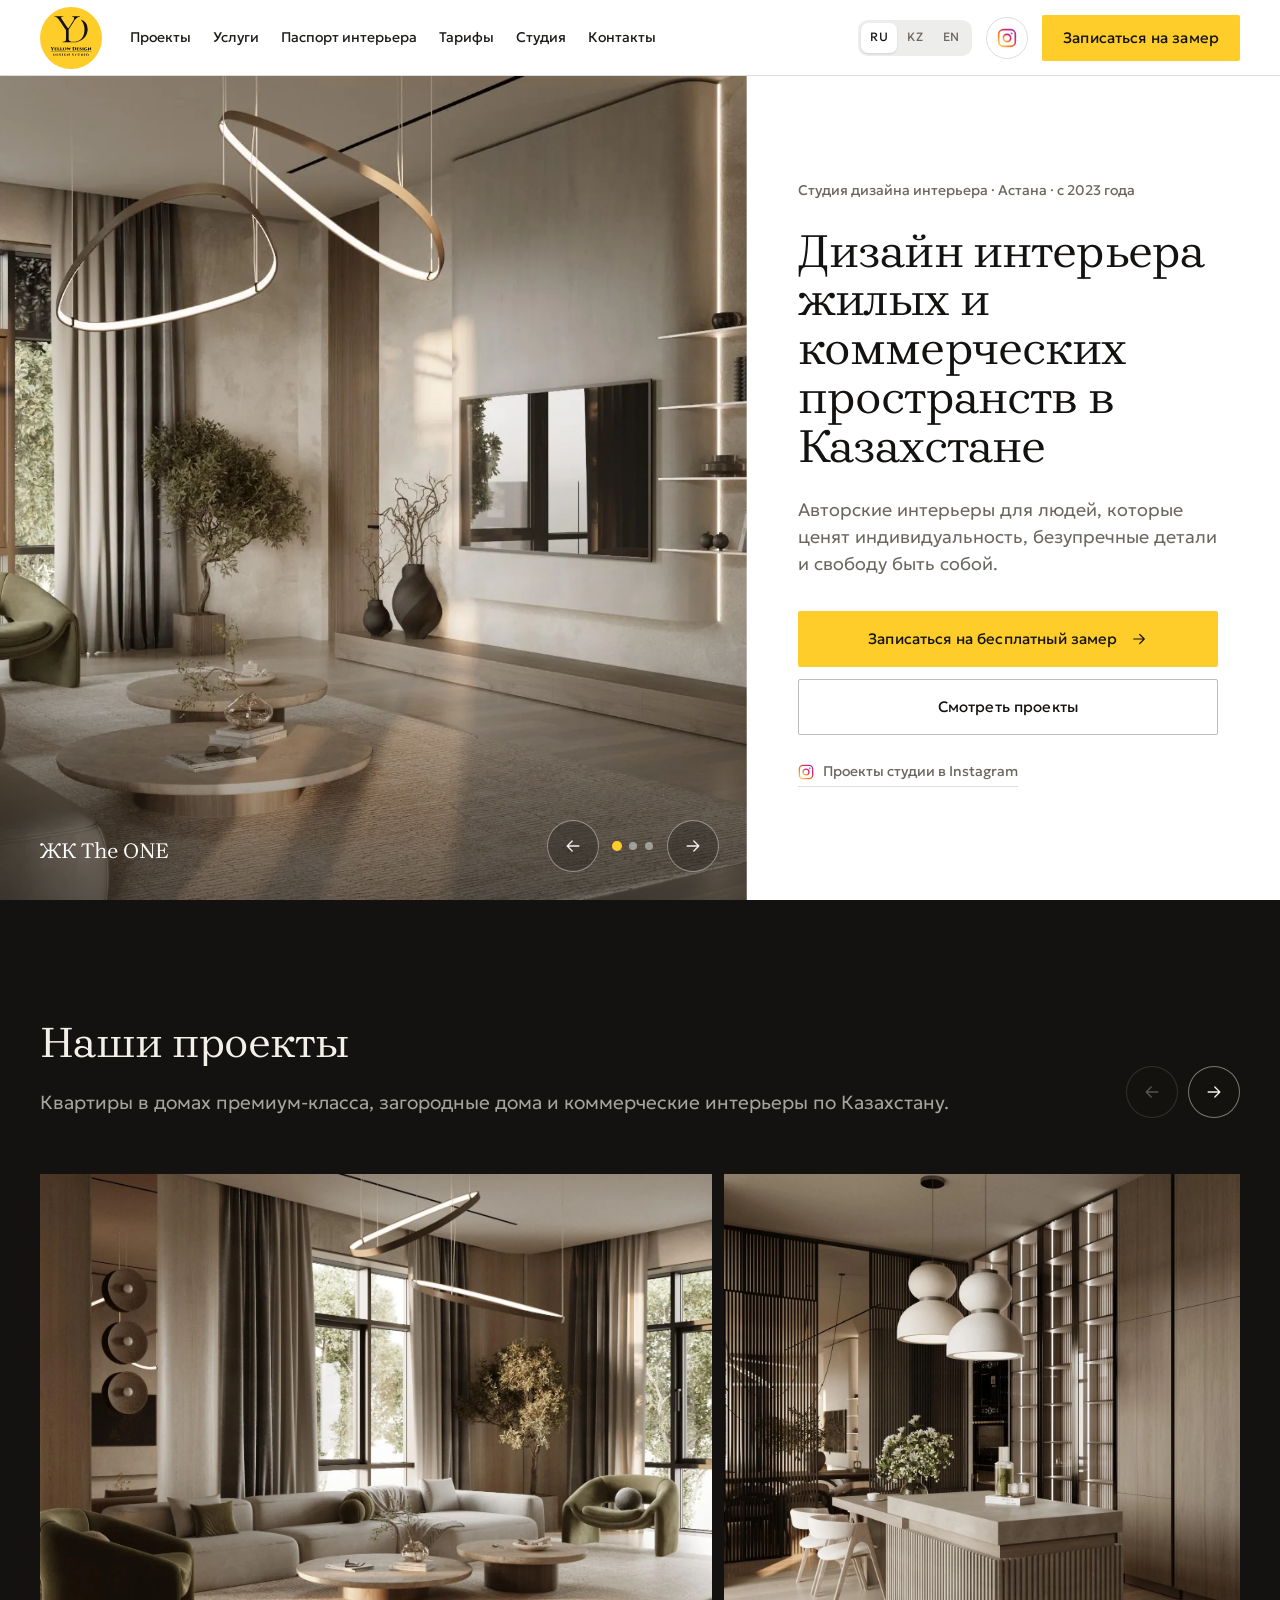
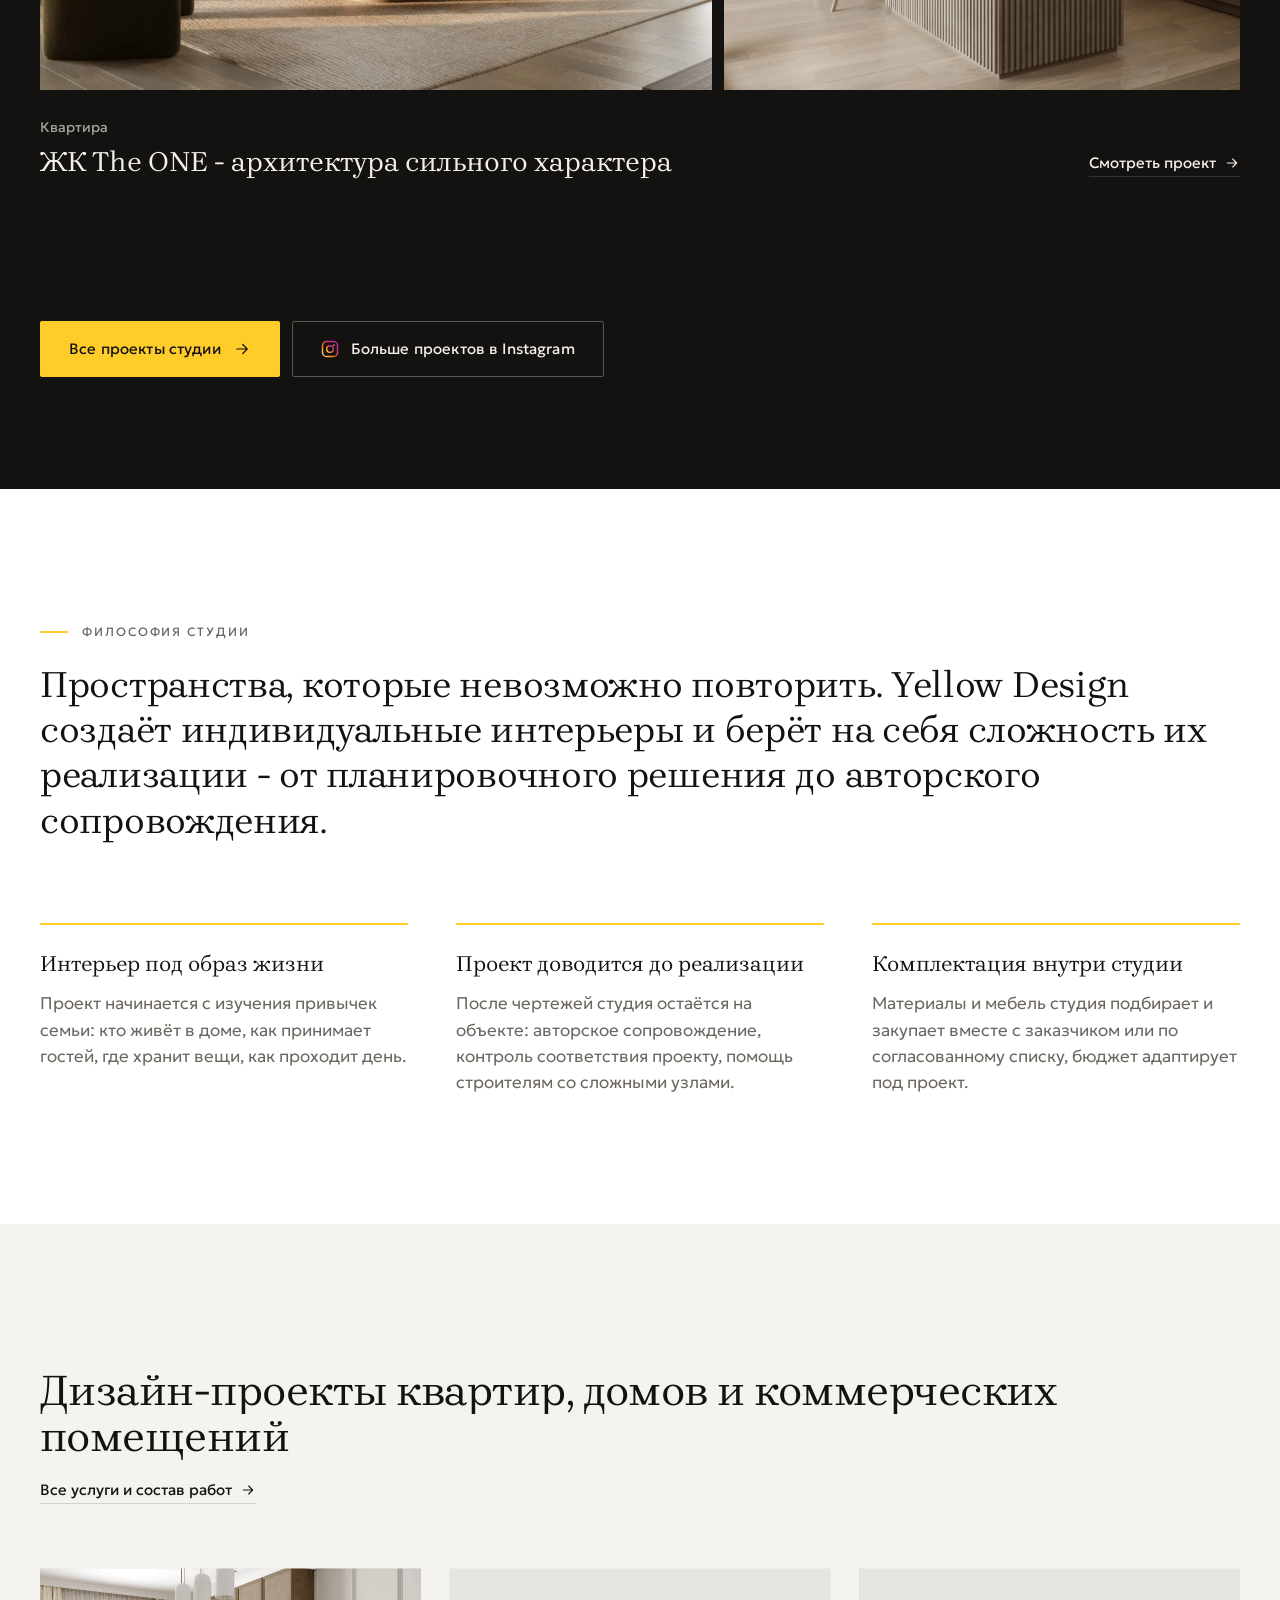
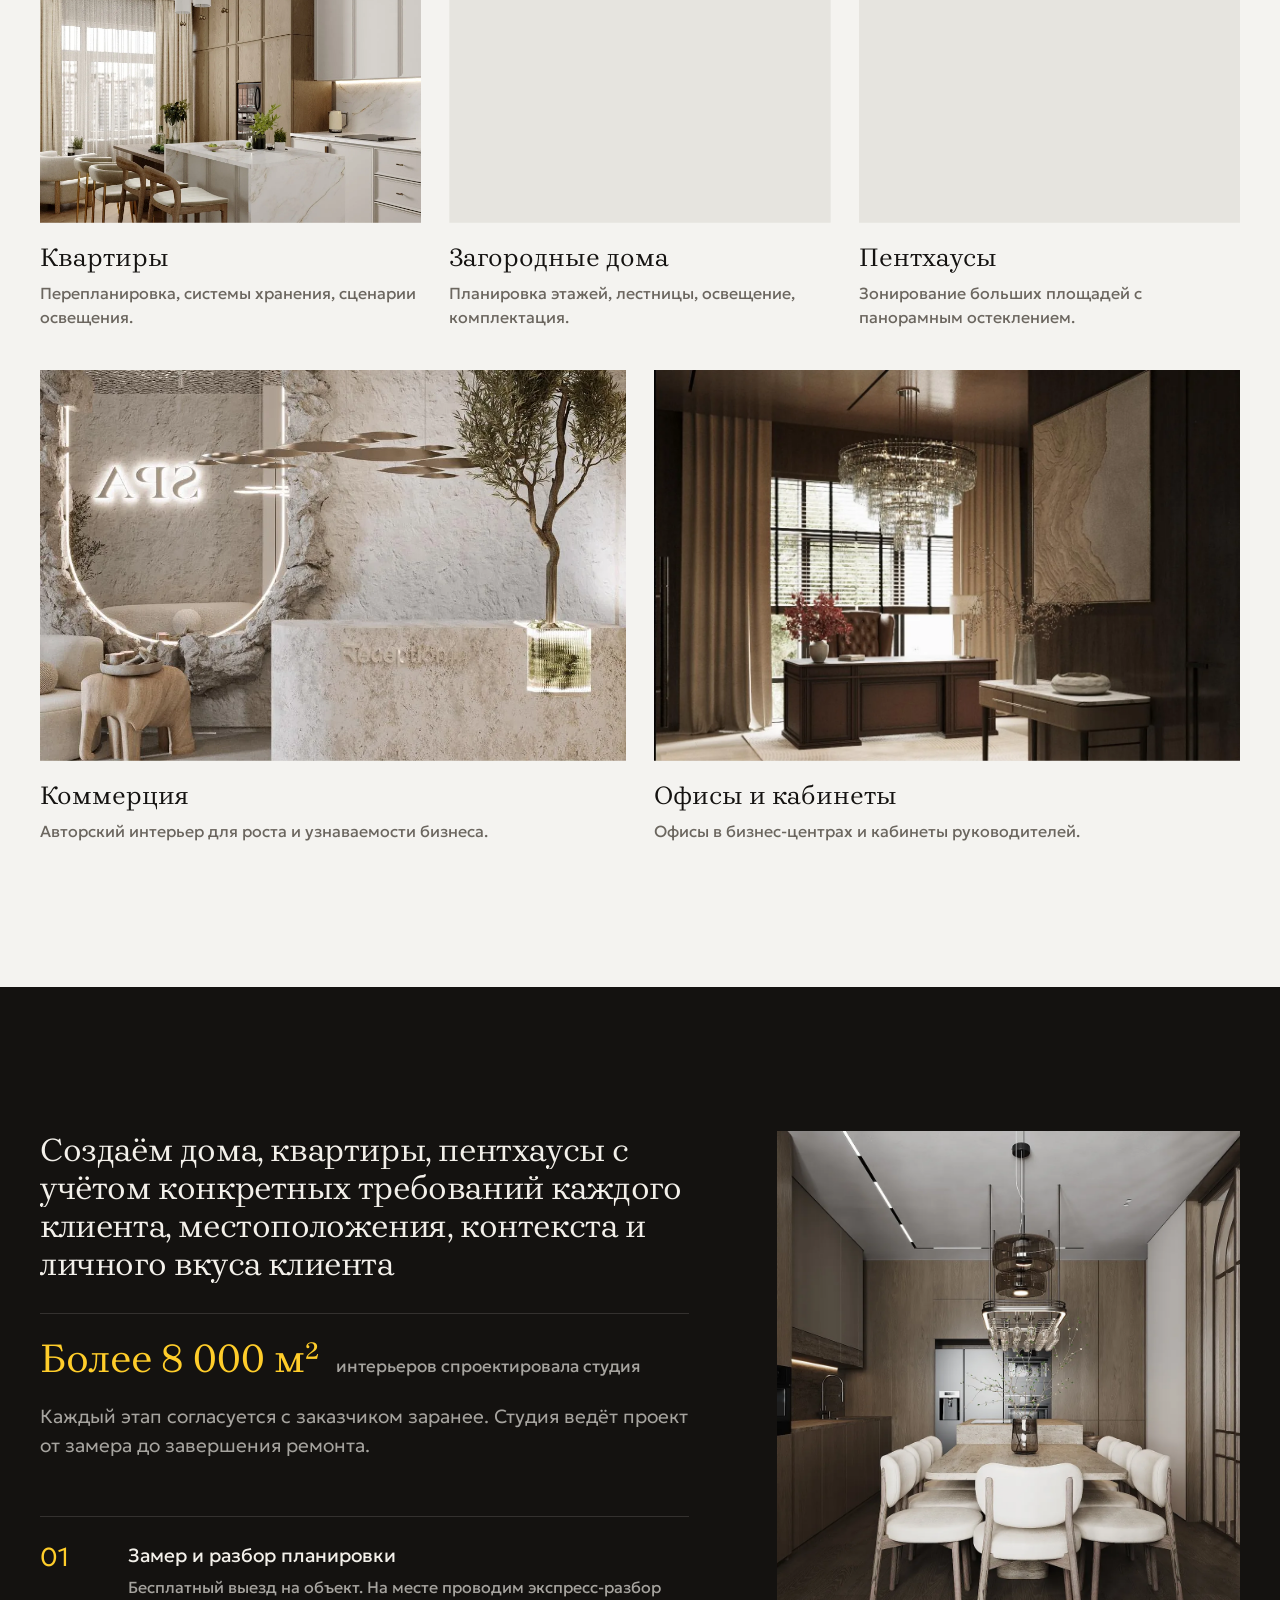
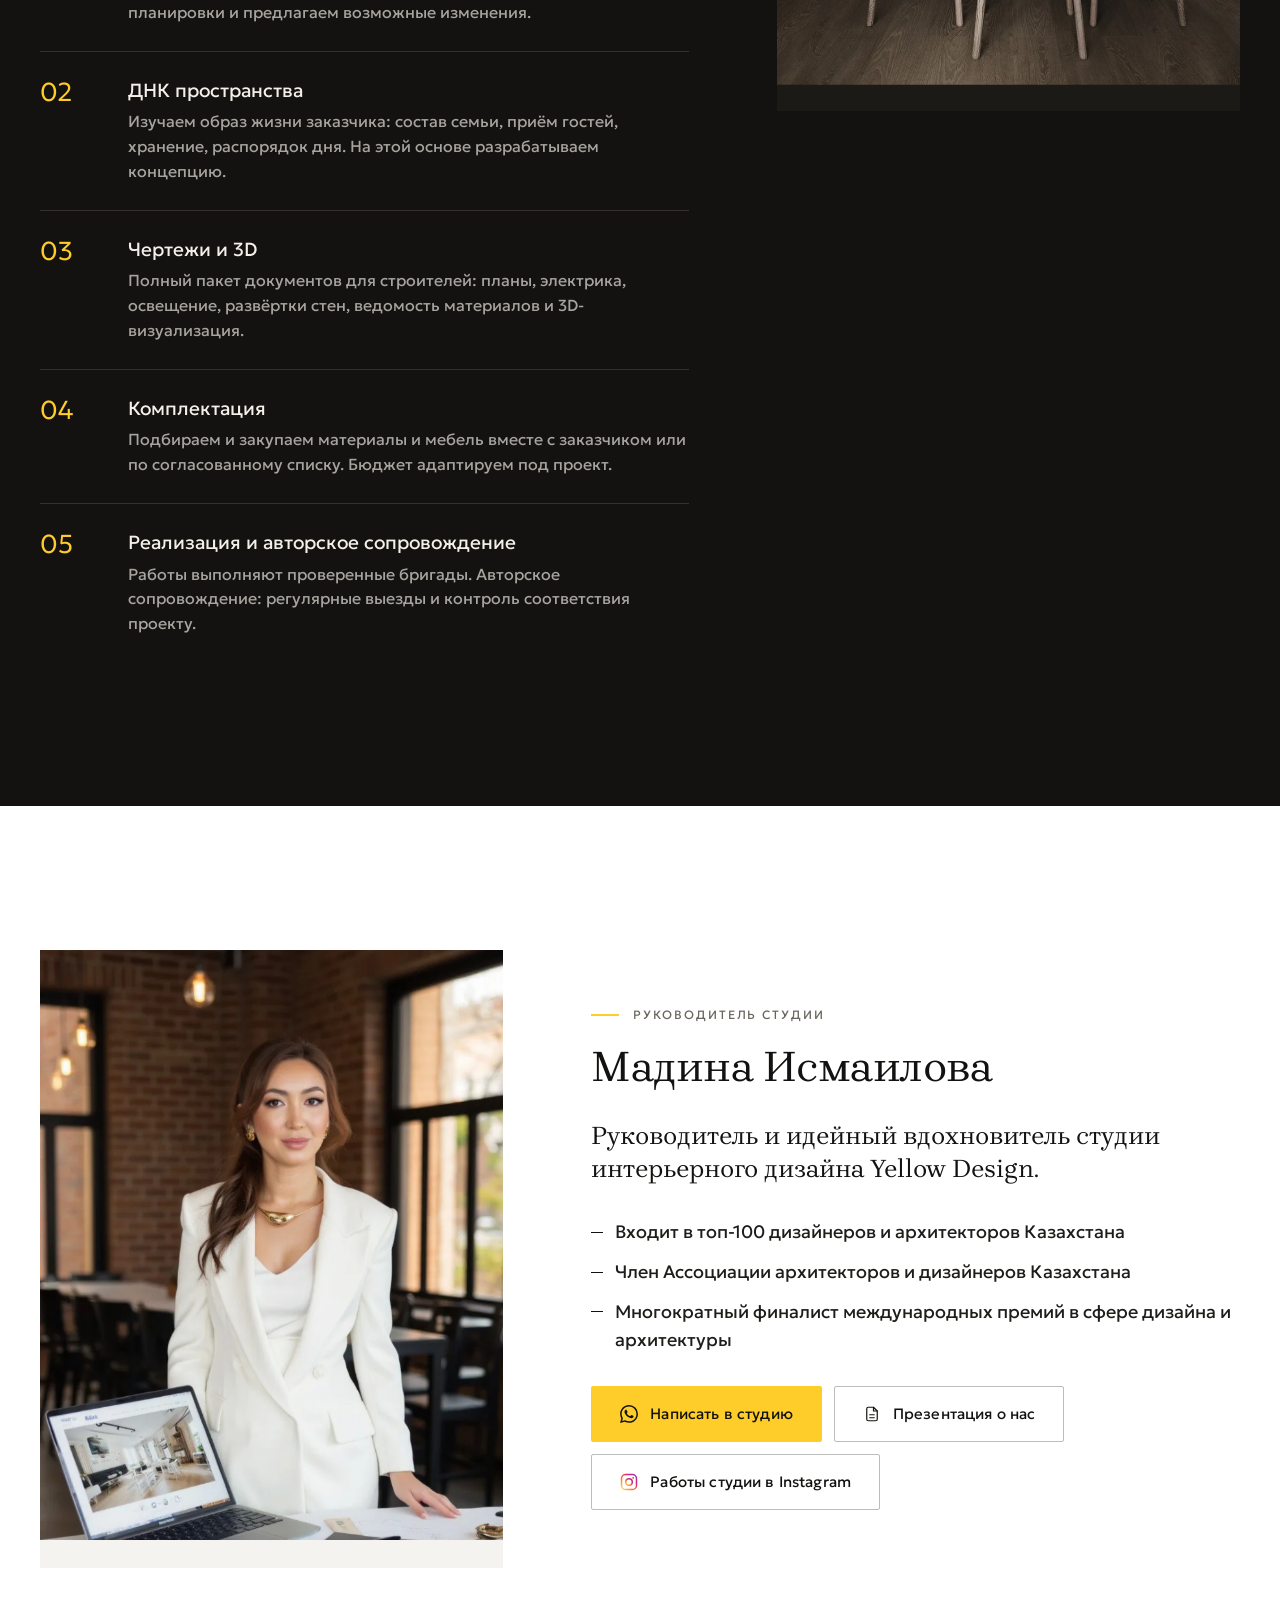
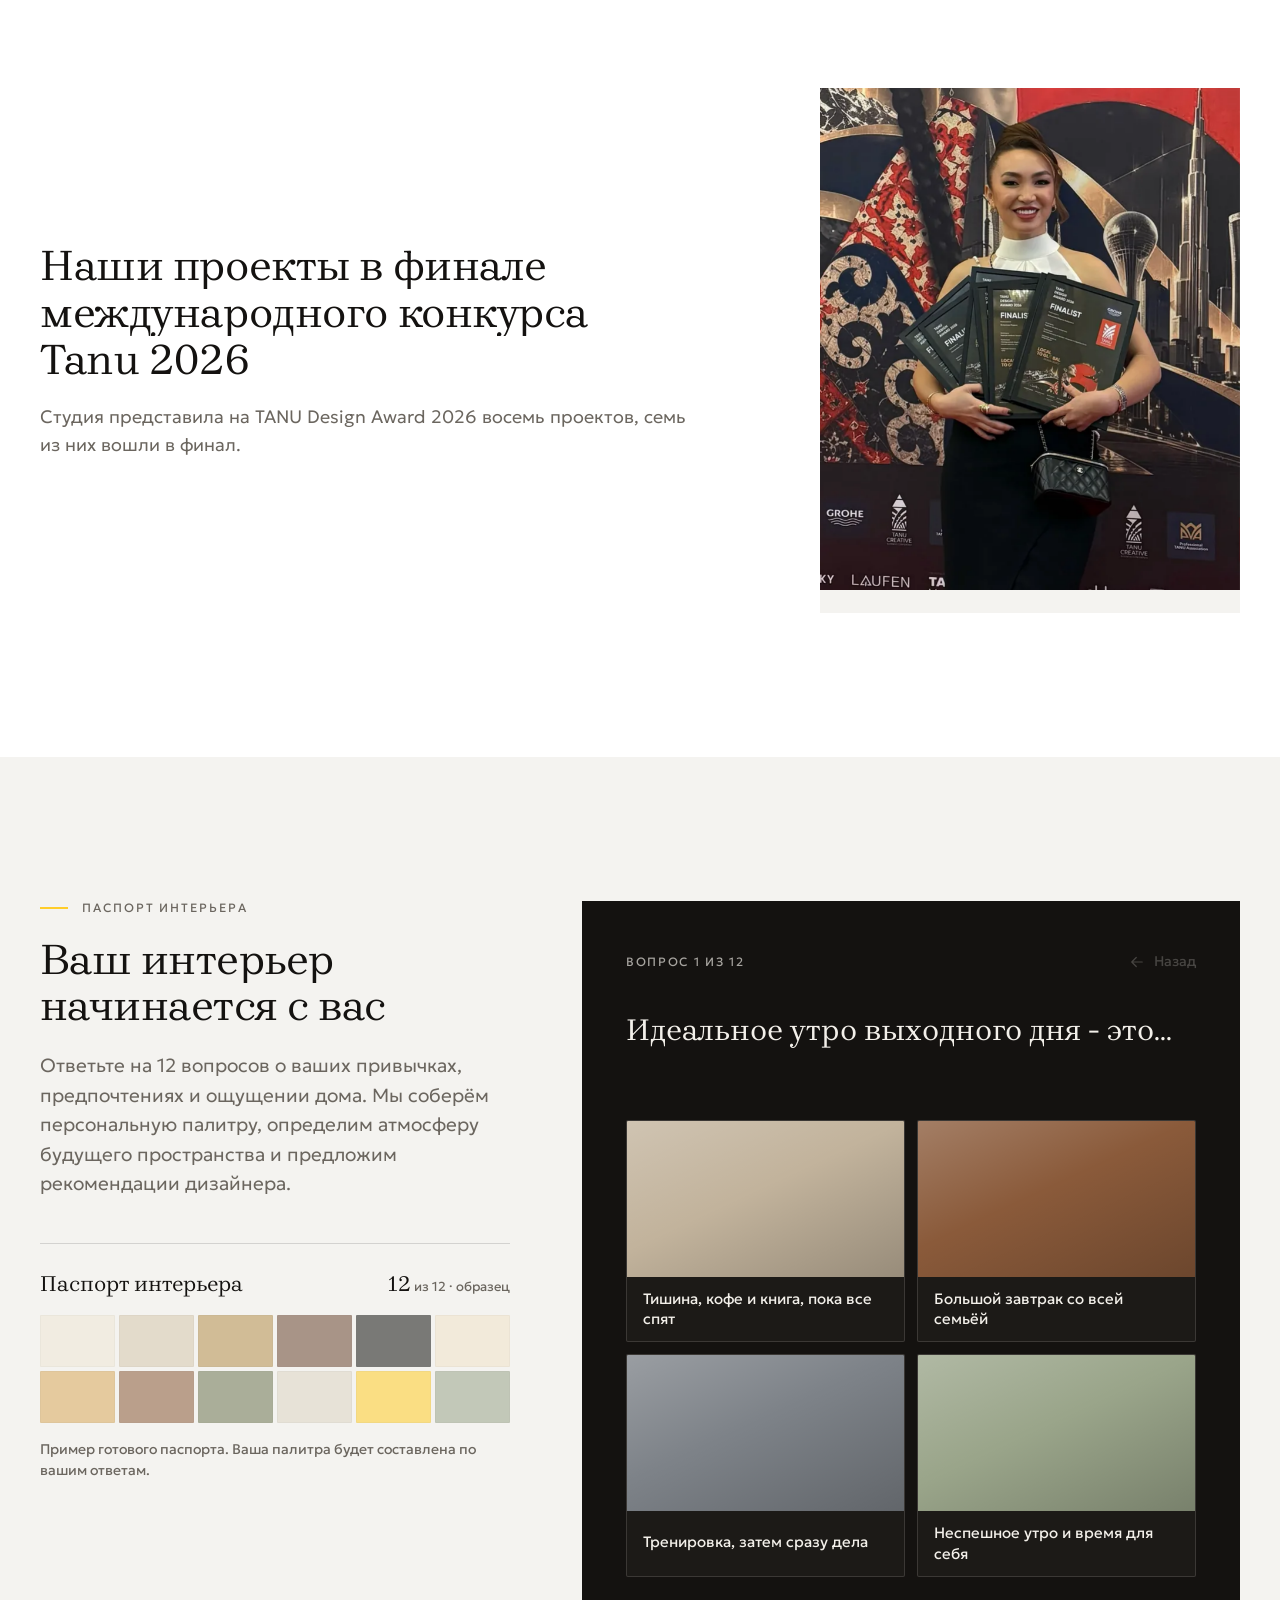
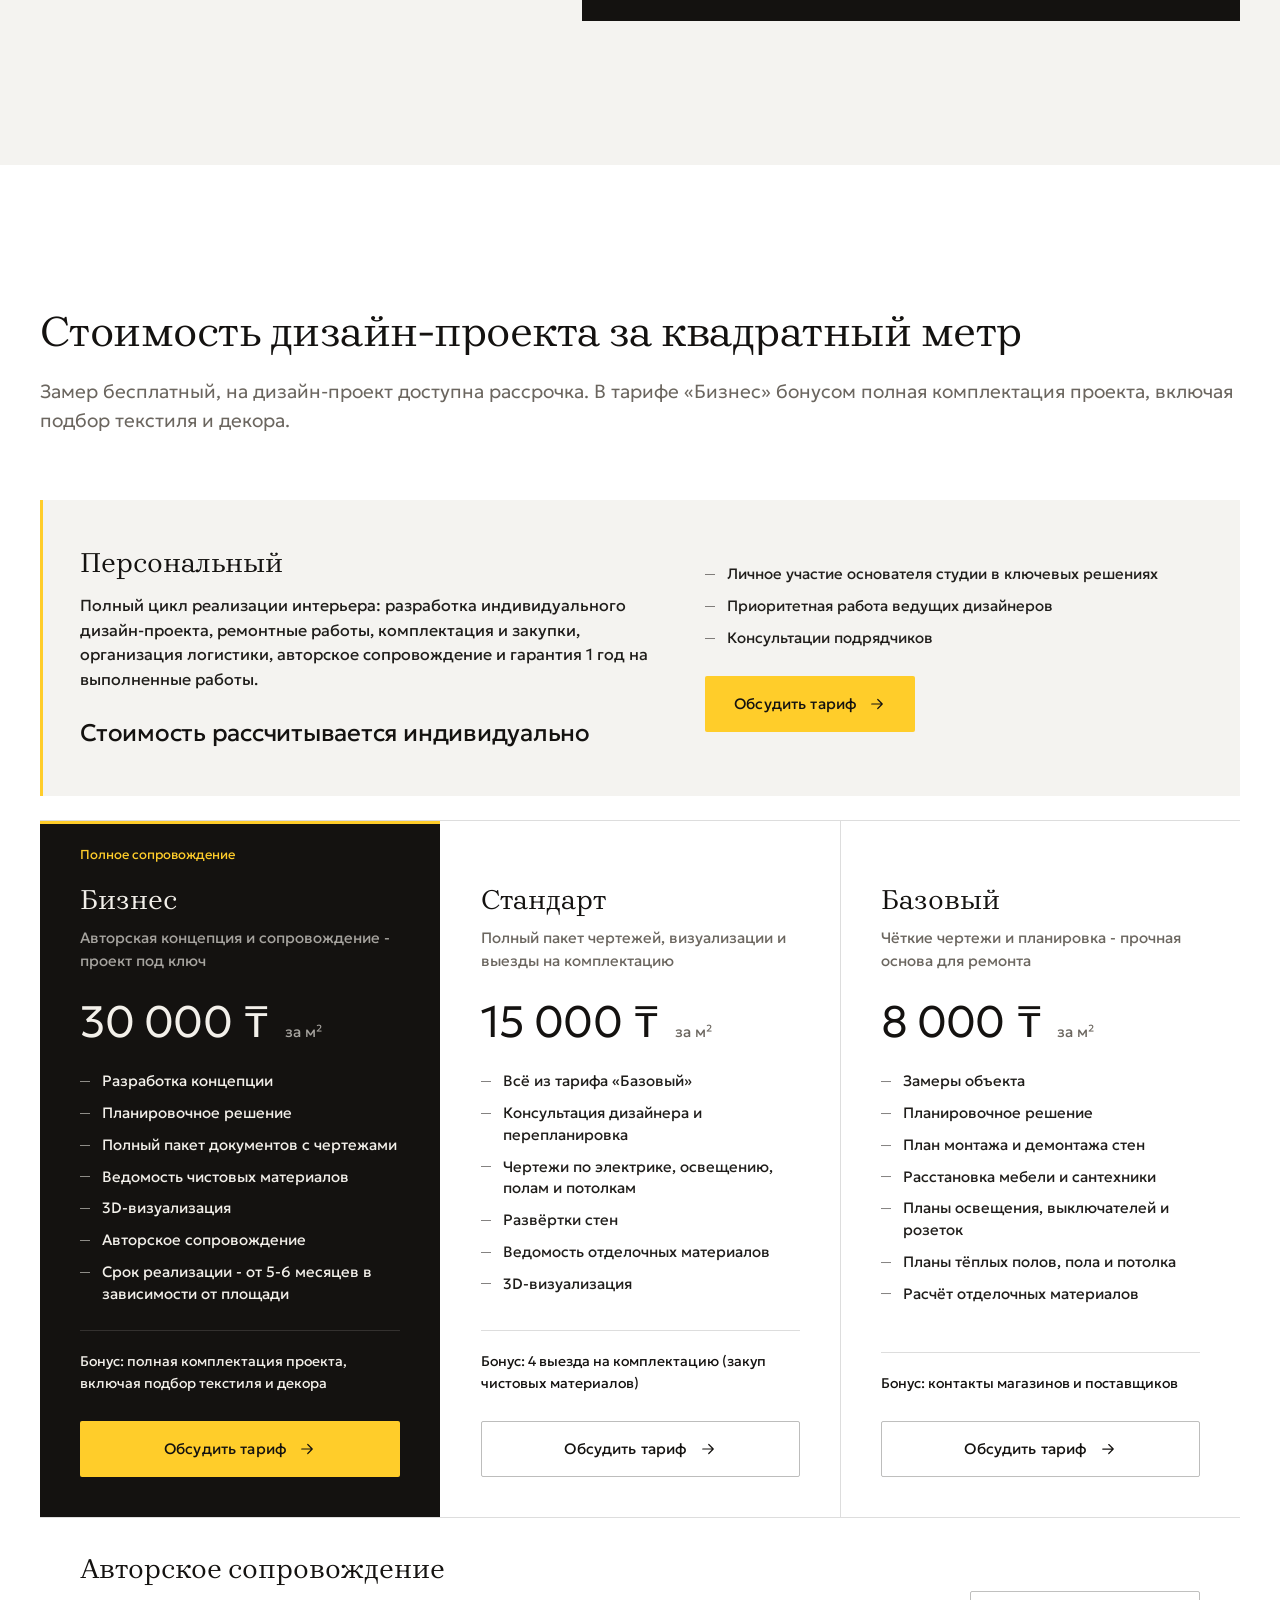
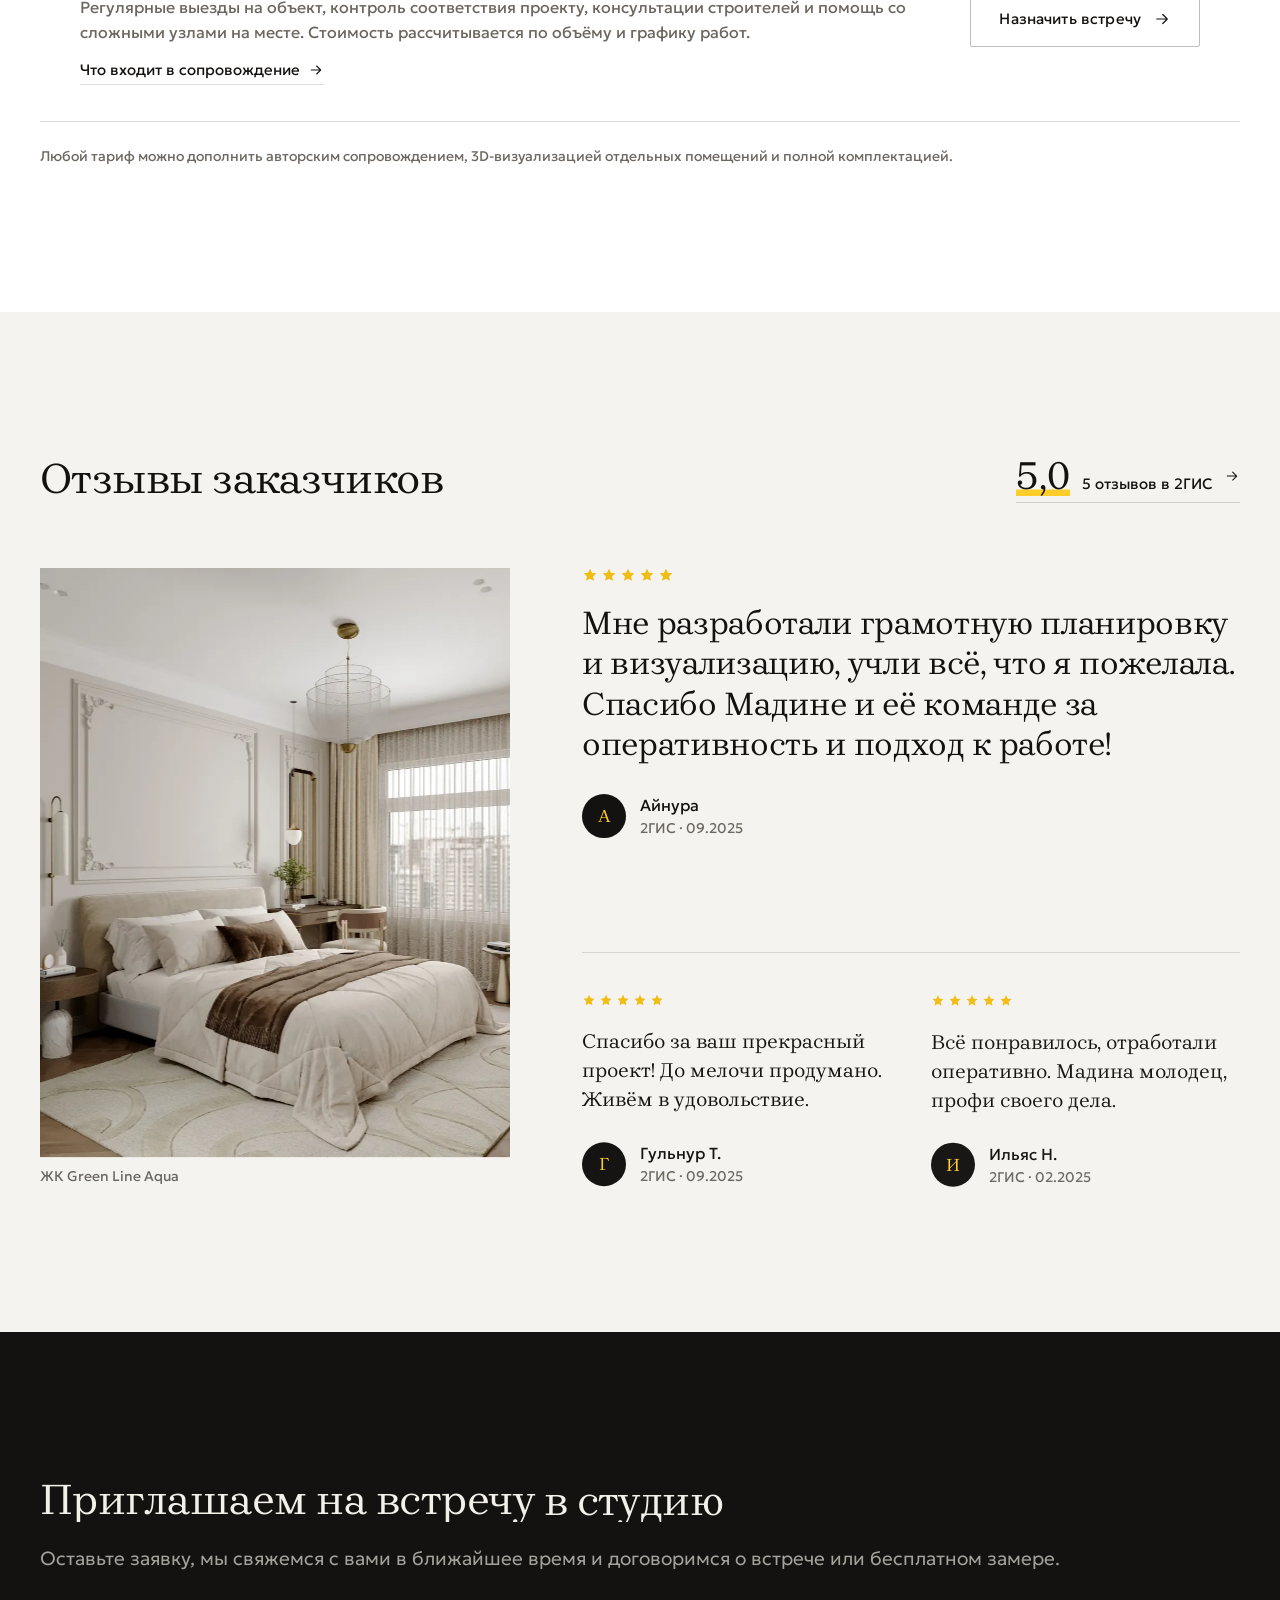
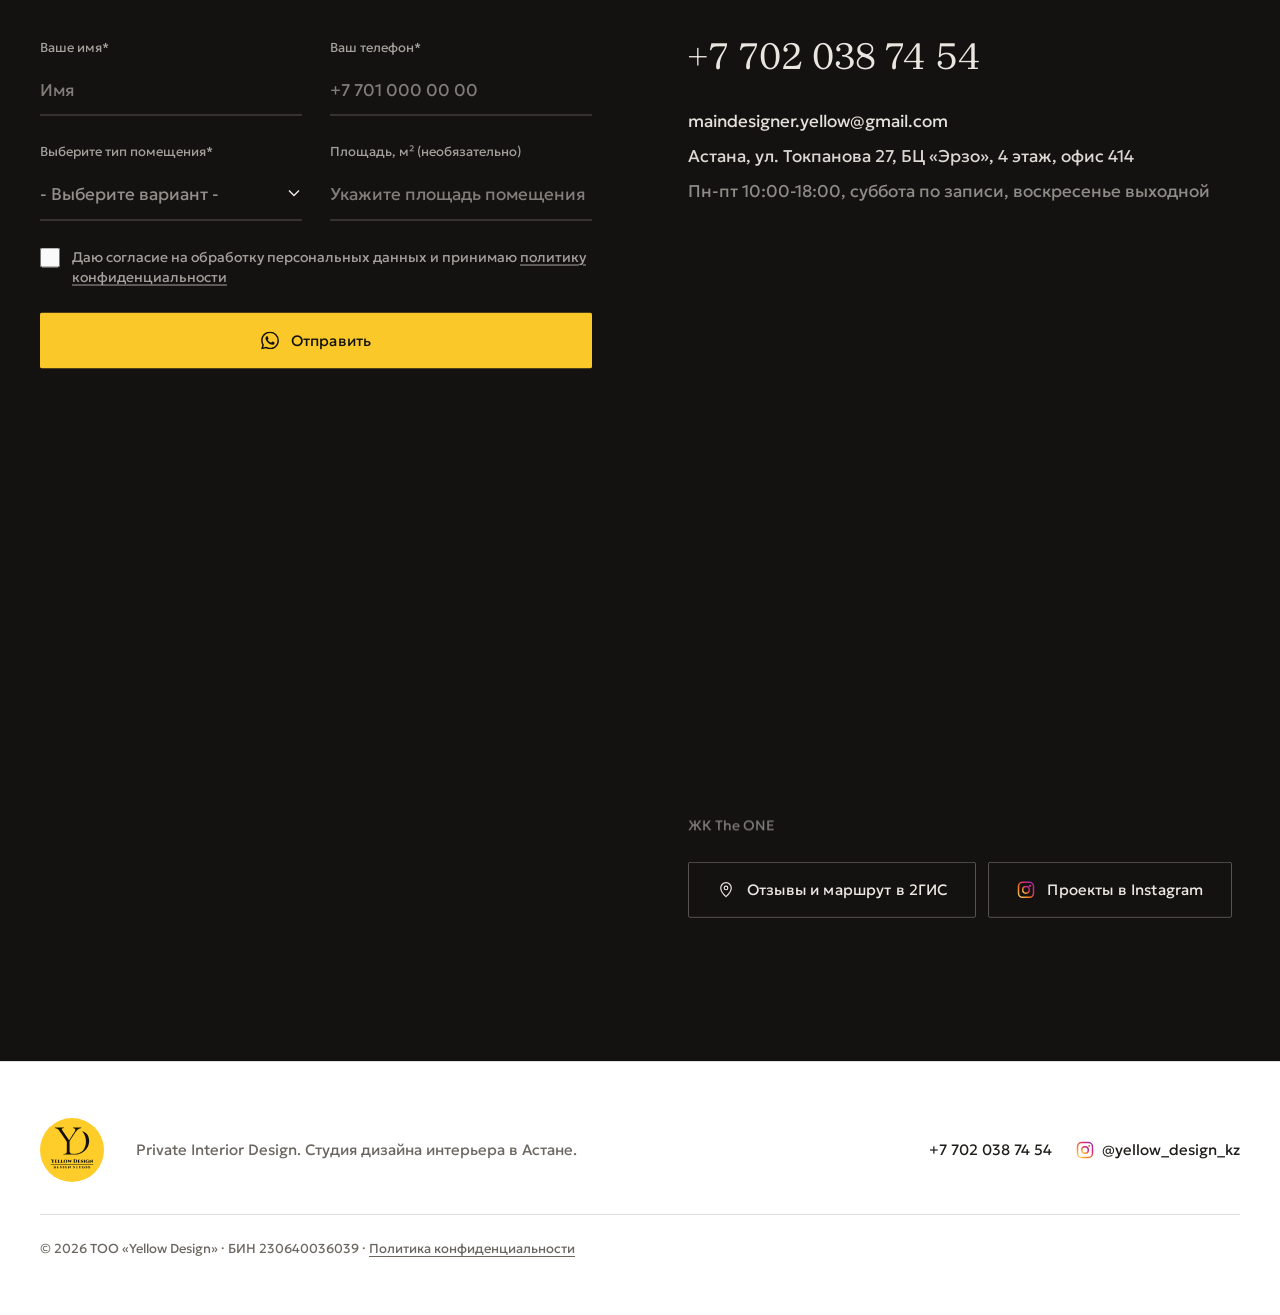
<file: index.html>
<!doctype html>
<html lang="ru">
<head>
<meta charset="utf-8">
<meta name="viewport" content="width=device-width, initial-scale=1, viewport-fit=cover">
<title>Yellow Design - студия дизайна интерьера в Астане</title>
<meta name="description" content="Авторские интерьеры квартир, домов, пентхаусов, SPA и офисов. Дизайн-проект от 8 000 ₸/м², замер бесплатно, комплектация и авторское сопровождение. Астана, Алматы, Боровое.">
<meta name="theme-color" content="#141210">
<meta name="format-detection" content="telephone=no">
<link rel="canonical" href="https://yellowdesign.kz/">
<meta name="robots" content="index, follow">
<meta property="og:type" content="website">
<meta property="og:site_name" content="Yellow Design">
<meta property="og:locale" content="ru_RU">
<meta property="og:url" content="https://yellowdesign.kz/">
<meta property="og:title" content="Yellow Design - студия дизайна интерьера в Астане">
<meta property="og:description" content="Авторские интерьеры квартир, домов, пентхаусов, SPA и офисов. Дизайн-проект от 8 000 ₸/м², замер бесплатно, комплектация и авторское сопровождение. Астана, Алматы, Боровое.">
<meta property="og:image" content="https://yellowdesign.kz/assets/og-image.jpg">
<meta property="og:image:width" content="1200">
<meta property="og:image:height" content="630">
<meta name="twitter:card" content="summary_large_image">
<meta name="twitter:title" content="Yellow Design - студия дизайна интерьера в Астане">
<meta name="twitter:description" content="Авторские интерьеры квартир, домов, пентхаусов, SPA и офисов. Дизайн-проект от 8 000 ₸/м², замер бесплатно, комплектация и авторское сопровождение. Астана, Алматы, Боровое.">
<meta name="twitter:image" content="https://yellowdesign.kz/assets/og-image.jpg">
<link rel="icon" href="favicon.ico?v=4" sizes="any">
<link rel="icon" type="image/png" sizes="32x32" href="assets/favicon-st32.png">
<link rel="icon" type="image/png" sizes="16x16" href="assets/favicon-st16.png">
<link rel="apple-touch-icon" href="assets/apple-touch-st.png">
<script type="application/ld+json">{"@context": "https://schema.org", "@type": ["InteriorDesigner", "LocalBusiness"], "name": "Yellow Design", "alternateName": "ТОО «Yellow Design»", "description": "Студия дизайна интерьера в Астане: дизайн-проекты квартир, домов, пентхаусов, коммерции и офисов, комплектация и авторское сопровождение.", "url": "https://yellowdesign.kz/", "image": "https://yellowdesign.kz/assets/og-image.jpg", "logo": "https://yellowdesign.kz/assets/logo-st.png", "telephone": "+77020387454", "email": "maindesigner.yellow@gmail.com", "priceRange": "8 000-30 000 ₸/м²", "address": {"@type": "PostalAddress", "streetAddress": "ул. Токпанова 27, БЦ «Эрзо», 4 этаж, офис 414", "addressLocality": "Астана", "addressCountry": "KZ"}, "areaServed": ["Астана", "Алматы", "Боровое", "Караганда", "Шымкент"], "openingHoursSpecification": [{"@type": "OpeningHoursSpecification", "dayOfWeek": ["Monday", "Tuesday", "Wednesday", "Thursday", "Friday"], "opens": "10:00", "closes": "18:00"}], "founder": {"@type": "Person", "name": "Мадина Исмаилова"}, "sameAs": ["https://www.instagram.com/yellow_design_kz/", "https://2gis.kz/astana/geo/70000001082961312"]}</script>
<link rel="preconnect" href="https://fonts.googleapis.com">
<link rel="preconnect" href="https://fonts.gstatic.com" crossorigin>
<link href="https://fonts.googleapis.com/css2?family=Brygada+1918:ital,wght@0,400;0,500;1,400&family=Geologica:wght@300;400;500&display=swap" rel="stylesheet">
<link rel="preload" as="image" href="assets/img/hero-one-d.webp" media="(min-width: 761px)">
<link rel="preload" as="image" href="assets/img/hero-one-m.webp" media="(max-width: 760px)">
<link rel="stylesheet" href="styles.css?v=20261120-1">
<script async src="https://www.googletagmanager.com/gtm.js?id=GTM-W5FBG4CQ"></script>
<script>
  window.dataLayer = window.dataLayer || [];
  function gtag(){dataLayer.push(arguments);}
  gtag('js', new Date());
  window.AW_CONV = {
    phone: 'AW-18586410078/dkqCCOuQpLwdEN642J5F',
    contact: 'AW-18586410078/bKToCNnVpbwdEN642J5F',
    form: 'AW-18586410078/_53WCI2kpLwdEN642J5F'
  };
  function gtag_report_conversion(url, sendTo) {
    var callback = function () {
      if (typeof(url) != 'undefined') {
        window.location = url;
      }
    };
    gtag('event', 'conversion', {
      'send_to': sendTo || window.AW_CONV.phone,
      'value': 1.0,
      'currency': 'USD',
      'event_callback': callback
    });
    return false;
  }
</script>
<script src="https://lead-bot.sultan-askarov-kz.workers.dev/t.js" data-site="yellowdesign" defer></script>
</head>
<body data-page="home">

<svg width="0" height="0" style="position:absolute" aria-hidden="true" focusable="false">
  <symbol id="ic-wa" viewBox="0 0 24 24"><path fill="currentColor" d="M17.472 14.382c-.297-.149-1.758-.867-2.03-.967-.273-.099-.471-.148-.67.15-.197.297-.767.966-.94 1.164-.173.199-.347.223-.644.075-.297-.15-1.255-.463-2.39-1.475-.883-.788-1.48-1.761-1.653-2.059-.173-.297-.018-.458.13-.606.134-.133.298-.347.446-.52.149-.174.198-.298.298-.497.099-.198.05-.371-.025-.52-.075-.149-.669-1.612-.916-2.207-.242-.579-.487-.5-.669-.51-.173-.008-.371-.01-.57-.01-.198 0-.52.074-.792.372-.272.297-1.04 1.016-1.04 2.479 0 1.462 1.065 2.875 1.213 3.074.149.198 2.096 3.2 5.077 4.487.709.306 1.262.489 1.694.625.712.227 1.36.195 1.871.118.571-.085 1.758-.719 2.006-1.413.248-.694.248-1.289.173-1.413-.074-.124-.272-.198-.57-.347m-5.421 7.403h-.004a9.87 9.87 0 0 1-5.031-1.378l-.361-.214-3.741.982.998-3.648-.235-.374a9.86 9.86 0 0 1-1.51-5.26c.001-5.45 4.436-9.884 9.888-9.884 2.64 0 5.122 1.03 6.988 2.898a9.825 9.825 0 0 1 2.893 6.994c-.003 5.45-4.437 9.884-9.885 9.884m8.413-18.297A11.815 11.815 0 0 0 12.05 0C5.495 0 .16 5.335.157 11.892c0 2.096.547 4.142 1.588 5.945L.057 24l6.305-1.654a11.882 11.882 0 0 0 5.683 1.448h.005c6.554 0 11.89-5.335 11.893-11.893a11.821 11.821 0 0 0-3.48-8.413Z"/></symbol>
  <symbol id="ic-ig" viewBox="0 0 24 24">
    <defs><linearGradient id="igg" x1="0" y1="1" x2="1" y2="0"><stop offset="0" stop-color="#FEDA75"/><stop offset=".35" stop-color="#FA7E1E"/><stop offset=".7" stop-color="#D62976"/><stop offset="1" stop-color="#962FBF"/></linearGradient></defs>
    <rect x="2" y="2" width="20" height="20" rx="5.5" fill="none" stroke="url(#igg)" stroke-width="2"/>
    <circle cx="12" cy="12" r="4.4" fill="none" stroke="url(#igg)" stroke-width="2"/>
    <circle cx="17.4" cy="6.6" r="1.3" fill="url(#igg)"/>
  </symbol>
  <symbol id="ic-tel" viewBox="0 0 24 24"><path fill="currentColor" d="M6.6 10.8a15.1 15.1 0 0 0 6.6 6.6l2.2-2.2c.3-.3.7-.4 1-.2 1.1.4 2.3.6 3.6.6.6 0 1 .4 1 1V20c0 .6-.4 1-1 1A17 17 0 0 1 3 4c0-.6.4-1 1-1h3.5c.6 0 1 .4 1 1 0 1.3.2 2.5.6 3.6.1.3 0 .7-.2 1l-2.3 2.2Z"/></symbol>
  <symbol id="ic-doc" viewBox="0 0 24 24"><path fill="none" stroke="currentColor" stroke-width="1.6" stroke-linejoin="round" d="M14 3H7a2 2 0 0 0-2 2v14a2 2 0 0 0 2 2h10a2 2 0 0 0 2-2V8z"/><path fill="none" stroke="currentColor" stroke-width="1.6" stroke-linejoin="round" stroke-linecap="round" d="M14 3v5h5M9 13h6M9 17h6"/></symbol>
  <symbol id="ic-arr" viewBox="0 0 24 24"><path fill="none" stroke="currentColor" stroke-width="1.6" stroke-linecap="round" stroke-linejoin="round" d="M5 12h14M13 6l6 6-6 6"/></symbol>
  <symbol id="ic-back" viewBox="0 0 24 24"><path fill="none" stroke="currentColor" stroke-width="1.6" stroke-linecap="round" stroke-linejoin="round" d="M19 12H5M11 6l-6 6 6 6"/></symbol>
  <symbol id="ic-x" viewBox="0 0 24 24"><path fill="none" stroke="currentColor" stroke-width="1.6" stroke-linecap="round" d="M6 6l12 12M18 6 6 18"/></symbol>
  <symbol id="ic-star" viewBox="0 0 24 24"><path fill="currentColor" d="M12 2.5l2.9 6.1 6.6.8-4.9 4.6 1.3 6.6L12 17.3l-5.9 3.3 1.3-6.6L2.5 9.4l6.6-.8z"/></symbol>
  <symbol id="ic-pin" viewBox="0 0 24 24"><path fill="none" stroke="currentColor" stroke-width="1.6" d="M12 21s7-6.2 7-11.5A7 7 0 0 0 5 9.5C5 14.8 12 21 12 21Z"/><circle cx="12" cy="9.5" r="2.4" fill="none" stroke="currentColor" stroke-width="1.6"/></symbol>
</svg>

<header class="hdr" id="top">
  <div class="hdr-in">
    <a class="logo" href="./" aria-label="Yellow Design - на главную"><img src="assets/logo-st.svg" width="220" height="220" alt="Yellow Design, студия дизайна интерьера"></a>
    <nav class="nav" aria-label="Разделы" data-i-aria="nav_aria">
      <a href="proekty/" data-i="nav_projects">Проекты</a>
      <a href="uslugi/" data-i="nav_services">Услуги</a>
      <a href="#pasport" data-i="nav_quiz">Паспорт интерьера</a>
      <a href="#tarify" data-i="nav_prices">Тарифы</a>
      <a href="#studiya" data-i="nav_studio">Студия</a>
      <a href="#kontakty" data-i="nav_contacts">Контакты</a>
    </nav>
    <div class="hdr-right">
      <div class="lang" role="group" aria-label="Язык сайта">
        <button type="button" data-lang="ru" aria-pressed="true" lang="ru">RU</button>
        <button type="button" data-lang="kk" aria-pressed="false">KZ</button>
        <button type="button" data-lang="en" aria-pressed="false" lang="en">EN</button>
      </div>
      <a class="ico-btn hdr-ig" href="https://www.instagram.com/yellow_design_kz/" target="_blank" rel="noopener" aria-label="Instagram"><svg width="20" height="20"><use href="#ic-ig"/></svg></a>
      <a class="hdr-tel" href="tel:+77020387454">+7 702 038 74 54</a>
      <button class="btn btn-y btn-sm hdr-cta" type="button" data-modal="zamer"><span data-i="cta_short">Записаться на замер</span></button>
      <button class="burger" type="button" aria-expanded="false" aria-controls="menu" aria-label="Меню"><span></span><span></span></button>
    </div>
  </div>
</header>

<div class="menu" id="menu" hidden>
  <nav class="menu-nav" aria-label="Меню">
      <a href="proekty/" data-i="nav_projects">Проекты</a>
      <a href="uslugi/" data-i="nav_services">Услуги</a>
      <a href="#pasport" data-i="nav_quiz">Паспорт интерьера</a>
      <a href="#tarify" data-i="nav_prices">Тарифы</a>
      <a href="#studiya" data-i="nav_studio">Студия</a>
      <a href="#kontakty" data-i="nav_contacts">Контакты</a>
  </nav>
  <div class="menu-acts">
    <button class="btn btn-y" type="button" data-modal="zamer"><span data-i="cta_zamer">Записаться на бесплатный замер</span></button>
    <a class="btn btn-line" data-wa="gen" href="https://wa.me/77020387454"><svg width="18" height="18"><use href="#ic-wa"/></svg><span>WhatsApp</span></a>
    <a class="btn btn-line" href="tel:+77020387454"><svg width="18" height="18"><use href="#ic-tel"/></svg><span>+7 702 038 74 54</span></a>
    <a class="btn btn-line" href="https://www.instagram.com/yellow_design_kz/" target="_blank" rel="noopener"><svg width="18" height="18"><use href="#ic-ig"/></svg><span>Instagram</span></a>
  </div>
</div>

<main>

<!-- Первый экран -->
<section class="hero" aria-labelledby="h1">
  <div class="hero-grid">
    <div class="hero-media">
      <div class="hero-pic" id="hero-pic" aria-roledescription="carousel" aria-label="Проекты студии" data-i-aria="nav_projects">
        <a class="hs on" href="proekty/#theone">
          <picture>
            <source media="(max-width: 760px)" srcset="assets/img/hero-one-m.webp" width="900" height="1125">
            <img src="assets/img/hero-one-d.webp" width="1302" height="1228" alt="Гостиная с панорамными окнами, светлым диваном и кольцевым светильником, проект студии в ЖК The ONE" fetchpriority="high">
          </picture>
          <span class="hs-cap">ЖК The ONE</span>
        </a>
        <a class="hs" href="proekty/#parkside" tabindex="-1">
          <picture><source media="(max-width: 760px)" srcset="assets/img/hero-2.webp" width="1200" height="1500"><img src="assets/img/hero-2-d.webp" width="1500" height="1415" alt="Спальня с рельефной стеной и подвесным светильником, проект студии в ЖК Parkside" loading="lazy" decoding="async" fetchpriority="low"></picture>
          <span class="hs-cap">ЖК Parkside</span>
        </a>
        <a class="hs" href="proekty/#vela" tabindex="-1">
          <picture><source media="(max-width: 760px)" srcset="assets/img/hero-3.webp" width="1200" height="1500"><img src="assets/img/hero-3-d.webp" width="1500" height="1415" alt="Спальня с мягким изголовьем и люстрой, проект студии в Vela Village" loading="lazy" decoding="async" fetchpriority="low"></picture>
          <span class="hs-cap">Vela Village</span>
        </a>
      </div>
      <div class="hero-ctrl">
        <button class="arrow arrow-on-dark" type="button" data-hd="-1" aria-label="Назад" data-i-aria="prev"><svg width="20" height="20"><use href="#ic-back"/></svg></button>
        <span class="hero-dots" aria-hidden="true"><i class="on"></i><i></i><i></i></span>
        <button class="arrow arrow-on-dark" type="button" data-hd="1" aria-label="Вперёд" data-i-aria="next"><svg width="20" height="20"><use href="#ic-arr"/></svg></button>
      </div>
    </div>
    <div class="hero-txt">
      <p class="hero-k" data-i="hero_kicker">Студия дизайна интерьера · Астана · с 2023 года</p>
      <h1 id="h1" data-i="hero_h1">Дизайн интерьера жилых и коммерческих пространств в Казахстане</h1>
      <p class="hero-lead" data-i="hero_lead">Авторские интерьеры для людей, которые ценят индивидуальность, безупречные детали и свободу быть собой.</p>
      <div class="hero-acts">
        <button class="btn btn-y" type="button" data-modal="zamer"><span data-i="cta_zamer">Записаться на бесплатный замер</span><svg width="18" height="18"><use href="#ic-arr"/></svg></button>
        <a class="btn btn-line" href="proekty/"><span data-i="cta_projects">Смотреть проекты</span></a>
      </div>
      <a class="hero-ig" href="https://www.instagram.com/yellow_design_kz/" target="_blank" rel="noopener"><svg width="16" height="16"><use href="#ic-ig"/></svg><span data-i="hero_ig">Проекты студии в Instagram</span></a>
    </div>
  </div>
</section>

<!-- Избранные проекты -->
<section class="feat dark" id="izbrannoe" aria-labelledby="feat-h">
  <div class="wrap feat-head">
    <div>
      <h2 id="feat-h" data-i="feat_h">Наши проекты</h2>
      <p class="lead" data-i="feat_lead">Квартиры в домах премиум-класса, загородные дома и коммерческие интерьеры по Казахстану.</p>
    </div>
    <div class="feat-nav">
      <button class="arrow arrow-on-dark" type="button" data-dir="-1" aria-label="Назад" data-i-aria="prev"><svg width="20" height="20"><use href="#ic-back"/></svg></button>
      <button class="arrow arrow-on-dark" type="button" data-dir="1" aria-label="Вперёд" data-i-aria="next"><svg width="20" height="20"><use href="#ic-arr"/></svg></button>
    </div>
  </div>
  <div class="feat-track" tabindex="0" aria-label="Наши проекты" data-i-aria="feat_h">
    <article class="fs">
      <a class="fs-pics" href="proekty/#theone" style="--a:2.302;grid-template-columns:1.302fr 1fr">
        <img src="assets/img/g/theone-02.webp" width="1600" height="1229" loading="lazy" decoding="async" alt="Гостиная с мягким диваном, круглыми столиками и подвесным светильником">
        <img src="assets/img/g/theone-05.webp" width="1346" height="1346" loading="lazy" decoding="async" alt="Кухня с рифлёным островом и витринами с подсветкой">
      </a>
      <div class="fs-cap wrap"><div><p class="spread-type" data-i="pt_kv">Квартира</p><h3 data-i="p_theone_h">ЖК The ONE - архитектура сильного характера</h3></div><a class="link link-on-dark" href="proekty/#theone"><span data-i="see_proj">Смотреть проект</span><svg width="16" height="16"><use href="#ic-arr"/></svg></a></div>
    </article>
    <article class="fs">
      <a class="fs-pics" href="proekty/#parkside" style="--a:2.467;grid-template-columns:1.667fr .8fr">
        <img src="assets/img/g/parkside-02.webp" width="1600" height="960" loading="lazy" decoding="async" alt="Гостиная-столовая со стеллажами и мягкими креслами">
        <img src="assets/img/g/parkside-04.webp" width="1280" height="1600" loading="lazy" decoding="async" alt="Прихожая со скруглённой стеной и подсвеченной нишей">
      </a>
      <div class="fs-cap wrap"><div><p class="spread-type" data-i="pt_kv">Квартира</p><h3 data-i="p_parkside_h">ЖК Parkside - спокойствие точных линий</h3></div><a class="link link-on-dark" href="proekty/#parkside"><span data-i="see_proj">Смотреть проект</span><svg width="16" height="16"><use href="#ic-arr"/></svg></a></div>
    </article>
    <article class="fs">
      <a class="fs-pics" href="proekty/#vela" style="--a:2.077;grid-template-columns:1fr 1.077fr">
        <img src="assets/img/g/vela-01.webp" width="1600" height="1600" loading="lazy" decoding="async" alt="Гостиная загородного дома с резными панелями в казахском орнаменте">
        <img src="assets/img/g/vela-02.webp" width="1600" height="1485" loading="lazy" decoding="async" alt="Гостиная с белыми диванами, камином и стеклянными подвесами">
      </a>
      <div class="fs-cap wrap"><div><p class="spread-type" data-i="pt_dom">Загородный дом</p><h3 data-i="p_vela_h">Vela Village - национальный код в современном доме</h3></div><a class="link link-on-dark" href="proekty/#vela"><span data-i="see_proj">Смотреть проект</span><svg width="16" height="16"><use href="#ic-arr"/></svg></a></div>
    </article>
    <article class="fs">
      <a class="fs-pics" href="proekty/#spa" style="--a:2.135;grid-template-columns:1.03fr 1.105fr">
        <img src="assets/img/g/spa-02.webp" width="1080" height="1049" loading="lazy" decoding="async" alt="Лаундж SPA с круглым световым проёмом в потолке">
        <img src="assets/img/g/spa-06.webp" width="1600" height="1448" loading="lazy" decoding="async" alt="Хаммам: каменные лежаки и свет по периметру потолка">
      </a>
      <div class="fs-cap wrap"><div><p class="spread-type" data-i="pt_biz">Коммерция</p><h3 data-i="p_spa_h">SPA-комплекс - камень, свет и тишина</h3></div><a class="link link-on-dark" href="proekty/#spa"><span data-i="see_proj">Смотреть проект</span><svg width="16" height="16"><use href="#ic-arr"/></svg></a></div>
    </article>
    <article class="fs">
      <a class="fs-pics" href="proekty/#dara" style="--a:1.785;grid-template-columns:1fr 1fr">
        <img src="assets/img/g/dara-01.webp" width="1428" height="1600" loading="lazy" decoding="async" alt="Гостиная в неоклассике: мраморная стена с камином и латунные светильники">
        <img src="assets/img/g/dara-02.webp" width="1428" height="1600" loading="lazy" decoding="async" alt="Столовая с латунной люстрой и окном в пол">
      </a>
      <div class="fs-cap wrap"><div><p class="spread-type" data-i="pt_kv">Квартира</p><h3 data-i="p_dara_h">ЖК Dara Residence - неоклассика в мягком свете</h3></div><a class="link link-on-dark" href="proekty/#dara"><span data-i="see_proj">Смотреть проект</span><svg width="16" height="16"><use href="#ic-arr"/></svg></a></div>
    </article>
  </div>
  <div class="wrap feat-foot">
    <a class="btn btn-y" href="proekty/"><span data-i="all_proj">Все проекты студии</span><svg width="18" height="18"><use href="#ic-arr"/></svg></a>
    <a class="btn btn-line btn-on-dark" href="https://www.instagram.com/yellow_design_kz/" target="_blank" rel="noopener"><svg width="18" height="18"><use href="#ic-ig"/></svg><span data-i="ig_more">Больше проектов в Instagram</span></a>
  </div>
</section>

<!-- Философия -->
<section class="philo sec" id="filosofiya" aria-labelledby="philo-h">
  <div class="wrap">
    <p class="kicker" data-i="philo_k">Философия студии</p>
    <h2 id="philo-h" class="statement" data-i="philo_h">Пространства, которые невозможно повторить. Yellow Design создаёт индивидуальные интерьеры и берёт на себя сложность их реализации - от планировочного решения до авторского сопровождения.</h2>
    <ul class="philo-list">
      <li><h3 data-i="ph1_h">Интерьер под образ жизни</h3><p data-i="ph1_p">Проект начинается с изучения привычек семьи: кто живёт в доме, как принимает гостей, где хранит вещи, как проходит день.</p></li>
      <li><h3 data-i="ph2_h">Проект доводится до реализации</h3><p data-i="ph2_p">После чертежей студия остаётся на объекте: авторское сопровождение, контроль соответствия проекту, помощь строителям со сложными узлами.</p></li>
      <li><h3 data-i="ph3_h">Комплектация внутри студии</h3><p data-i="ph3_p">Материалы и мебель студия подбирает и закупает вместе с заказчиком или по согласованному списку, бюджет адаптирует под проект.</p></li>
    </ul>
  </div>
</section>

<!-- Услуги -->
<section class="services sec stone" id="uslugi" aria-labelledby="srv-h">
  <div class="wrap">
    <div class="head head-row">
      <h2 id="srv-h" data-i="srv_h">Дизайн-проекты квартир, домов и коммерческих помещений</h2>
      <a class="link" href="uslugi/"><span data-i="srv_all">Все услуги и состав работ</span><svg width="16" height="16"><use href="#ic-arr"/></svg></a>
    </div>
    <ul class="srv-cards">
      <li><a href="uslugi/#kvartiry"><span class="sc-img"><img src="assets/img/s-kvartiry.webp?v=3" width="900" height="600" loading="lazy" decoding="async" alt="Кухня-гостиная с мраморным островом и барными стульями"></span><h3 data-i="s1_h">Квартиры</h3><p data-i="sc1">Перепланировка, системы хранения, сценарии освещения.</p></a></li>
      <li><a href="uslugi/#kottedzhi"><span class="sc-img"><img src="assets/img/s-kottedzhi.webp?v=3" width="900" height="599" loading="lazy" decoding="async" alt="Лаундж под стеклянной крышей с гирляндами и деревьями в кадках"></span><h3 data-i="s2_h">Загородные дома</h3><p data-i="sc2">Планировка этажей, лестницы, освещение, комплектация.</p></a></li>
      <li><a href="uslugi/#penthausy"><span class="sc-img"><img src="assets/img/s-penthaus.webp?v=3" width="900" height="599" loading="lazy" decoding="async" alt="Столовая с длинным столом и рельефной картиной"></span><h3 data-i="s3_h">Пентхаусы</h3><p data-i="sc3">Зонирование больших площадей с панорамным остеклением.</p></a></li>
      <li><a href="uslugi/#kommerciya"><span class="sc-img"><img src="assets/img/s-kommerciya.webp?v=3" width="900" height="599" loading="lazy" decoding="async" alt="Ресепшн SPA-комплекса с каменной стойкой, световой аркой и деревом"></span><h3 data-i="s4_h">Коммерция</h3><p data-i="sc4">Авторский интерьер для роста и узнаваемости бизнеса.</p></a></li>
      <li><a href="uslugi/#ofisy"><span class="sc-img"><img src="assets/img/s-ofisy.webp?v=3" width="900" height="599" loading="lazy" decoding="async" alt="Кабинет с деревянным письменным столом, хрустальной люстрой и рельефным панно"></span><h3 data-i="s5_h">Офисы и кабинеты</h3><p data-i="sc5">Офисы в бизнес-центрах и кабинеты руководителей.</p></a></li>
    </ul>
  </div>
</section>

<!-- Как ведём проект -->
<section class="process sec dark" id="kak-rabotaem" aria-labelledby="proc-h">
  <div class="wrap proc-grid">
    <div class="proc-txt">
      <h2 id="proc-h" data-i="proc_h">Создаём дома, квартиры, пентхаусы с учётом конкретных требований каждого клиента, местоположения, контекста и личного вкуса клиента</h2>
      <p class="proc-stat"><b data-i="proc_stat_n">Более 8&nbsp;000&nbsp;м²</b><span data-i="proc_stat">интерьеров спроектировала студия</span></p>
      <p class="lead" data-i="proc_lead">Каждый этап согласуется с заказчиком заранее. Студия ведёт проект от замера до завершения ремонта.</p>
      <ol class="steps">
        <li><span class="n">01</span><div><h3 data-i="st1_h">Замер и разбор планировки</h3><p data-i="st1_p">Бесплатный выезд на объект. На месте проводим экспресс-разбор планировки и предлагаем возможные изменения.</p></div></li>
        <li><span class="n">02</span><div><h3 data-i="st2_h">ДНК пространства</h3><p data-i="st2_p">Изучаем образ жизни заказчика: состав семьи, приём гостей, хранение, распорядок дня. На этой основе разрабатываем концепцию.</p></div></li>
        <li><span class="n">03</span><div><h3 data-i="st3_h">Чертежи и 3D</h3><p data-i="st3_p">Полный пакет документов для строителей: планы, электрика, освещение, развёртки стен, ведомость материалов и 3D-визуализация.</p></div></li>
        <li><span class="n">04</span><div><h3 data-i="st4_h">Комплектация</h3><p data-i="st4_p">Подбираем и закупаем материалы и мебель вместе с заказчиком или по согласованному списку. Бюджет адаптируем под проект.</p></div></li>
        <li><span class="n">05</span><div><h3 data-i="st5_h">Реализация и авторское сопровождение</h3><p data-i="st5_p">Работы выполняют проверенные бригады. Авторское сопровождение: регулярные выезды и контроль соответствия проекту.</p></div></li>
      </ol>
    </div>
    <div class="proc-media">
      <figure class="proc-img rv"><img src="assets/img/g/parkside-06.webp" width="1280" height="1600" loading="lazy" decoding="async" alt="Столовая с белыми стульями, стеклянной люстрой и встроенной кухней, проект студии в ЖК Parkside"></figure>
    </div>
  </div>
</section>

<!-- Руководитель -->
<section class="founder sec" id="studiya" aria-labelledby="f-h">
  <div class="wrap f-grid">
    <figure class="f-img rv"><img src="assets/img/madina.webp" width="714" height="1280" loading="lazy" decoding="async" alt="Мадина Исмаилова, руководитель студии Yellow Design"></figure>
    <div class="f-txt">
      <p class="kicker" data-i="f_kicker">Руководитель студии</p>
      <h2 id="f-h" data-i="f_h">Мадина Исмаилова</h2>
      <p class="f-lead" data-i="f_lead">Руководитель и идейный вдохновитель студии интерьерного дизайна Yellow Design.</p>
      <ul class="f-list">
        <li data-i="f_1">Входит в топ-100 дизайнеров и архитекторов Казахстана</li>
        <li data-i="f_2">Член Ассоциации архитекторов и дизайнеров Казахстана</li>
        <li data-i="f_3">Многократный финалист международных премий в сфере дизайна и архитектуры</li>
      </ul>
      <div class="f-acts">
        <a class="btn btn-y" data-wa="gen" href="https://wa.me/77020387454"><svg width="18" height="18"><use href="#ic-wa"/></svg><span data-i="f_cta">Написать в студию</span></a>
        <a class="btn btn-line" href="assets/docs/yellow-design-presentation.pdf" target="_blank" rel="noopener"><svg width="18" height="18"><use href="#ic-doc"/></svg><span data-i="f_pdf">Презентация о нас</span></a>
        <a class="btn btn-line" href="https://www.instagram.com/yellow_design_kz/" target="_blank" rel="noopener"><svg width="18" height="18"><use href="#ic-ig"/></svg><span data-i="f_ig">Работы студии в Instagram</span></a>
      </div>
    </div>
  </div>
  <div class="wrap award-grid">
    <figure class="award-fig rv"><img src="assets/img/award.webp" width="800" height="1000" loading="lazy" decoding="async" alt="Мадина Исмаилова с дипломами финалиста TANU Design Award 2026"></figure>
    <div class="award-txt">
      <h3 data-i="award_h">Наши проекты в финале международного конкурса Tanu 2026</h3>
      <p data-i="award_cap">Студия представила на TANU Design Award 2026 восемь проектов, семь из них вошли в финал.</p>
    </div>
  </div>
</section>

<!-- Паспорт интерьера -->
<section class="quiz sec stone" id="pasport" aria-labelledby="quiz-h">
  <div class="wrap qz-grid">
    <div class="qz-side">
      <p class="kicker" data-i="quiz_kicker">Паспорт интерьера</p>
      <h2 id="quiz-h" data-i="quiz_h">Ваш интерьер начинается с вас</h2>
      <p class="lead" data-i="quiz_lead">Ответьте на 12 вопросов о ваших привычках, предпочтениях и ощущении дома. Мы соберём персональную палитру, определим атмосферу будущего пространства и предложим рекомендации дизайнера.</p>
      <aside class="pass" aria-label="Паспорт интерьера" data-i-aria="quiz_kicker">
        <div class="pass-head">
          <p class="pass-t" data-i="pass_t">Паспорт интерьера</p>
          <p class="pass-n"><b>0</b> <span class="live" data-i="pass_of">из 12 ответов</span><span class="smp" data-i="pass_sample">из 12 · образец</span></p>
        </div>
        <div class="pass-sw" aria-hidden="true"></div>
        <p class="pass-hint"><span class="live" data-i="pass_hint">Каждый ответ добавляет цвет в паспорт. Итоговая палитра соберётся из цветов, которые повторяются в ваших ответах чаще всего.</span><span class="smp" data-i="pass_hint0">Пример готового паспорта. Ваша палитра будет составлена по вашим ответам.</span></p>
      </aside>
    </div>

    <div class="qz" data-state="ask">
      <div class="qz-ask" aria-live="polite">
        <div class="qz-top">
          <span class="qz-count"></span>
          <button class="qz-back" type="button" disabled><svg width="18" height="18"><use href="#ic-back"/></svg><span data-i="qz_back">Назад</span></button>
        </div>
        <h3 class="qz-q"></h3>
        <div class="qz-opts" role="group"></div>
      </div>

      <div class="qz-res" hidden>
        <div class="res-main">
          <div class="doc-head"><img src="assets/logo-st.svg" width="220" height="220" alt="Yellow Design"><div><p class="doc-t" data-i="pass_t">Паспорт интерьера</p><p class="doc-d"></p></div></div>
          <p class="res-lbl" data-i="res_atm">Атмосфера</p>
          <h3 class="res-name"></h3>
          <p class="res-desc"></p>
          <p class="res-lbl" data-i="res_pal">Палитра</p>
          <div class="res-pal"></div>
          <p class="res-lbl" data-i="res_recs">Три рекомендации дизайнера</p>
          <ol class="res-recs"></ol>
        </div>
        <div class="res-side">
          <figure class="res-fig"><a href="proekty/"><img src="assets/img/q-t.webp" alt="" width="900" height="900" loading="lazy" decoding="async"></a><figcaption><span data-i="res_like">Похожий проект студии:</span> <b class="res-proj"></b></figcaption></figure>
          <form class="res-form" id="qz-form">
            <input class="hp" type="text" name="hp_site" tabindex="-1" autocomplete="off" aria-hidden="true">
            <div class="fld-q"><label for="qz-res-txt" data-i="fm_pass">Паспорт интерьера</label><textarea id="qz-res-txt" name="passport" rows="2" readonly></textarea></div>
            <label for="qz-phone" data-i="res_phone">Телефон для связи</label>
            <input id="qz-phone" name="phone" type="tel" inputmode="tel" autocomplete="tel" placeholder="+7 701 000 00 00" required>
            <label class="agree"><input type="checkbox" name="agree" required><span><span data-i="fm_agree">Даю согласие на обработку персональных данных и принимаю</span> <a href="politika/" target="_blank" rel="noopener" data-i="fm_agree_link">политику конфиденциальности</a></span></label>
            <button class="btn btn-y" type="submit"><svg width="18" height="18"><use href="#ic-wa"/></svg><span data-i="res_send">Отправить паспорт в WhatsApp</span></button>
            <button class="btn btn-line qz-talk" type="button"><span data-i="res_talk">Обсудить с дизайнером</span><svg width="18" height="18"><use href="#ic-arr"/></svg></button>
            <p class="fm-ok" hidden data-i="fm_ok">Спасибо! Сейчас откроется WhatsApp, отправьте подготовленное сообщение.</p>
            <p class="res-note" data-i="res_note">Наша команда вместе с Мадиной Исмаиловой изучит паспорт и свяжется с вами, чтобы обсудить проект.</p>
          </form>
          <button class="qz-again" type="button" data-i="res_again">Пройти заново</button>
        </div>
      </div>
    </div>
  </div>
</section>

<!-- Тарифы -->
<section class="prices sec" id="tarify" aria-labelledby="pr-h">
  <div class="wrap">
    <div class="head">
      <h2 id="pr-h" data-i="pr_h">Стоимость дизайн-проекта за квадратный метр</h2>
      <p class="lead" data-i="pr_lead">Замер бесплатный, на дизайн-проект доступна рассрочка. В тарифе «Бизнес» бонусом полная комплектация проекта, включая подбор текстиля и декора.</p>
    </div>
    <article class="tier tier-wide" id="tarif-personalnyj">
      <div class="tw-l">
        <h3 data-i="t4_h">Персональный</h3>
        <p class="tier-sub" data-i="t4_s">Полный цикл реализации интерьера: разработка индивидуального дизайн-проекта, ремонтные работы, комплектация и закупки, организация логистики, авторское сопровождение и гарантия 1&nbsp;год на выполненные работы.</p>
        <p class="tier-price tier-price-txt" data-i="t4_p">Стоимость рассчитывается индивидуально</p>
      </div>
      <div class="tw-r">
        <ul data-i-list="t4_l">
          <li>Личное участие основателя студии в ключевых решениях</li><li>Приоритетная работа ведущих дизайнеров</li><li>Консультации подрядчиков</li>
        </ul>
        <button class="btn btn-y" type="button" data-modal="cons" data-reason="tar" data-x="t4_h"><span data-i="t_cta">Обсудить тариф</span><svg width="18" height="18"><use href="#ic-arr"/></svg></button>
      </div>
    </article>
    <div class="tiers">
      <article class="tier tier-top" id="tarif-biznes">
        <p class="tier-flag" data-i="t_pop">Полное сопровождение</p>
        <h3 data-i="t3_h">Бизнес</h3>
        <p class="tier-sub" data-i="t3_s">Авторская концепция и сопровождение - проект под ключ</p>
        <p class="tier-price">30&nbsp;000&nbsp;₸ <small data-i="per_m">за&nbsp;м²</small></p>
        <ul data-i-list="t3_l">
          <li>Разработка концепции</li><li>Планировочное решение</li><li>Полный пакет документов с чертежами</li><li>Ведомость чистовых материалов</li><li>3D-визуализация</li><li>Авторское сопровождение</li><li>Срок реализации - от 5-6 месяцев в зависимости от площади</li>
        </ul>
        <p class="tier-gift" data-i="t3_g">Бонус: полная комплектация проекта, включая подбор текстиля и декора</p>
        <button class="btn btn-y" type="button" data-modal="cons" data-reason="tar" data-x="t3_h"><span data-i="t_cta">Обсудить тариф</span><svg width="18" height="18"><use href="#ic-arr"/></svg></button>
      </article>
      <article class="tier" id="tarif-standart">
        <h3 data-i="t2_h">Стандарт</h3>
        <p class="tier-sub" data-i="t2_s">Полный пакет чертежей, визуализации и выезды на комплектацию</p>
        <p class="tier-price">15&nbsp;000&nbsp;₸ <small data-i="per_m">за&nbsp;м²</small></p>
        <ul data-i-list="t2_l">
          <li>Всё из тарифа «Базовый»</li><li>Консультация дизайнера и перепланировка</li><li>Чертежи по электрике, освещению, полам и потолкам</li><li>Развёртки стен</li><li>Ведомость отделочных материалов</li><li>3D-визуализация</li>
        </ul>
        <p class="tier-gift" data-i="t2_g">Бонус: 4 выезда на комплектацию (закуп чистовых материалов)</p>
        <button class="btn btn-line" type="button" data-modal="cons" data-reason="tar" data-x="t2_h"><span data-i="t_cta">Обсудить тариф</span><svg width="18" height="18"><use href="#ic-arr"/></svg></button>
      </article>
      <article class="tier" id="tarif-bazovyj">
        <h3 data-i="t1_h">Базовый</h3>
        <p class="tier-sub" data-i="t1_s">Чёткие чертежи и планировка - прочная основа для ремонта</p>
        <p class="tier-price">8&nbsp;000&nbsp;₸ <small data-i="per_m">за&nbsp;м²</small></p>
        <ul data-i-list="t1_l">
          <li>Замеры объекта</li><li>Планировочное решение</li><li>План монтажа и демонтажа стен</li><li>Расстановка мебели и сантехники</li><li>Планы освещения, выключателей и розеток</li><li>Планы тёплых полов, пола и потолка</li><li>Расчёт отделочных материалов</li>
        </ul>
        <p class="tier-gift" data-i="t1_g">Бонус: контакты магазинов и поставщиков</p>
        <button class="btn btn-line" type="button" data-modal="cons" data-reason="tar" data-x="t1_h"><span data-i="t_cta">Обсудить тариф</span><svg width="18" height="18"><use href="#ic-arr"/></svg></button>
      </article>
    </div>
    <div class="nadzor nadzor-row">
      <div>
        <h3 data-i="nz_h">Авторское сопровождение</h3>
        <p data-i="nz_p">Регулярные выезды на объект, контроль соответствия проекту, консультации строителей и помощь со сложными узлами на месте. Стоимость рассчитывается по объёму и графику работ.</p>
        <a class="link nz-more" href="uslugi/#nadzor"><span data-i="nz_more">Что входит в сопровождение</span><svg width="16" height="16"><use href="#ic-arr"/></svg></a>
      </div>
      <button class="btn btn-line" type="button" data-modal="meet" data-reason="nadzor"><span data-i="srv_meet">Назначить встречу</span><svg width="18" height="18"><use href="#ic-arr"/></svg></button>
    </div>
    <p class="prices-note" data-i="pr_note">Любой тариф можно дополнить авторским сопровождением, 3D-визуализацией отдельных помещений и полной комплектацией.</p>
  </div>
</section>

<!-- Отзывы -->
<section class="reviews sec stone" id="otzyvy" aria-labelledby="rev-h">
  <div class="wrap">
    <div class="rev-head">
      <h2 id="rev-h" data-i="rev_h">Отзывы заказчиков</h2>
      <a class="rev-rate" href="https://2gis.kz/astana/geo/70000001082961312/tab/reviews" target="_blank" rel="noopener"><b>5,0</b><span data-i="rev_rate">5 отзывов в 2ГИС</span><svg width="16" height="16"><use href="#ic-arr"/></svg></a>
    </div>
    <div class="rev-grid">
      <figure class="rev-fig rv"><img src="assets/img/rev-1.webp" width="900" height="1125" loading="lazy" decoding="async" alt="Спальня в ЖК Green Line Aqua: молдинги, карниз и шерстяной плед на кровати"><figcaption><span data-i="rev_fig">ЖК Green Line Aqua</span></figcaption></figure>
      <div class="rev-col">
        <figure class="rev rev-big">
          <p class="stars" role="img" aria-label="Оценка 5 из 5" data-i-aria="rev_stars"><svg width="16" height="16"><use href="#ic-star"/></svg><svg width="16" height="16"><use href="#ic-star"/></svg><svg width="16" height="16"><use href="#ic-star"/></svg><svg width="16" height="16"><use href="#ic-star"/></svg><svg width="16" height="16"><use href="#ic-star"/></svg></p>
          <blockquote>Мне разработали грамотную планировку и визуализацию, учли всё, что я пожелала. Спасибо Мадине и её команде за оперативность и подход к работе!</blockquote>
          <figcaption><i class="ava" aria-hidden="true">А</i><b>Айнура</b><span>2ГИС · 09.2025</span></figcaption>
        </figure>
        <div class="rev-two">
          <figure class="rev">
            <p class="stars" role="img" aria-label="Оценка 5 из 5" data-i-aria="rev_stars"><svg width="14" height="14"><use href="#ic-star"/></svg><svg width="14" height="14"><use href="#ic-star"/></svg><svg width="14" height="14"><use href="#ic-star"/></svg><svg width="14" height="14"><use href="#ic-star"/></svg><svg width="14" height="14"><use href="#ic-star"/></svg></p>
            <blockquote>Спасибо за ваш прекрасный проект! До мелочи продумано. Живём в удовольствие.</blockquote>
            <figcaption><i class="ava" aria-hidden="true">Г</i><b>Гульнур Т.</b><span>2ГИС · 09.2025</span></figcaption>
          </figure>
          <figure class="rev">
            <p class="stars" role="img" aria-label="Оценка 5 из 5" data-i-aria="rev_stars"><svg width="14" height="14"><use href="#ic-star"/></svg><svg width="14" height="14"><use href="#ic-star"/></svg><svg width="14" height="14"><use href="#ic-star"/></svg><svg width="14" height="14"><use href="#ic-star"/></svg><svg width="14" height="14"><use href="#ic-star"/></svg></p>
            <blockquote>Всё понравилось, отработали оперативно. Мадина молодец, профи своего дела.</blockquote>
            <figcaption><i class="ava" aria-hidden="true">И</i><b>Ильяс Н.</b><span>2ГИС · 02.2025</span></figcaption>
          </figure>
        </div>
      </div>
    </div>
  </div>
</section>

<!-- Контакты -->
<section class="contacts sec dark" id="kontakty" aria-labelledby="c-h">
  <div class="wrap">
    <div class="head">
      <h2 id="c-h" data-i="c_h">Приглашаем на встречу в студию</h2>
      <p class="lead" data-i="c_lead">Оставьте заявку, мы свяжемся с вами в ближайшее время и договоримся о встрече или бесплатном замере.</p>
    </div>
    <div class="c-grid">
      <form class="lead-form c-form" id="c-form">
  <input class="hp" type="text" name="hp_site" tabindex="-1" autocomplete="off" aria-hidden="true">
  <div class="fld fld-reason" hidden><label for="c-reason" data-i="fm_reason">Тема заявки</label><input id="c-reason" name="reason" readonly></div>
  <div class="fld fld-pass" hidden><label for="c-pass" data-i="fm_pass">Паспорт интерьера</label><textarea id="c-pass" name="passport" rows="2" readonly></textarea></div>
  <div class="fld"><label for="c-name"><span data-i="fm_name">Ваше имя</span>*</label><input id="c-name" name="name" autocomplete="name" required placeholder="Имя" data-i-ph="fm_name_ph"></div>
  <div class="fld"><label for="c-phone"><span data-i="fm_phone">Ваш телефон</span>*</label><input id="c-phone" name="phone" type="tel" inputmode="tel" autocomplete="tel" required placeholder="+7 701 000 00 00"></div>
  <div class="fld"><label for="c-type"><span data-i="fm_type">Выберите тип помещения</span>*</label><select id="c-type" name="room_type" required><option value="" disabled selected data-i="ty0">- Выберите вариант -</option><option value="Коммерция" data-i="ty1">Коммерция</option><option value="Жилое помещение" data-i="ty2">Жилое помещение</option><option value="Квартира" data-i="ty3">Квартира</option><option value="Апартаменты" data-i="ty4">Апартаменты</option><option value="Премиум-жильё" data-i="ty5">Премиум-жильё</option><option value="Дом/таунхаус" data-i="ty6">Дом/таунхаус</option></select></div>
  <div class="fld"><label for="c-area" data-i="fm_area">Площадь, м² (необязательно)</label><input id="c-area" name="area" inputmode="numeric" placeholder="Укажите площадь помещения" data-i-ph="fm_area_ph"></div>
  <label class="agree"><input type="checkbox" name="agree" required><span><span data-i="fm_agree">Даю согласие на обработку персональных данных и принимаю</span> <a href="politika/" target="_blank" rel="noopener" data-i="fm_agree_link">политику конфиденциальности</a></span></label>
  <button class="btn btn-y" type="submit"><svg width="18" height="18"><use href="#ic-wa"/></svg><span data-i="fm_send">Отправить</span></button>
  <p class="fm-ok" hidden data-i="fm_ok">Спасибо! Сейчас откроется WhatsApp, отправьте подготовленное сообщение.</p>
</form>
      <div class="c-info">
        <a class="c-tel" href="tel:+77020387454">+7 702 038 74 54</a>
        <a class="c-line" href="mailto:maindesigner.yellow@gmail.com">maindesigner.yellow@gmail.com</a>
        <p class="c-line"><span data-i="c_addr">Астана, ул. Токпанова 27, БЦ «Эрзо», 4 этаж, офис 414</span></p>
        <p class="c-line c-muted" data-i="c_hours">Пн-пт 10:00-18:00, суббота по записи, воскресенье выходной</p>
        <figure class="c-office"><img src="assets/img/office.webp?v=3" width="1333" height="1346" loading="lazy" decoding="async" alt="Лаундж кабинета: два кресла, люстра и подсвеченные стеллажи, проект студии в ЖК The ONE"><figcaption data-i="office_cap">ЖК The ONE</figcaption></figure>
        <div class="c-acts">
          <a class="btn btn-line btn-on-dark" href="https://2gis.kz/astana/geo/70000001082961312" target="_blank" rel="noopener"><svg width="18" height="18"><use href="#ic-pin"/></svg><span data-i="c_2gis">Отзывы и маршрут в 2ГИС</span></a>
          <a class="btn btn-line btn-on-dark" href="https://www.instagram.com/yellow_design_kz/" target="_blank" rel="noopener"><svg width="18" height="18"><use href="#ic-ig"/></svg><span data-i="c_ig">Проекты в Instagram</span></a>
        </div>
      </div>
    </div>
  </div>
</section>

</main>

<footer class="ftr">
  <div class="wrap ftr-in">
    <img class="ftr-logo" src="assets/logo-st.svg" width="220" height="220" alt="Yellow Design" loading="lazy" decoding="async">
    <p class="ftr-t" data-i="ftr_t">Private Interior Design. Студия дизайна интерьера в Астане.</p>
    <div class="ftr-c">
      <a href="tel:+77020387454">+7 702 038 74 54</a>
      <a href="https://www.instagram.com/yellow_design_kz/" target="_blank" rel="noopener" class="ftr-ig"><svg width="18" height="18"><use href="#ic-ig"/></svg><span>@yellow_design_kz</span></a>
    </div>
    <p class="ftr-legal">© 2026 ТОО «Yellow Design» · <span data-i="bin">БИН</span> 230640036039 · <a href="politika/" data-i="pol_link">Политика конфиденциальности</a></p>
  </div>
</footer>

<div class="modal" id="lead-modal" hidden>
  <div class="modal-bg" data-close></div>
  <div class="modal-box" role="dialog" aria-modal="true" aria-labelledby="m-title">
    <button class="modal-x" type="button" data-close aria-label="Закрыть" data-i-aria="close"><svg width="22" height="22"><use href="#ic-x"/></svg></button>
    <h2 id="m-title" class="modal-t">Запись на бесплатный замер</h2>
    <p class="modal-sub" data-i="m_sub">Оставьте заявку, мы свяжемся с вами в ближайшее время</p>
    <form class="lead-form " id="m-form">
  <input class="hp" type="text" name="hp_site" tabindex="-1" autocomplete="off" aria-hidden="true">
  <div class="fld fld-reason" hidden><label for="m-reason" data-i="fm_reason">Тема заявки</label><input id="m-reason" name="reason" readonly></div>
  <div class="fld fld-pass" hidden><label for="m-pass" data-i="fm_pass">Паспорт интерьера</label><textarea id="m-pass" name="passport" rows="2" readonly></textarea></div>
  <div class="fld"><label for="m-name"><span data-i="fm_name">Ваше имя</span>*</label><input id="m-name" name="name" autocomplete="name" required placeholder="Имя" data-i-ph="fm_name_ph"></div>
  <div class="fld"><label for="m-phone"><span data-i="fm_phone">Ваш телефон</span>*</label><input id="m-phone" name="phone" type="tel" inputmode="tel" autocomplete="tel" required placeholder="+7 701 000 00 00"></div>
  <div class="fld"><label for="m-type"><span data-i="fm_type">Выберите тип помещения</span>*</label><select id="m-type" name="room_type" required><option value="" disabled selected data-i="ty0">- Выберите вариант -</option><option value="Коммерция" data-i="ty1">Коммерция</option><option value="Жилое помещение" data-i="ty2">Жилое помещение</option><option value="Квартира" data-i="ty3">Квартира</option><option value="Апартаменты" data-i="ty4">Апартаменты</option><option value="Премиум-жильё" data-i="ty5">Премиум-жильё</option><option value="Дом/таунхаус" data-i="ty6">Дом/таунхаус</option></select></div>
  <div class="fld"><label for="m-area" data-i="fm_area">Площадь, м² (необязательно)</label><input id="m-area" name="area" inputmode="numeric" placeholder="Укажите площадь помещения" data-i-ph="fm_area_ph"></div>
  <label class="agree"><input type="checkbox" name="agree" required><span><span data-i="fm_agree">Даю согласие на обработку персональных данных и принимаю</span> <a href="politika/" target="_blank" rel="noopener" data-i="fm_agree_link">политику конфиденциальности</a></span></label>
  <button class="btn btn-y" type="submit"><svg width="18" height="18"><use href="#ic-wa"/></svg><span data-i="fm_send">Отправить</span></button>
  <p class="fm-ok" hidden data-i="fm_ok">Спасибо! Сейчас откроется WhatsApp, отправьте подготовленное сообщение.</p>
</form>
  </div>
</div>

<nav class="mbar" aria-label="Быстрая связь" data-i-aria="mb_aria">
  <a href="tel:+77020387454"><svg width="18" height="18"><use href="#ic-tel"/></svg><span data-i="mb_call">Позвонить</span></a>
  <a class="mbar-wa" data-wa="gen" href="https://wa.me/77020387454"><svg width="18" height="18"><use href="#ic-wa"/></svg><span>WhatsApp</span></a>
  <a class="mbar-ig" href="https://www.instagram.com/yellow_design_kz/" target="_blank" rel="noopener" aria-label="Instagram"><svg width="22" height="22"><use href="#ic-ig"/></svg></a>
</nav>

<script src="assets/vendor/gsap.min.js" defer></script>
<script src="assets/vendor/ScrollTrigger.min.js" defer></script>
<script src="assets/vendor/SplitText.min.js" defer></script>
<script src="assets/vendor/lenis.min.js" defer></script>
<script src="script.js?v=20261120-1" defer></script>
</body>
</html>
</file>
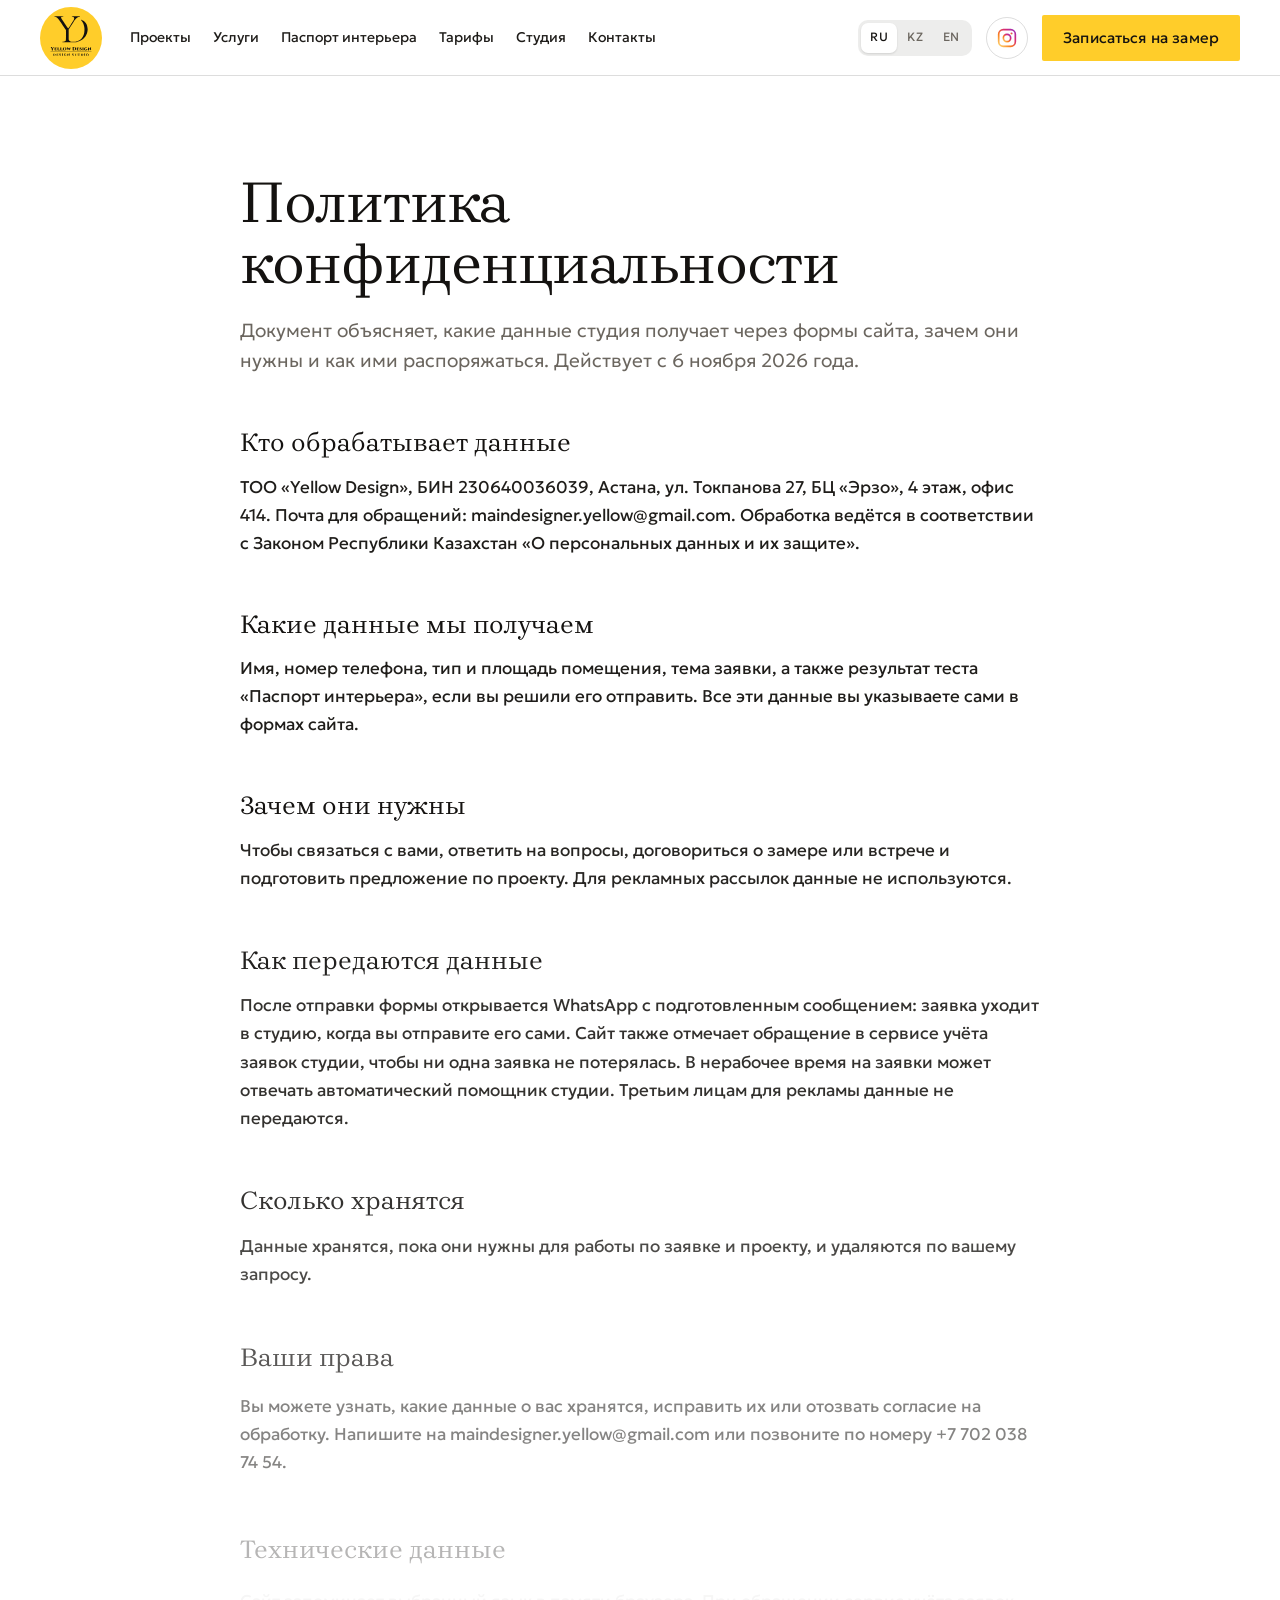
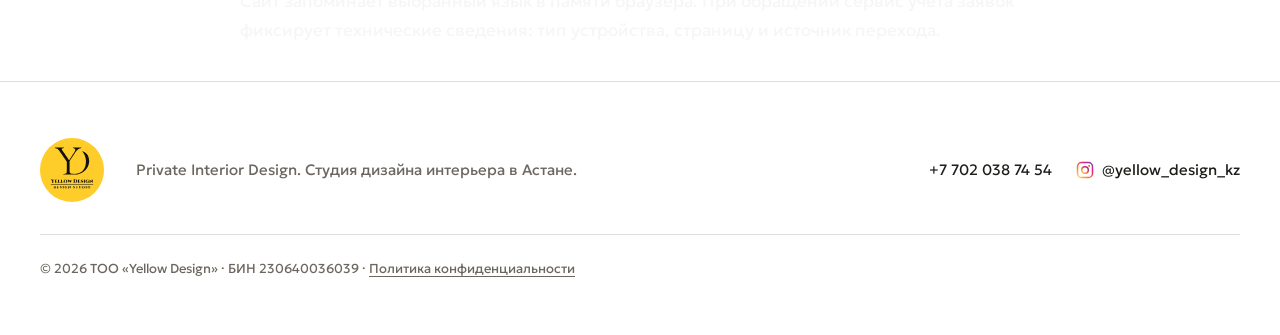
<file: politika/index.html>
<!doctype html>
<html lang="ru">
<head>
<meta charset="utf-8">
<meta name="viewport" content="width=device-width, initial-scale=1, viewport-fit=cover">
<title>Политика конфиденциальности - Yellow Design</title>
<meta name="description" content="Как студия Yellow Design обрабатывает персональные данные из заявок на сайте.">
<meta name="theme-color" content="#141210">
<meta name="format-detection" content="telephone=no">
<link rel="canonical" href="https://yellowdesign.kz/politika/">
<meta name="robots" content="noindex, follow">
<meta property="og:type" content="website">
<meta property="og:site_name" content="Yellow Design">
<meta property="og:locale" content="ru_RU">
<meta property="og:url" content="https://yellowdesign.kz/politika/">
<meta property="og:title" content="Политика конфиденциальности - Yellow Design">
<meta property="og:description" content="Как студия Yellow Design обрабатывает персональные данные из заявок на сайте.">
<meta property="og:image" content="https://yellowdesign.kz/assets/og-image.jpg">
<meta property="og:image:width" content="1200">
<meta property="og:image:height" content="630">
<meta name="twitter:card" content="summary_large_image">
<meta name="twitter:title" content="Политика конфиденциальности - Yellow Design">
<meta name="twitter:description" content="Как студия Yellow Design обрабатывает персональные данные из заявок на сайте.">
<meta name="twitter:image" content="https://yellowdesign.kz/assets/og-image.jpg">
<link rel="icon" href="../favicon.ico?v=4" sizes="any">
<link rel="icon" type="image/png" sizes="32x32" href="../assets/favicon-st32.png">
<link rel="icon" type="image/png" sizes="16x16" href="../assets/favicon-st16.png">
<link rel="apple-touch-icon" href="../assets/apple-touch-st.png">
<link rel="preconnect" href="https://fonts.googleapis.com">
<link rel="preconnect" href="https://fonts.gstatic.com" crossorigin>
<link href="https://fonts.googleapis.com/css2?family=Brygada+1918:ital,wght@0,400;0,500;1,400&family=Geologica:wght@300;400;500&display=swap" rel="stylesheet">
<link rel="stylesheet" href="../styles.css?v=20261120-1">
<script async src="https://www.googletagmanager.com/gtm.js?id=GTM-W5FBG4CQ"></script>
<script>
  window.dataLayer = window.dataLayer || [];
  function gtag(){dataLayer.push(arguments);}
  gtag('js', new Date());
  window.AW_CONV = {
    phone: 'AW-18586410078/dkqCCOuQpLwdEN642J5F',
    contact: 'AW-18586410078/bKToCNnVpbwdEN642J5F',
    form: 'AW-18586410078/_53WCI2kpLwdEN642J5F'
  };
  function gtag_report_conversion(url, sendTo) {
    var callback = function () {
      if (typeof(url) != 'undefined') {
        window.location = url;
      }
    };
    gtag('event', 'conversion', {
      'send_to': sendTo || window.AW_CONV.phone,
      'value': 1.0,
      'currency': 'USD',
      'event_callback': callback
    });
    return false;
  }
</script>
<script src="https://lead-bot.sultan-askarov-kz.workers.dev/t.js" data-site="yellowdesign" defer></script>
</head>
<body data-page="politika">

<svg width="0" height="0" style="position:absolute" aria-hidden="true" focusable="false">
  <symbol id="ic-wa" viewBox="0 0 24 24"><path fill="currentColor" d="M17.472 14.382c-.297-.149-1.758-.867-2.03-.967-.273-.099-.471-.148-.67.15-.197.297-.767.966-.94 1.164-.173.199-.347.223-.644.075-.297-.15-1.255-.463-2.39-1.475-.883-.788-1.48-1.761-1.653-2.059-.173-.297-.018-.458.13-.606.134-.133.298-.347.446-.52.149-.174.198-.298.298-.497.099-.198.05-.371-.025-.52-.075-.149-.669-1.612-.916-2.207-.242-.579-.487-.5-.669-.51-.173-.008-.371-.01-.57-.01-.198 0-.52.074-.792.372-.272.297-1.04 1.016-1.04 2.479 0 1.462 1.065 2.875 1.213 3.074.149.198 2.096 3.2 5.077 4.487.709.306 1.262.489 1.694.625.712.227 1.36.195 1.871.118.571-.085 1.758-.719 2.006-1.413.248-.694.248-1.289.173-1.413-.074-.124-.272-.198-.57-.347m-5.421 7.403h-.004a9.87 9.87 0 0 1-5.031-1.378l-.361-.214-3.741.982.998-3.648-.235-.374a9.86 9.86 0 0 1-1.51-5.26c.001-5.45 4.436-9.884 9.888-9.884 2.64 0 5.122 1.03 6.988 2.898a9.825 9.825 0 0 1 2.893 6.994c-.003 5.45-4.437 9.884-9.885 9.884m8.413-18.297A11.815 11.815 0 0 0 12.05 0C5.495 0 .16 5.335.157 11.892c0 2.096.547 4.142 1.588 5.945L.057 24l6.305-1.654a11.882 11.882 0 0 0 5.683 1.448h.005c6.554 0 11.89-5.335 11.893-11.893a11.821 11.821 0 0 0-3.48-8.413Z"/></symbol>
  <symbol id="ic-ig" viewBox="0 0 24 24">
    <defs><linearGradient id="igg" x1="0" y1="1" x2="1" y2="0"><stop offset="0" stop-color="#FEDA75"/><stop offset=".35" stop-color="#FA7E1E"/><stop offset=".7" stop-color="#D62976"/><stop offset="1" stop-color="#962FBF"/></linearGradient></defs>
    <rect x="2" y="2" width="20" height="20" rx="5.5" fill="none" stroke="url(#igg)" stroke-width="2"/>
    <circle cx="12" cy="12" r="4.4" fill="none" stroke="url(#igg)" stroke-width="2"/>
    <circle cx="17.4" cy="6.6" r="1.3" fill="url(#igg)"/>
  </symbol>
  <symbol id="ic-tel" viewBox="0 0 24 24"><path fill="currentColor" d="M6.6 10.8a15.1 15.1 0 0 0 6.6 6.6l2.2-2.2c.3-.3.7-.4 1-.2 1.1.4 2.3.6 3.6.6.6 0 1 .4 1 1V20c0 .6-.4 1-1 1A17 17 0 0 1 3 4c0-.6.4-1 1-1h3.5c.6 0 1 .4 1 1 0 1.3.2 2.5.6 3.6.1.3 0 .7-.2 1l-2.3 2.2Z"/></symbol>
  <symbol id="ic-arr" viewBox="0 0 24 24"><path fill="none" stroke="currentColor" stroke-width="1.6" stroke-linecap="round" stroke-linejoin="round" d="M5 12h14M13 6l6 6-6 6"/></symbol>
  <symbol id="ic-back" viewBox="0 0 24 24"><path fill="none" stroke="currentColor" stroke-width="1.6" stroke-linecap="round" stroke-linejoin="round" d="M19 12H5M11 6l-6 6 6 6"/></symbol>
  <symbol id="ic-x" viewBox="0 0 24 24"><path fill="none" stroke="currentColor" stroke-width="1.6" stroke-linecap="round" d="M6 6l12 12M18 6 6 18"/></symbol>
  <symbol id="ic-star" viewBox="0 0 24 24"><path fill="currentColor" d="M12 2.5l2.9 6.1 6.6.8-4.9 4.6 1.3 6.6L12 17.3l-5.9 3.3 1.3-6.6L2.5 9.4l6.6-.8z"/></symbol>
  <symbol id="ic-pin" viewBox="0 0 24 24"><path fill="none" stroke="currentColor" stroke-width="1.6" d="M12 21s7-6.2 7-11.5A7 7 0 0 0 5 9.5C5 14.8 12 21 12 21Z"/><circle cx="12" cy="9.5" r="2.4" fill="none" stroke="currentColor" stroke-width="1.6"/></symbol>
</svg>

<header class="hdr" id="top">
  <div class="hdr-in">
    <a class="logo" href="../" aria-label="Yellow Design - на главную"><img src="../assets/logo-st.svg" width="220" height="220" alt="Yellow Design, студия дизайна интерьера"></a>
    <nav class="nav" aria-label="Разделы" data-i-aria="nav_aria">
      <a href="../proekty/" data-i="nav_projects">Проекты</a>
      <a href="../uslugi/" data-i="nav_services">Услуги</a>
      <a href="../#pasport" data-i="nav_quiz">Паспорт интерьера</a>
      <a href="../#tarify" data-i="nav_prices">Тарифы</a>
      <a href="../#studiya" data-i="nav_studio">Студия</a>
      <a href="../#kontakty" data-i="nav_contacts">Контакты</a>
    </nav>
    <div class="hdr-right">
      <div class="lang" role="group" aria-label="Язык сайта">
        <button type="button" data-lang="ru" aria-pressed="true" lang="ru">RU</button>
        <button type="button" data-lang="kk" aria-pressed="false">KZ</button>
        <button type="button" data-lang="en" aria-pressed="false" lang="en">EN</button>
      </div>
      <a class="ico-btn hdr-ig" href="https://www.instagram.com/yellow_design_kz/" target="_blank" rel="noopener" aria-label="Instagram"><svg width="20" height="20"><use href="#ic-ig"/></svg></a>
      <a class="hdr-tel" href="tel:+77020387454">+7 702 038 74 54</a>
      <button class="btn btn-y btn-sm hdr-cta" type="button" data-modal="zamer"><span data-i="cta_short">Записаться на замер</span></button>
      <button class="burger" type="button" aria-expanded="false" aria-controls="menu" aria-label="Меню"><span></span><span></span></button>
    </div>
  </div>
</header>

<div class="menu" id="menu" hidden>
  <nav class="menu-nav" aria-label="Меню">
      <a href="../proekty/" data-i="nav_projects">Проекты</a>
      <a href="../uslugi/" data-i="nav_services">Услуги</a>
      <a href="../#pasport" data-i="nav_quiz">Паспорт интерьера</a>
      <a href="../#tarify" data-i="nav_prices">Тарифы</a>
      <a href="../#studiya" data-i="nav_studio">Студия</a>
      <a href="../#kontakty" data-i="nav_contacts">Контакты</a>
  </nav>
  <div class="menu-acts">
    <button class="btn btn-y" type="button" data-modal="zamer"><span data-i="cta_zamer">Записаться на бесплатный замер</span></button>
    <a class="btn btn-line" data-wa="gen" href="https://wa.me/77020387454"><svg width="18" height="18"><use href="#ic-wa"/></svg><span>WhatsApp</span></a>
    <a class="btn btn-line" href="tel:+77020387454"><svg width="18" height="18"><use href="#ic-tel"/></svg><span>+7 702 038 74 54</span></a>
    <a class="btn btn-line" href="https://www.instagram.com/yellow_design_kz/" target="_blank" rel="noopener"><svg width="18" height="18"><use href="#ic-ig"/></svg><span>Instagram</span></a>
  </div>
</div>

<main>

<section class="pg-head pol">
  <div class="wrap pol-in">
    <h1 data-i="pol_h">Политика конфиденциальности</h1>
    <p class="lead" data-i="pol_lead">Документ объясняет, какие данные студия получает через формы сайта, зачем они нужны и как ими распоряжаться. Действует с 6 ноября 2026 года.</p>
    <h2 data-i="pol_1h">Кто обрабатывает данные</h2>
    <p data-i="pol_1p">ТОО «Yellow Design», БИН 230640036039, Астана, ул. Токпанова 27, БЦ «Эрзо», 4 этаж, офис 414. Почта для обращений: maindesigner.yellow@gmail.com. Обработка ведётся в соответствии с Законом Республики Казахстан «О персональных данных и их защите».</p>
    <h2 data-i="pol_2h">Какие данные мы получаем</h2>
    <p data-i="pol_2p">Имя, номер телефона, тип и площадь помещения, тема заявки, а также результат теста «Паспорт интерьера», если вы решили его отправить. Все эти данные вы указываете сами в формах сайта.</p>
    <h2 data-i="pol_3h">Зачем они нужны</h2>
    <p data-i="pol_3p">Чтобы связаться с вами, ответить на вопросы, договориться о замере или встрече и подготовить предложение по проекту. Для рекламных рассылок данные не используются.</p>
    <h2 data-i="pol_4h">Как передаются данные</h2>
    <p data-i="pol_4p">После отправки формы открывается WhatsApp с подготовленным сообщением: заявка уходит в студию, когда вы отправите его сами. Сайт также отмечает обращение в сервисе учёта заявок студии, чтобы ни одна заявка не потерялась. В нерабочее время на заявки может отвечать автоматический помощник студии. Третьим лицам для рекламы данные не передаются.</p>
    <h2 data-i="pol_5h">Сколько хранятся</h2>
    <p data-i="pol_5p">Данные хранятся, пока они нужны для работы по заявке и проекту, и удаляются по вашему запросу.</p>
    <h2 data-i="pol_6h">Ваши права</h2>
    <p data-i="pol_6p">Вы можете узнать, какие данные о вас хранятся, исправить их или отозвать согласие на обработку. Напишите на maindesigner.yellow@gmail.com или позвоните по номеру +7 702 038 74 54.</p>
    <h2 data-i="pol_7h">Технические данные</h2>
    <p data-i="pol_7p">Сайт запоминает выбранный язык в памяти браузера. При обращении сервис учёта заявок фиксирует технические сведения: тип устройства, страницу и источник перехода.</p>
    
  </div>
</section>

</main>

<footer class="ftr">
  <div class="wrap ftr-in">
    <img class="ftr-logo" src="../assets/logo-st.svg" width="220" height="220" alt="Yellow Design" loading="lazy" decoding="async">
    <p class="ftr-t" data-i="ftr_t">Private Interior Design. Студия дизайна интерьера в Астане.</p>
    <div class="ftr-c">
      <a href="tel:+77020387454">+7 702 038 74 54</a>
      <a href="https://www.instagram.com/yellow_design_kz/" target="_blank" rel="noopener" class="ftr-ig"><svg width="18" height="18"><use href="#ic-ig"/></svg><span>@yellow_design_kz</span></a>
    </div>
    <p class="ftr-legal">© 2026 ТОО «Yellow Design» · <span data-i="bin">БИН</span> 230640036039 · <a href="../politika/" data-i="pol_link">Политика конфиденциальности</a></p>
  </div>
</footer>

<div class="modal" id="lead-modal" hidden>
  <div class="modal-bg" data-close></div>
  <div class="modal-box" role="dialog" aria-modal="true" aria-labelledby="m-title">
    <button class="modal-x" type="button" data-close aria-label="Закрыть" data-i-aria="close"><svg width="22" height="22"><use href="#ic-x"/></svg></button>
    <h2 id="m-title" class="modal-t">Запись на бесплатный замер</h2>
    <p class="modal-sub" data-i="m_sub">Оставьте заявку, мы свяжемся с вами в ближайшее время</p>
    <form class="lead-form " id="m-form">
  <input class="hp" type="text" name="hp_site" tabindex="-1" autocomplete="off" aria-hidden="true">
  <div class="fld fld-reason" hidden><label for="m-reason" data-i="fm_reason">Тема заявки</label><input id="m-reason" name="reason" readonly></div>
  <div class="fld fld-pass" hidden><label for="m-pass" data-i="fm_pass">Паспорт интерьера</label><textarea id="m-pass" name="passport" rows="2" readonly></textarea></div>
  <div class="fld"><label for="m-name"><span data-i="fm_name">Ваше имя</span>*</label><input id="m-name" name="name" autocomplete="name" required placeholder="Имя" data-i-ph="fm_name_ph"></div>
  <div class="fld"><label for="m-phone"><span data-i="fm_phone">Ваш телефон</span>*</label><input id="m-phone" name="phone" type="tel" inputmode="tel" autocomplete="tel" required placeholder="+7 701 000 00 00"></div>
  <div class="fld"><label for="m-type"><span data-i="fm_type">Выберите тип помещения</span>*</label><select id="m-type" name="room_type" required><option value="" disabled selected data-i="ty0">- Выберите вариант -</option><option value="Коммерция" data-i="ty1">Коммерция</option><option value="Жилое помещение" data-i="ty2">Жилое помещение</option><option value="Квартира" data-i="ty3">Квартира</option><option value="Апартаменты" data-i="ty4">Апартаменты</option><option value="Премиум-жильё" data-i="ty5">Премиум-жильё</option><option value="Дом/таунхаус" data-i="ty6">Дом/таунхаус</option></select></div>
  <div class="fld"><label for="m-area" data-i="fm_area">Площадь, м² (необязательно)</label><input id="m-area" name="area" inputmode="numeric" placeholder="Укажите площадь помещения" data-i-ph="fm_area_ph"></div>
  <label class="agree"><input type="checkbox" name="agree" required><span><span data-i="fm_agree">Даю согласие на обработку персональных данных и принимаю</span> <a href="../politika/" target="_blank" rel="noopener" data-i="fm_agree_link">политику конфиденциальности</a></span></label>
  <button class="btn btn-y" type="submit"><svg width="18" height="18"><use href="#ic-wa"/></svg><span data-i="fm_send">Отправить</span></button>
  <p class="fm-ok" hidden data-i="fm_ok">Спасибо! Сейчас откроется WhatsApp, отправьте подготовленное сообщение.</p>
</form>
  </div>
</div>

<nav class="mbar" aria-label="Быстрая связь" data-i-aria="mb_aria">
  <a href="tel:+77020387454"><svg width="18" height="18"><use href="#ic-tel"/></svg><span data-i="mb_call">Позвонить</span></a>
  <a class="mbar-wa" data-wa="gen" href="https://wa.me/77020387454"><svg width="18" height="18"><use href="#ic-wa"/></svg><span>WhatsApp</span></a>
  <a class="mbar-ig" href="https://www.instagram.com/yellow_design_kz/" target="_blank" rel="noopener" aria-label="Instagram"><svg width="22" height="22"><use href="#ic-ig"/></svg></a>
</nav>

<script src="../assets/vendor/gsap.min.js" defer></script>
<script src="../assets/vendor/ScrollTrigger.min.js" defer></script>
<script src="../assets/vendor/SplitText.min.js" defer></script>
<script src="../assets/vendor/lenis.min.js" defer></script>
<script src="../script.js?v=20261120-1" defer></script>
</body>
</html>
</file>
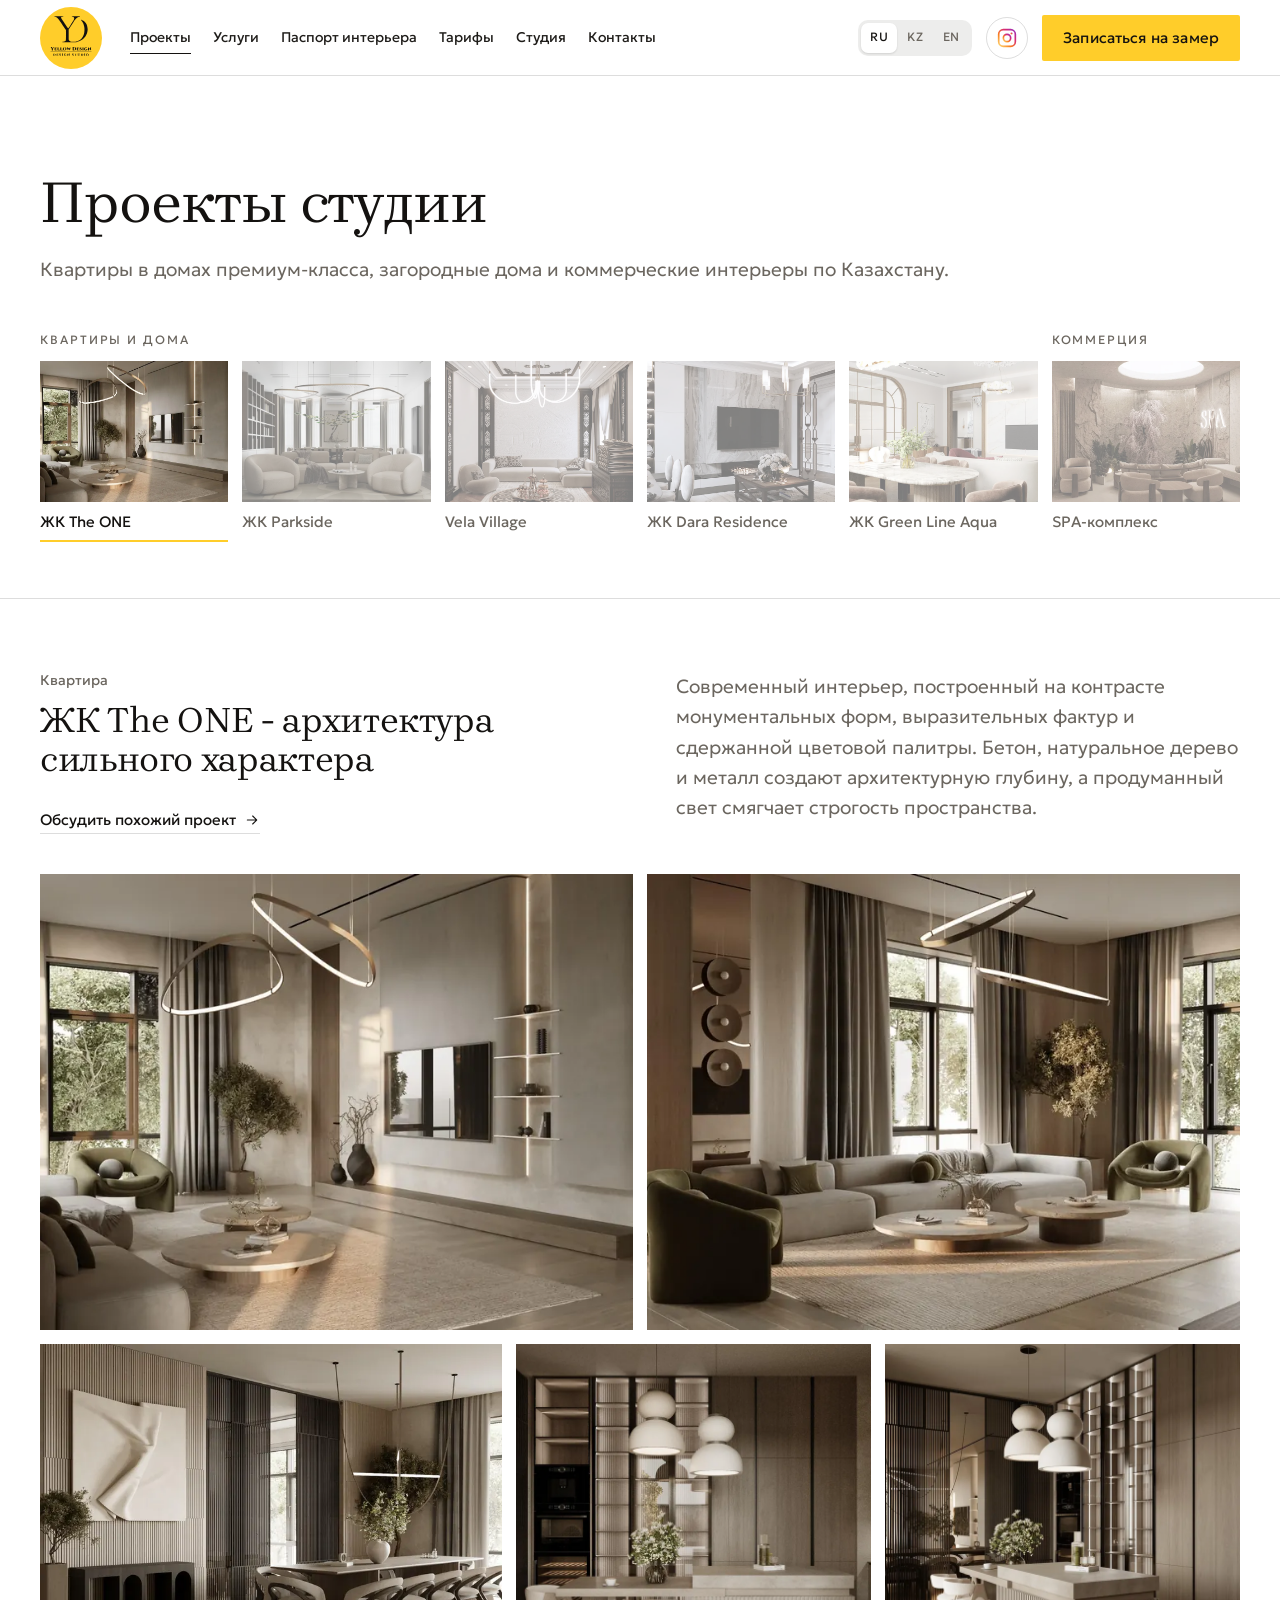
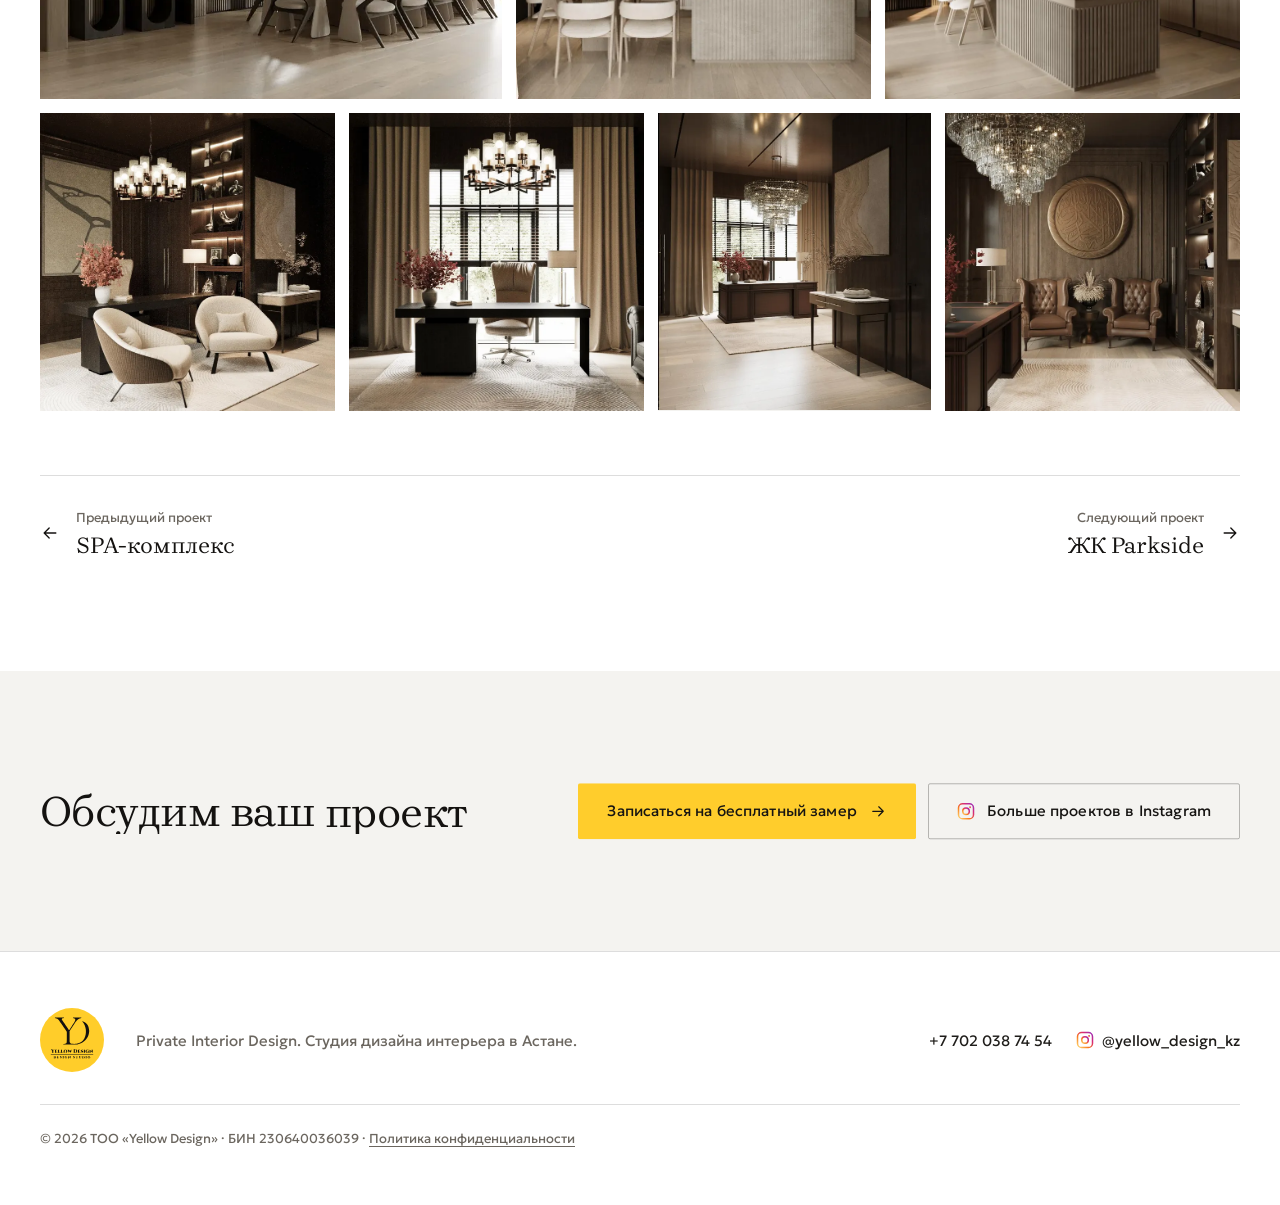
<file: proekty/index.html>
<!doctype html>
<html lang="ru">
<head>
<meta charset="utf-8">
<meta name="viewport" content="width=device-width, initial-scale=1, viewport-fit=cover">
<title>Проекты студии - Yellow Design, дизайн интерьера в Астане</title>
<meta name="description" content="Портфолио студии Yellow Design: квартиры в ЖК The ONE, Parkside, Dara Residence, Green Line Aqua, загородный дом Vela Village и SPA-комплекс.">
<meta name="theme-color" content="#141210">
<meta name="format-detection" content="telephone=no">
<link rel="canonical" href="https://yellowdesign.kz/proekty/">
<meta name="robots" content="index, follow">
<meta property="og:type" content="website">
<meta property="og:site_name" content="Yellow Design">
<meta property="og:locale" content="ru_RU">
<meta property="og:url" content="https://yellowdesign.kz/proekty/">
<meta property="og:title" content="Проекты студии - Yellow Design, дизайн интерьера в Астане">
<meta property="og:description" content="Портфолио студии Yellow Design: квартиры в ЖК The ONE, Parkside, Dara Residence, Green Line Aqua, загородный дом Vela Village и SPA-комплекс.">
<meta property="og:image" content="https://yellowdesign.kz/assets/og-image.jpg">
<meta property="og:image:width" content="1200">
<meta property="og:image:height" content="630">
<meta name="twitter:card" content="summary_large_image">
<meta name="twitter:title" content="Проекты студии - Yellow Design, дизайн интерьера в Астане">
<meta name="twitter:description" content="Портфолио студии Yellow Design: квартиры в ЖК The ONE, Parkside, Dara Residence, Green Line Aqua, загородный дом Vela Village и SPA-комплекс.">
<meta name="twitter:image" content="https://yellowdesign.kz/assets/og-image.jpg">
<link rel="icon" href="../favicon.ico?v=4" sizes="any">
<link rel="icon" type="image/png" sizes="32x32" href="../assets/favicon-st32.png">
<link rel="icon" type="image/png" sizes="16x16" href="../assets/favicon-st16.png">
<link rel="apple-touch-icon" href="../assets/apple-touch-st.png">
<link rel="preconnect" href="https://fonts.googleapis.com">
<link rel="preconnect" href="https://fonts.gstatic.com" crossorigin>
<link href="https://fonts.googleapis.com/css2?family=Brygada+1918:ital,wght@0,400;0,500;1,400&family=Geologica:wght@300;400;500&display=swap" rel="stylesheet">
<link rel="stylesheet" href="../styles.css?v=20261120-1">
<script async src="https://www.googletagmanager.com/gtm.js?id=GTM-W5FBG4CQ"></script>
<script>
  window.dataLayer = window.dataLayer || [];
  function gtag(){dataLayer.push(arguments);}
  gtag('js', new Date());
  window.AW_CONV = {
    phone: 'AW-18586410078/dkqCCOuQpLwdEN642J5F',
    contact: 'AW-18586410078/bKToCNnVpbwdEN642J5F',
    form: 'AW-18586410078/_53WCI2kpLwdEN642J5F'
  };
  function gtag_report_conversion(url, sendTo) {
    var callback = function () {
      if (typeof(url) != 'undefined') {
        window.location = url;
      }
    };
    gtag('event', 'conversion', {
      'send_to': sendTo || window.AW_CONV.phone,
      'value': 1.0,
      'currency': 'USD',
      'event_callback': callback
    });
    return false;
  }
</script>
<script src="https://lead-bot.sultan-askarov-kz.workers.dev/t.js" data-site="yellowdesign" defer></script>
</head>
<body data-page="proekty">

<svg width="0" height="0" style="position:absolute" aria-hidden="true" focusable="false">
  <symbol id="ic-wa" viewBox="0 0 24 24"><path fill="currentColor" d="M17.472 14.382c-.297-.149-1.758-.867-2.03-.967-.273-.099-.471-.148-.67.15-.197.297-.767.966-.94 1.164-.173.199-.347.223-.644.075-.297-.15-1.255-.463-2.39-1.475-.883-.788-1.48-1.761-1.653-2.059-.173-.297-.018-.458.13-.606.134-.133.298-.347.446-.52.149-.174.198-.298.298-.497.099-.198.05-.371-.025-.52-.075-.149-.669-1.612-.916-2.207-.242-.579-.487-.5-.669-.51-.173-.008-.371-.01-.57-.01-.198 0-.52.074-.792.372-.272.297-1.04 1.016-1.04 2.479 0 1.462 1.065 2.875 1.213 3.074.149.198 2.096 3.2 5.077 4.487.709.306 1.262.489 1.694.625.712.227 1.36.195 1.871.118.571-.085 1.758-.719 2.006-1.413.248-.694.248-1.289.173-1.413-.074-.124-.272-.198-.57-.347m-5.421 7.403h-.004a9.87 9.87 0 0 1-5.031-1.378l-.361-.214-3.741.982.998-3.648-.235-.374a9.86 9.86 0 0 1-1.51-5.26c.001-5.45 4.436-9.884 9.888-9.884 2.64 0 5.122 1.03 6.988 2.898a9.825 9.825 0 0 1 2.893 6.994c-.003 5.45-4.437 9.884-9.885 9.884m8.413-18.297A11.815 11.815 0 0 0 12.05 0C5.495 0 .16 5.335.157 11.892c0 2.096.547 4.142 1.588 5.945L.057 24l6.305-1.654a11.882 11.882 0 0 0 5.683 1.448h.005c6.554 0 11.89-5.335 11.893-11.893a11.821 11.821 0 0 0-3.48-8.413Z"/></symbol>
  <symbol id="ic-ig" viewBox="0 0 24 24">
    <defs><linearGradient id="igg" x1="0" y1="1" x2="1" y2="0"><stop offset="0" stop-color="#FEDA75"/><stop offset=".35" stop-color="#FA7E1E"/><stop offset=".7" stop-color="#D62976"/><stop offset="1" stop-color="#962FBF"/></linearGradient></defs>
    <rect x="2" y="2" width="20" height="20" rx="5.5" fill="none" stroke="url(#igg)" stroke-width="2"/>
    <circle cx="12" cy="12" r="4.4" fill="none" stroke="url(#igg)" stroke-width="2"/>
    <circle cx="17.4" cy="6.6" r="1.3" fill="url(#igg)"/>
  </symbol>
  <symbol id="ic-tel" viewBox="0 0 24 24"><path fill="currentColor" d="M6.6 10.8a15.1 15.1 0 0 0 6.6 6.6l2.2-2.2c.3-.3.7-.4 1-.2 1.1.4 2.3.6 3.6.6.6 0 1 .4 1 1V20c0 .6-.4 1-1 1A17 17 0 0 1 3 4c0-.6.4-1 1-1h3.5c.6 0 1 .4 1 1 0 1.3.2 2.5.6 3.6.1.3 0 .7-.2 1l-2.3 2.2Z"/></symbol>
  <symbol id="ic-arr" viewBox="0 0 24 24"><path fill="none" stroke="currentColor" stroke-width="1.6" stroke-linecap="round" stroke-linejoin="round" d="M5 12h14M13 6l6 6-6 6"/></symbol>
  <symbol id="ic-back" viewBox="0 0 24 24"><path fill="none" stroke="currentColor" stroke-width="1.6" stroke-linecap="round" stroke-linejoin="round" d="M19 12H5M11 6l-6 6 6 6"/></symbol>
  <symbol id="ic-x" viewBox="0 0 24 24"><path fill="none" stroke="currentColor" stroke-width="1.6" stroke-linecap="round" d="M6 6l12 12M18 6 6 18"/></symbol>
  <symbol id="ic-star" viewBox="0 0 24 24"><path fill="currentColor" d="M12 2.5l2.9 6.1 6.6.8-4.9 4.6 1.3 6.6L12 17.3l-5.9 3.3 1.3-6.6L2.5 9.4l6.6-.8z"/></symbol>
  <symbol id="ic-pin" viewBox="0 0 24 24"><path fill="none" stroke="currentColor" stroke-width="1.6" d="M12 21s7-6.2 7-11.5A7 7 0 0 0 5 9.5C5 14.8 12 21 12 21Z"/><circle cx="12" cy="9.5" r="2.4" fill="none" stroke="currentColor" stroke-width="1.6"/></symbol>
</svg>

<header class="hdr" id="top">
  <div class="hdr-in">
    <a class="logo" href="../" aria-label="Yellow Design - на главную"><img src="../assets/logo-st.svg" width="220" height="220" alt="Yellow Design, студия дизайна интерьера"></a>
    <nav class="nav" aria-label="Разделы" data-i-aria="nav_aria">
      <a href="../proekty/" data-i="nav_projects" aria-current="page">Проекты</a>
      <a href="../uslugi/" data-i="nav_services">Услуги</a>
      <a href="../#pasport" data-i="nav_quiz">Паспорт интерьера</a>
      <a href="../#tarify" data-i="nav_prices">Тарифы</a>
      <a href="../#studiya" data-i="nav_studio">Студия</a>
      <a href="../#kontakty" data-i="nav_contacts">Контакты</a>
    </nav>
    <div class="hdr-right">
      <div class="lang" role="group" aria-label="Язык сайта">
        <button type="button" data-lang="ru" aria-pressed="true" lang="ru">RU</button>
        <button type="button" data-lang="kk" aria-pressed="false">KZ</button>
        <button type="button" data-lang="en" aria-pressed="false" lang="en">EN</button>
      </div>
      <a class="ico-btn hdr-ig" href="https://www.instagram.com/yellow_design_kz/" target="_blank" rel="noopener" aria-label="Instagram"><svg width="20" height="20"><use href="#ic-ig"/></svg></a>
      <a class="hdr-tel" href="tel:+77020387454">+7 702 038 74 54</a>
      <button class="btn btn-y btn-sm hdr-cta" type="button" data-modal="zamer"><span data-i="cta_short">Записаться на замер</span></button>
      <button class="burger" type="button" aria-expanded="false" aria-controls="menu" aria-label="Меню"><span></span><span></span></button>
    </div>
  </div>
</header>

<div class="menu" id="menu" hidden>
  <nav class="menu-nav" aria-label="Меню">
      <a href="../proekty/" data-i="nav_projects" aria-current="page">Проекты</a>
      <a href="../uslugi/" data-i="nav_services">Услуги</a>
      <a href="../#pasport" data-i="nav_quiz">Паспорт интерьера</a>
      <a href="../#tarify" data-i="nav_prices">Тарифы</a>
      <a href="../#studiya" data-i="nav_studio">Студия</a>
      <a href="../#kontakty" data-i="nav_contacts">Контакты</a>
  </nav>
  <div class="menu-acts">
    <button class="btn btn-y" type="button" data-modal="zamer"><span data-i="cta_zamer">Записаться на бесплатный замер</span></button>
    <a class="btn btn-line" data-wa="gen" href="https://wa.me/77020387454"><svg width="18" height="18"><use href="#ic-wa"/></svg><span>WhatsApp</span></a>
    <a class="btn btn-line" href="tel:+77020387454"><svg width="18" height="18"><use href="#ic-tel"/></svg><span>+7 702 038 74 54</span></a>
    <a class="btn btn-line" href="https://www.instagram.com/yellow_design_kz/" target="_blank" rel="noopener"><svg width="18" height="18"><use href="#ic-ig"/></svg><span>Instagram</span></a>
  </div>
</div>

<main>

<section class="pg-head pp-head">
  <div class="wrap">
    <h1 data-i="pp_h">Проекты студии</h1>
    <p class="lead" data-i="pp_lead">Квартиры в домах премиум-класса, загородные дома и коммерческие интерьеры по Казахстану.</p>
    <div class="ptabs" id="ptabs">
      <div class="ptg ptg-home">
        <p class="ptg-h" data-i="pp_s1">Квартиры и дома</p>
        <div class="ptg-list" role="tablist" aria-label="Квартиры и дома" data-i-aria="pp_s1"><a class="pt" id="tab-theone" href="#theone" role="tab" aria-selected="true" aria-controls="theone"><span class="pt-img"><img src="../assets/img/g/theone-01-s.webp" alt="" width="360" height="270" loading="eager" decoding="async"></span><span class="pt-name">ЖК The ONE</span></a><a class="pt" id="tab-parkside" href="#parkside" role="tab" aria-selected="false" aria-controls="parkside" tabindex="-1"><span class="pt-img"><img src="../assets/img/g/parkside-01-s.webp" alt="" width="360" height="270" loading="eager" decoding="async"></span><span class="pt-name">ЖК Parkside</span></a><a class="pt" id="tab-vela" href="#vela" role="tab" aria-selected="false" aria-controls="vela" tabindex="-1"><span class="pt-img"><img src="../assets/img/g/vela-01-s.webp" alt="" width="360" height="270" loading="eager" decoding="async"></span><span class="pt-name">Vela Village</span></a><a class="pt" id="tab-dara" href="#dara" role="tab" aria-selected="false" aria-controls="dara" tabindex="-1"><span class="pt-img"><img src="../assets/img/g/dara-01-s.webp" alt="" width="360" height="270" loading="lazy" decoding="async"></span><span class="pt-name">ЖК Dara Residence</span></a><a class="pt" id="tab-aqua" href="#aqua" role="tab" aria-selected="false" aria-controls="aqua" tabindex="-1"><span class="pt-img"><img src="../assets/img/g/aqua-01-s.webp" alt="" width="360" height="270" loading="lazy" decoding="async"></span><span class="pt-name">ЖК Green Line Aqua</span></a></div>
      </div>
      <div class="ptg ptg-biz">
        <p class="ptg-h" data-i="pt_biz">Коммерция</p>
        <div class="ptg-list" role="tablist" aria-label="Коммерческие интерьеры" data-i-aria="pp_s2"><a class="pt" id="tab-spa" href="#spa" role="tab" aria-selected="false" aria-controls="spa" tabindex="-1"><span class="pt-img"><img src="../assets/img/g/spa-02-s.webp" alt="" width="360" height="270" loading="lazy" decoding="async"></span><span class="pt-name">SPA-комплекс</span></a></div>
      </div>
    </div>
  </div>
</section>

<section class="pj-sec">
  <div class="wrap">
  <article class="pj" id="theone" role="tabpanel" aria-labelledby="tab-theone">
    <div class="pj-head">
      <p class="spread-type" data-i="pt_kv">Квартира</p>
      <h2 data-i="p_theone_h">ЖК The ONE - архитектура сильного характера</h2>
      <p class="pj-txt" data-i="p_theone_t">Современный интерьер, построенный на контрасте монументальных форм, выразительных фактур и сдержанной цветовой палитры. Бетон, натуральное дерево и металл создают архитектурную глубину, а продуманный свет смягчает строгость пространства.</p>
      <button class="link pj-cta" type="button" data-modal="cons" data-reason="proj" data-x="ЖК The ONE" data-room="Квартира"><span data-i="proj_like">Обсудить похожий проект</span><svg width="16" height="16"><use href="#ic-arr"/></svg></button>
    </div>
    <div class="gal" data-gal="theone">
      <a class="gal-it" href="../assets/img/g/theone-01.webp" data-w="1600" data-h="1229"><img src="../assets/img/g/theone-01-s.webp" width="720" height="553" loading="lazy" decoding="async" alt="Гостиная с кольцевыми светильниками, панорамным окном и деревом в кадке"></a>
      <a class="gal-it" href="../assets/img/g/theone-02.webp" data-w="1600" data-h="1229"><img src="../assets/img/g/theone-02-s.webp" width="720" height="553" loading="lazy" decoding="async" alt="Гостиная с мягким диваном, круглыми столиками и подвесным светильником"></a>
      <a class="gal-it" href="../assets/img/g/theone-03.webp" data-w="1600" data-h="1229"><img src="../assets/img/g/theone-03-s.webp" width="720" height="553" loading="lazy" decoding="async" alt="Столовая с длинным столом и рельефной картиной на стене"></a>
      <a class="gal-it" href="../assets/img/g/theone-04.webp" data-w="1346" data-h="1346"><img src="../assets/img/g/theone-04-s.webp" width="720" height="720" loading="lazy" decoding="async" alt="Кухня с островом, тремя подвесными светильниками и стеллажом с подсветкой"></a>
      <a class="gal-it" href="../assets/img/g/theone-05.webp" data-w="1346" data-h="1346"><img src="../assets/img/g/theone-05-s.webp" width="720" height="720" loading="lazy" decoding="async" alt="Кухня с рифлёным островом и витринами с подсветкой"></a>
      <a class="gal-it" href="../assets/img/g/theone-06.webp" data-w="1333" data-h="1346"><img src="../assets/img/g/theone-06-s.webp" width="720" height="727" loading="lazy" decoding="async" alt="Лаундж кабинета с тёмным деревом, люстрой и двумя креслами"></a>
      <a class="gal-it" href="../assets/img/g/theone-07.webp" data-w="1333" data-h="1346"><img src="../assets/img/g/theone-07-s.webp" width="720" height="727" loading="lazy" decoding="async" alt="Кабинет руководителя с панорамным окном и люстрой"></a>
      <a class="gal-it" href="../assets/img/g/theone-08.webp" data-w="1234" data-h="1346"><img src="../assets/img/g/theone-08-s.webp" width="720" height="785" loading="lazy" decoding="async" alt="Кабинет с письменным столом, хрустальной люстрой и рельефным панно"></a>
      <a class="gal-it" href="../assets/img/g/theone-09.webp" data-w="1333" data-h="1346"><img src="../assets/img/g/theone-09-s.webp" width="720" height="727" loading="lazy" decoding="async" alt="Зона приёма гостей в кабинете: кожаные кресла и круглое панно"></a>
    </div>
    <nav class="pj-nav" aria-label="Другие проекты" data-i-aria="pp_other">
      <a class="pj-go pj-prev" href="#spa"><svg width="20" height="20"><use href="#ic-back"/></svg><span><small data-i="pp_prev">Предыдущий проект</small><b>SPA-комплекс</b></span></a>
      <a class="pj-go pj-next" href="#parkside"><span><small data-i="pp_next">Следующий проект</small><b>ЖК Parkside</b></span><svg width="20" height="20"><use href="#ic-arr"/></svg></a>
    </nav>
  </article>
<article class="pj" id="parkside" role="tabpanel" aria-labelledby="tab-parkside" hidden>
    <div class="pj-head">
      <p class="spread-type" data-i="pt_kv">Квартира</p>
      <h2 data-i="p_parkside_h">ЖК Parkside</h2>
      <p class="pj-txt" data-i="p_parkside_t">Современный интерьер квартиры: тёплое дерево, мягкий свет, продуманные системы хранения и уютная атмосфера в каждой комнате.</p>
      <button class="link pj-cta" type="button" data-modal="cons" data-reason="proj" data-x="ЖК Parkside" data-room="Квартира"><span data-i="proj_like">Обсудить похожий проект</span><svg width="16" height="16"><use href="#ic-arr"/></svg></button>
    </div>
    <div class="gal" data-gal="parkside">
      <a class="gal-it" href="../assets/img/g/parkside-01.webp" data-w="1600" data-h="960"><img src="../assets/img/g/parkside-01-s.webp" width="720" height="432" loading="lazy" decoding="async" alt="Гостиная с круглыми креслами, стеллажами и кольцевыми светильниками"></a>
      <a class="gal-it" href="../assets/img/g/parkside-02.webp" data-w="1600" data-h="960"><img src="../assets/img/g/parkside-02-s.webp" width="720" height="432" loading="lazy" decoding="async" alt="Гостиная-столовая со стеллажами и мягкими креслами"></a>
      <a class="gal-it" href="../assets/img/g/parkside-03.webp" data-w="1280" data-h="1600"><img src="../assets/img/g/parkside-03-s.webp" width="720" height="900" loading="lazy" decoding="async" alt="Коридор со скруглёнными стенами и нишами с подсветкой"></a>
      <a class="gal-it" href="../assets/img/g/parkside-04.webp" data-w="1280" data-h="1600"><img src="../assets/img/g/parkside-04-s.webp" width="720" height="900" loading="lazy" decoding="async" alt="Прихожая со скруглённой стеной и подсвеченной нишей"></a>
      <a class="gal-it" href="../assets/img/g/parkside-06.webp" data-w="1280" data-h="1600"><img src="../assets/img/g/parkside-06-s.webp" width="720" height="900" loading="lazy" decoding="async" alt="Обеденная зона с белыми стульями и стеклянной люстрой"></a>
      <a class="gal-it" href="../assets/img/g/parkside-07.webp" data-w="1280" data-h="1600"><img src="../assets/img/g/parkside-07-s.webp" width="720" height="900" loading="lazy" decoding="async" alt="Кухня с подсвеченными полками и фасадами из шпона"></a>
      <a class="gal-it" href="../assets/img/g/parkside-08.webp" data-w="1280" data-h="1600"><img src="../assets/img/g/parkside-08-s.webp" width="720" height="900" loading="lazy" decoding="async" alt="Спальня с белым креслом и туалетным столиком"></a>
      <a class="gal-it" href="../assets/img/g/parkside-09.webp" data-w="1280" data-h="1600"><img src="../assets/img/g/parkside-09-s.webp" width="720" height="900" loading="lazy" decoding="async" alt="Спальня с рельефной стеной и подвесным светильником"></a>
      <a class="gal-it" href="../assets/img/g/parkside-10.webp" data-w="960" data-h="1600"><img src="../assets/img/g/parkside-10-s.webp" width="540" height="900" loading="lazy" decoding="async" alt="Гардеробная-проход со стеклянными шкафами"></a>
      <a class="gal-it" href="../assets/img/g/parkside-11.webp" data-w="960" data-h="1600"><img src="../assets/img/g/parkside-11-s.webp" width="540" height="900" loading="lazy" decoding="async" alt="Гардеробная с открытыми полками и подсветкой"></a>
      <a class="gal-it" href="../assets/img/g/parkside-12.webp" data-w="960" data-h="1600"><img src="../assets/img/g/parkside-12-s.webp" width="540" height="900" loading="lazy" decoding="async" alt="Зона умывальника с рифлёным стеклом"></a>
      <a class="gal-it" href="../assets/img/g/parkside-13.webp" data-w="1600" data-h="1280"><img src="../assets/img/g/parkside-13-s.webp" width="720" height="576" loading="lazy" decoding="async" alt="Светлая спальня с мягким изголовьем и бумажным светильником"></a>
      <a class="gal-it" href="../assets/img/g/parkside-14.webp" data-w="1600" data-h="1280"><img src="../assets/img/g/parkside-14-s.webp" width="720" height="576" loading="lazy" decoding="async" alt="Комната в зелёных тонах с диваном и рабочим местом"></a>
      <a class="gal-it" href="../assets/img/g/parkside-15.webp" data-w="1280" data-h="1600"><img src="../assets/img/g/parkside-15-s.webp" width="720" height="900" loading="lazy" decoding="async" alt="Рабочее место у окна в зелёной комнате"></a>
    </div>
    <nav class="pj-nav" aria-label="Другие проекты" data-i-aria="pp_other">
      <a class="pj-go pj-prev" href="#theone"><svg width="20" height="20"><use href="#ic-back"/></svg><span><small data-i="pp_prev">Предыдущий проект</small><b>ЖК The ONE</b></span></a>
      <a class="pj-go pj-next" href="#vela"><span><small data-i="pp_next">Следующий проект</small><b>Vela Village</b></span><svg width="20" height="20"><use href="#ic-arr"/></svg></a>
    </nav>
  </article>
<article class="pj" id="vela" role="tabpanel" aria-labelledby="tab-vela" hidden>
    <div class="pj-head">
      <p class="spread-type" data-i="pt_dom">Загородный дом</p>
      <h2 data-i="p_vela_h">Vela Village</h2>
      <p class="pj-txt" data-i="p_vela_t">Авторский проект интерьера Vela Village: гостиная, кухня, детские и приватные зоны объединены общей концепцией, тёплой палитрой и натуральными материалами.</p>
      <button class="link pj-cta" type="button" data-modal="cons" data-reason="proj" data-x="Vela Village" data-room="Дом/таунхаус"><span data-i="proj_like">Обсудить похожий проект</span><svg width="16" height="16"><use href="#ic-arr"/></svg></button>
    </div>
    <div class="gal" data-gal="vela">
      <a class="gal-it" href="../assets/img/g/vela-01.webp" data-w="1600" data-h="1600"><img src="../assets/img/g/vela-01-s.webp" width="720" height="720" loading="lazy" decoding="async" alt="Гостиная загородного дома с резными панелями в казахском орнаменте"></a>
      <a class="gal-it" href="../assets/img/g/vela-02.webp" data-w="1600" data-h="1485"><img src="../assets/img/g/vela-02-s.webp" width="720" height="668" loading="lazy" decoding="async" alt="Гостиная с белыми диванами, камином и стеклянными подвесами"></a>
      <a class="gal-it" href="../assets/img/g/vela-03.webp" data-w="1476" data-h="1600"><img src="../assets/img/g/vela-03-s.webp" width="720" height="780" loading="lazy" decoding="async" alt="Кухня с мраморным островом и кольцевым светильником"></a>
      <a class="gal-it" href="../assets/img/g/vela-04.webp" data-w="1476" data-h="1600"><img src="../assets/img/g/vela-04-s.webp" width="720" height="780" loading="lazy" decoding="async" alt="Лаундж под стеклянной крышей с гирляндами и деревьями в кадках"></a>
      <a class="gal-it" href="../assets/img/g/vela-05.webp" data-w="1579" data-h="1600"><img src="../assets/img/g/vela-05-s.webp" width="720" height="730" loading="lazy" decoding="async" alt="Спальня с мягким изголовьем и люстрой"></a>
      <a class="gal-it" href="../assets/img/g/vela-06.webp" data-w="1600" data-h="1554"><img src="../assets/img/g/vela-06-s.webp" width="720" height="699" loading="lazy" decoding="async" alt="Детская спальня с росписью на стене и аркой"></a>
      <a class="gal-it" href="../assets/img/g/vela-07.webp" data-w="1535" data-h="1600"><img src="../assets/img/g/vela-07-s.webp" width="720" height="750" loading="lazy" decoding="async" alt="Спальня с синей подсветкой и шкафом во всю стену"></a>
      <a class="gal-it" href="../assets/img/g/vela-08.webp" data-w="1600" data-h="1554"><img src="../assets/img/g/vela-08-s.webp" width="720" height="699" loading="lazy" decoding="async" alt="Детская с лунной стеной и звёздным потолком"></a>
      <a class="gal-it" href="../assets/img/g/vela-09.webp" data-w="1600" data-h="1554"><img src="../assets/img/g/vela-09-s.webp" width="720" height="699" loading="lazy" decoding="async" alt="Спальня с неоновым рисунком над кроватью"></a>
      <a class="gal-it" href="../assets/img/g/vela-10.webp" data-w="1188" data-h="1600"><img src="../assets/img/g/vela-10-s.webp" width="668" height="900" loading="lazy" decoding="async" alt="Гардеробная со стеклянными фасадами и подсветкой"></a>
      <a class="gal-it" href="../assets/img/g/vela-11.webp" data-w="1533" data-h="1600"><img src="../assets/img/g/vela-11-s.webp" width="720" height="751" loading="lazy" decoding="async" alt="Кабинет с тёмным столом и ковром в чёрно-белый горох"></a>
    </div>
    <nav class="pj-nav" aria-label="Другие проекты" data-i-aria="pp_other">
      <a class="pj-go pj-prev" href="#parkside"><svg width="20" height="20"><use href="#ic-back"/></svg><span><small data-i="pp_prev">Предыдущий проект</small><b>ЖК Parkside</b></span></a>
      <a class="pj-go pj-next" href="#dara"><span><small data-i="pp_next">Следующий проект</small><b>ЖК Dara Residence</b></span><svg width="20" height="20"><use href="#ic-arr"/></svg></a>
    </nav>
  </article>
<article class="pj" id="dara" role="tabpanel" aria-labelledby="tab-dara" hidden>
    <div class="pj-head">
      <p class="spread-type" data-i="pt_kv">Квартира</p>
      <h2 data-i="p_dara_h">ЖК Dara Residence</h2>
      <p class="pj-txt" data-i="p_dara_t">Авторский проект интерьера в ЖК Dara Residence: элегантные решения, природные материалы и продуманная эргономика каждого помещения.</p>
      <button class="link pj-cta" type="button" data-modal="cons" data-reason="proj" data-x="ЖК Dara Residence" data-room="Квартира"><span data-i="proj_like">Обсудить похожий проект</span><svg width="16" height="16"><use href="#ic-arr"/></svg></button>
    </div>
    <div class="gal" data-gal="dara">
      <a class="gal-it" href="../assets/img/g/dara-01.webp" data-w="1428" data-h="1600"><img src="../assets/img/g/dara-01-s.webp" width="720" height="807" loading="lazy" decoding="async" alt="Гостиная в неоклассике: мраморная стена с камином и латунные светильники"></a>
      <a class="gal-it" href="../assets/img/g/dara-02.webp" data-w="1428" data-h="1600"><img src="../assets/img/g/dara-02-s.webp" width="720" height="807" loading="lazy" decoding="async" alt="Столовая с латунной люстрой и окном в пол"></a>
      <a class="gal-it" href="../assets/img/g/dara-03.webp" data-w="1428" data-h="1600"><img src="../assets/img/g/dara-03-s.webp" width="720" height="807" loading="lazy" decoding="async" alt="Кухня с мраморным островом и рельефной стеной"></a>
      <a class="gal-it" href="../assets/img/g/dara-04.webp" data-w="1428" data-h="1600"><img src="../assets/img/g/dara-04-s.webp" width="720" height="807" loading="lazy" decoding="async" alt="Спальня с гардеробной за стеклом и латунным светильником"></a>
      <a class="gal-it" href="../assets/img/g/dara-05.webp" data-w="1428" data-h="1600"><img src="../assets/img/g/dara-05-s.webp" width="720" height="807" loading="lazy" decoding="async" alt="Спальня с рельефными панелями и подсветкой"></a>
      <a class="gal-it" href="../assets/img/g/dara-06.webp" data-w="1428" data-h="1600"><img src="../assets/img/g/dara-06-s.webp" width="720" height="807" loading="lazy" decoding="async" alt="Спальня с росписью на стене и двумя подвесными светильниками"></a>
      <a class="gal-it" href="../assets/img/g/dara-07.webp" data-w="1428" data-h="1600"><img src="../assets/img/g/dara-07-s.webp" width="720" height="807" loading="lazy" decoding="async" alt="Спальня с округлым окном и подвесными светильниками"></a>
      <a class="gal-it" href="../assets/img/g/dara-08.webp" data-w="1428" data-h="1600"><img src="../assets/img/g/dara-08-s.webp" width="720" height="807" loading="lazy" decoding="async" alt="Угол спальни с туалетным столиком и высоким зеркалом"></a>
      <a class="gal-it" href="../assets/img/g/dara-09.webp" data-w="1428" data-h="1600"><img src="../assets/img/g/dara-09-s.webp" width="720" height="807" loading="lazy" decoding="async" alt="Гардеробная с тонированными стеклянными фасадами"></a>
      <a class="gal-it" href="../assets/img/g/dara-10.webp" data-w="1428" data-h="1600"><img src="../assets/img/g/dara-10-s.webp" width="720" height="807" loading="lazy" decoding="async" alt="Детская с двумя кроватями и росписью"></a>
      <a class="gal-it" href="../assets/img/g/dara-11.webp" data-w="1428" data-h="1600"><img src="../assets/img/g/dara-11-s.webp" width="720" height="807" loading="lazy" decoding="async" alt="Спальня с видом на деревья"></a>
      <a class="gal-it" href="../assets/img/g/dara-12.webp" data-w="1428" data-h="1600"><img src="../assets/img/g/dara-12-s.webp" width="720" height="807" loading="lazy" decoding="async" alt="Коридор с мраморной отделкой и молдингами"></a>
      <a class="gal-it" href="../assets/img/g/dara-13.webp" data-w="1428" data-h="1600"><img src="../assets/img/g/dara-13-s.webp" width="720" height="807" loading="lazy" decoding="async" alt="Гостиная с аркой и перегородками из тонированного стекла"></a>
    </div>
    <nav class="pj-nav" aria-label="Другие проекты" data-i-aria="pp_other">
      <a class="pj-go pj-prev" href="#vela"><svg width="20" height="20"><use href="#ic-back"/></svg><span><small data-i="pp_prev">Предыдущий проект</small><b>Vela Village</b></span></a>
      <a class="pj-go pj-next" href="#aqua"><span><small data-i="pp_next">Следующий проект</small><b>ЖК Green Line Aqua</b></span><svg width="20" height="20"><use href="#ic-arr"/></svg></a>
    </nav>
  </article>
<article class="pj" id="aqua" role="tabpanel" aria-labelledby="tab-aqua" hidden>
    <div class="pj-head">
      <p class="spread-type" data-i="pt_kv">Квартира</p>
      <h2 data-i="p_aqua_h">ЖК Green Line Aqua</h2>
      <p class="pj-txt" data-i="p_aqua_t">Авторский проект интерьера в ЖК Green Line Aqua: продуманные планировки, гармоничная палитра и фирменный почерк студии в каждой комнате.</p>
      <button class="link pj-cta" type="button" data-modal="cons" data-reason="proj" data-x="ЖК Green Line Aqua" data-room="Квартира"><span data-i="proj_like">Обсудить похожий проект</span><svg width="16" height="16"><use href="#ic-arr"/></svg></button>
    </div>
    <div class="gal" data-gal="aqua">
      <a class="gal-it" href="../assets/img/g/aqua-01.webp" data-w="1200" data-h="1600"><img src="../assets/img/g/aqua-01-s.webp" width="675" height="900" loading="lazy" decoding="async" alt="Гостиная-столовая с овальным мраморным столом, аркой и бархатными креслами"></a>
      <a class="gal-it" href="../assets/img/g/aqua-02.webp" data-w="1200" data-h="1600"><img src="../assets/img/g/aqua-02-s.webp" width="675" height="900" loading="lazy" decoding="async" alt="Кухня с мраморным островом и барными стульями"></a>
      <a class="gal-it" href="../assets/img/g/aqua-03.webp" data-w="1200" data-h="1600"><img src="../assets/img/g/aqua-03-s.webp" width="675" height="900" loading="lazy" decoding="async" alt="Спальня с молдингами, карнизом и шерстяным пледом"></a>
      <a class="gal-it" href="../assets/img/g/aqua-04.webp" data-w="1200" data-h="1600"><img src="../assets/img/g/aqua-04-s.webp" width="675" height="900" loading="lazy" decoding="async" alt="Спальня в нежно-розовых тонах с розовой люстрой"></a>
      <a class="gal-it" href="../assets/img/g/aqua-05.webp" data-w="1200" data-h="1600"><img src="../assets/img/g/aqua-05-s.webp" width="675" height="900" loading="lazy" decoding="async" alt="Детская с картой мира на стене"></a>
      <a class="gal-it" href="../assets/img/g/aqua-06.webp" data-w="1200" data-h="1600"><img src="../assets/img/g/aqua-06-s.webp" width="675" height="900" loading="lazy" decoding="async" alt="Прихожая с хрустальной люстрой и плиткой в шахматном порядке"></a>
      <a class="gal-it" href="../assets/img/g/aqua-07.webp" data-w="1249" data-h="1600"><img src="../assets/img/g/aqua-07-s.webp" width="703" height="900" loading="lazy" decoding="async" alt="Гардеробная со стеклянными фасадами и подсветкой"></a>
    </div>
    <nav class="pj-nav" aria-label="Другие проекты" data-i-aria="pp_other">
      <a class="pj-go pj-prev" href="#dara"><svg width="20" height="20"><use href="#ic-back"/></svg><span><small data-i="pp_prev">Предыдущий проект</small><b>ЖК Dara Residence</b></span></a>
      <a class="pj-go pj-next" href="#spa"><span><small data-i="pp_next">Следующий проект</small><b>SPA-комплекс</b></span><svg width="20" height="20"><use href="#ic-arr"/></svg></a>
    </nav>
  </article>
<article class="pj" id="spa" role="tabpanel" aria-labelledby="tab-spa" hidden>
    <div class="pj-head">
      <p class="spread-type" data-i="pt_biz">Коммерция</p>
      <h2 data-i="p_spa_h">SPA</h2>
      <p class="pj-txt" data-i="p_spa_t">Дизайн-проект SPA-комплекса: натуральный камень, мягкий свет, природные материалы и атмосфера глубокого расслабления в каждом помещении - от ресепшн до зон отдыха.</p>
      <button class="link pj-cta" type="button" data-modal="cons" data-reason="proj" data-x="SPA-комплекс" data-room="Коммерция"><span data-i="proj_like_biz">Обсудить коммерческий проект</span><svg width="16" height="16"><use href="#ic-arr"/></svg></button>
    </div>
    <div class="gal" data-gal="spa">
      <a class="gal-it" href="../assets/img/g/spa-01.webp" data-w="983" data-h="1080"><img src="../assets/img/g/spa-01-s.webp" width="720" height="791" loading="lazy" decoding="async" alt="Ресепшн SPA с каменной стойкой и деревом"></a>
      <a class="gal-it" href="../assets/img/g/spa-02.webp" data-w="1080" data-h="1049"><img src="../assets/img/g/spa-02-s.webp" width="720" height="699" loading="lazy" decoding="async" alt="Лаундж SPA с круглым световым проёмом в потолке"></a>
      <a class="gal-it" href="../assets/img/g/spa-03.webp" data-w="1225" data-h="1346"><img src="../assets/img/g/spa-03-s.webp" width="720" height="791" loading="lazy" decoding="async" alt="Зона отдыха с круглым световым контуром на каменной стене"></a>
      <a class="gal-it" href="../assets/img/g/spa-04.webp" data-w="1080" data-h="1037"><img src="../assets/img/g/spa-04-s.webp" width="720" height="691" loading="lazy" decoding="async" alt="Кабинет массажа с круглым зеркалом и деревом"></a>
      <a class="gal-it" href="../assets/img/g/spa-05.webp" data-w="1080" data-h="1037"><img src="../assets/img/g/spa-05-s.webp" width="720" height="691" loading="lazy" decoding="async" alt="Кабинет массажа с плетёным светильником"></a>
      <a class="gal-it" href="../assets/img/g/spa-06.webp" data-w="1600" data-h="1448"><img src="../assets/img/g/spa-06-s.webp" width="720" height="652" loading="lazy" decoding="async" alt="Хаммам: каменные лежаки и свет по периметру потолка"></a>
      <a class="gal-it" href="../assets/img/g/spa-07.webp" data-w="1420" data-h="1600"><img src="../assets/img/g/spa-07-s.webp" width="720" height="811" loading="lazy" decoding="async" alt="Хаммам: каменная чаша между деревянными панелями с подсветкой"></a>
      <a class="gal-it" href="../assets/img/g/spa-08.webp" data-w="1600" data-h="1448"><img src="../assets/img/g/spa-08-s.webp" width="720" height="652" loading="lazy" decoding="async" alt="Каменная раковина и деревянные панели"></a>
      <a class="gal-it" href="../assets/img/g/spa-13.webp" data-w="972" data-h="934"><img src="../assets/img/g/spa-13-s.webp" width="720" height="692" loading="lazy" decoding="async" alt="Зона тайского массажа: матрасы на полу, свечи и рельефное панно с листьями"></a>
      <a class="gal-it" href="../assets/img/g/spa-10.webp" data-w="1136" data-h="1280"><img src="../assets/img/g/spa-10-s.webp" width="720" height="811" loading="lazy" decoding="async" alt="Раздевалка с деревянными шкафами и длинной раковиной"></a>
      <a class="gal-it" href="../assets/img/g/spa-11.webp" data-w="1080" data-h="977"><img src="../assets/img/g/spa-11-s.webp" width="720" height="651" loading="lazy" decoding="async" alt="Душевая с каменной отделкой"></a>
      <a class="gal-it" href="../assets/img/g/spa-12.webp" data-w="1136" data-h="1280"><img src="../assets/img/g/spa-12-s.webp" width="720" height="811" loading="lazy" decoding="async" alt="Сауна с деревянными полками и подсветкой"></a>
    </div>
    <nav class="pj-nav" aria-label="Другие проекты" data-i-aria="pp_other">
      <a class="pj-go pj-prev" href="#aqua"><svg width="20" height="20"><use href="#ic-back"/></svg><span><small data-i="pp_prev">Предыдущий проект</small><b>ЖК Green Line Aqua</b></span></a>
      <a class="pj-go pj-next" href="#theone"><span><small data-i="pp_next">Следующий проект</small><b>ЖК The ONE</b></span><svg width="20" height="20"><use href="#ic-arr"/></svg></a>
    </nav>
  </article>
  </div>
</section>

<section class="pg-cta">
  <div class="wrap pg-cta-in">
    <h2 data-i="pp_cta_h">Обсудим ваш проект</h2>
    <div class="pg-cta-acts">
      <button class="btn btn-y" type="button" data-modal="zamer"><span data-i="cta_zamer">Записаться на бесплатный замер</span><svg width="18" height="18"><use href="#ic-arr"/></svg></button>
      <a class="btn btn-line" href="https://www.instagram.com/yellow_design_kz/" target="_blank" rel="noopener"><svg width="18" height="18"><use href="#ic-ig"/></svg><span data-i="ig_more">Больше проектов в Instagram</span></a>
    </div>
  </div>
</section>

<div class="lb" id="lb" hidden role="dialog" aria-modal="true" aria-label="Просмотр фото" data-i-aria="lb_aria">
  <img class="lb-img" alt="">
  <p class="lb-n"></p>
  <button class="lb-x" type="button" aria-label="Закрыть" data-i-aria="close"><svg width="26" height="26"><use href="#ic-x"/></svg></button>
  <button class="arrow arrow-on-dark lb-p" type="button" aria-label="Назад" data-i-aria="prev"><svg width="20" height="20"><use href="#ic-back"/></svg></button>
  <button class="arrow arrow-on-dark lb-nx" type="button" aria-label="Вперёд" data-i-aria="next"><svg width="20" height="20"><use href="#ic-arr"/></svg></button>
</div>

</main>

<footer class="ftr">
  <div class="wrap ftr-in">
    <img class="ftr-logo" src="../assets/logo-st.svg" width="220" height="220" alt="Yellow Design" loading="lazy" decoding="async">
    <p class="ftr-t" data-i="ftr_t">Private Interior Design. Студия дизайна интерьера в Астане.</p>
    <div class="ftr-c">
      <a href="tel:+77020387454">+7 702 038 74 54</a>
      <a href="https://www.instagram.com/yellow_design_kz/" target="_blank" rel="noopener" class="ftr-ig"><svg width="18" height="18"><use href="#ic-ig"/></svg><span>@yellow_design_kz</span></a>
    </div>
    <p class="ftr-legal">© 2026 ТОО «Yellow Design» · <span data-i="bin">БИН</span> 230640036039 · <a href="../politika/" data-i="pol_link">Политика конфиденциальности</a></p>
  </div>
</footer>

<div class="modal" id="lead-modal" hidden>
  <div class="modal-bg" data-close></div>
  <div class="modal-box" role="dialog" aria-modal="true" aria-labelledby="m-title">
    <button class="modal-x" type="button" data-close aria-label="Закрыть" data-i-aria="close"><svg width="22" height="22"><use href="#ic-x"/></svg></button>
    <h2 id="m-title" class="modal-t">Запись на бесплатный замер</h2>
    <p class="modal-sub" data-i="m_sub">Оставьте заявку, мы свяжемся с вами в ближайшее время</p>
    <form class="lead-form " id="m-form">
  <input class="hp" type="text" name="hp_site" tabindex="-1" autocomplete="off" aria-hidden="true">
  <div class="fld fld-reason" hidden><label for="m-reason" data-i="fm_reason">Тема заявки</label><input id="m-reason" name="reason" readonly></div>
  <div class="fld fld-pass" hidden><label for="m-pass" data-i="fm_pass">Паспорт интерьера</label><textarea id="m-pass" name="passport" rows="2" readonly></textarea></div>
  <div class="fld"><label for="m-name"><span data-i="fm_name">Ваше имя</span>*</label><input id="m-name" name="name" autocomplete="name" required placeholder="Имя" data-i-ph="fm_name_ph"></div>
  <div class="fld"><label for="m-phone"><span data-i="fm_phone">Ваш телефон</span>*</label><input id="m-phone" name="phone" type="tel" inputmode="tel" autocomplete="tel" required placeholder="+7 701 000 00 00"></div>
  <div class="fld"><label for="m-type"><span data-i="fm_type">Выберите тип помещения</span>*</label><select id="m-type" name="room_type" required><option value="" disabled selected data-i="ty0">- Выберите вариант -</option><option value="Коммерция" data-i="ty1">Коммерция</option><option value="Жилое помещение" data-i="ty2">Жилое помещение</option><option value="Квартира" data-i="ty3">Квартира</option><option value="Апартаменты" data-i="ty4">Апартаменты</option><option value="Премиум-жильё" data-i="ty5">Премиум-жильё</option><option value="Дом/таунхаус" data-i="ty6">Дом/таунхаус</option></select></div>
  <div class="fld"><label for="m-area" data-i="fm_area">Площадь, м² (необязательно)</label><input id="m-area" name="area" inputmode="numeric" placeholder="Укажите площадь помещения" data-i-ph="fm_area_ph"></div>
  <label class="agree"><input type="checkbox" name="agree" required><span><span data-i="fm_agree">Даю согласие на обработку персональных данных и принимаю</span> <a href="../politika/" target="_blank" rel="noopener" data-i="fm_agree_link">политику конфиденциальности</a></span></label>
  <button class="btn btn-y" type="submit"><svg width="18" height="18"><use href="#ic-wa"/></svg><span data-i="fm_send">Отправить</span></button>
  <p class="fm-ok" hidden data-i="fm_ok">Спасибо! Сейчас откроется WhatsApp, отправьте подготовленное сообщение.</p>
</form>
  </div>
</div>

<nav class="mbar" aria-label="Быстрая связь" data-i-aria="mb_aria">
  <a href="tel:+77020387454"><svg width="18" height="18"><use href="#ic-tel"/></svg><span data-i="mb_call">Позвонить</span></a>
  <a class="mbar-wa" data-wa="gen" href="https://wa.me/77020387454"><svg width="18" height="18"><use href="#ic-wa"/></svg><span>WhatsApp</span></a>
  <a class="mbar-ig" href="https://www.instagram.com/yellow_design_kz/" target="_blank" rel="noopener" aria-label="Instagram"><svg width="22" height="22"><use href="#ic-ig"/></svg></a>
</nav>

<script src="../assets/vendor/gsap.min.js" defer></script>
<script src="../assets/vendor/ScrollTrigger.min.js" defer></script>
<script src="../assets/vendor/SplitText.min.js" defer></script>
<script src="../assets/vendor/lenis.min.js" defer></script>
<script src="../script.js?v=20261120-1" defer></script>
</body>
</html>
</file>
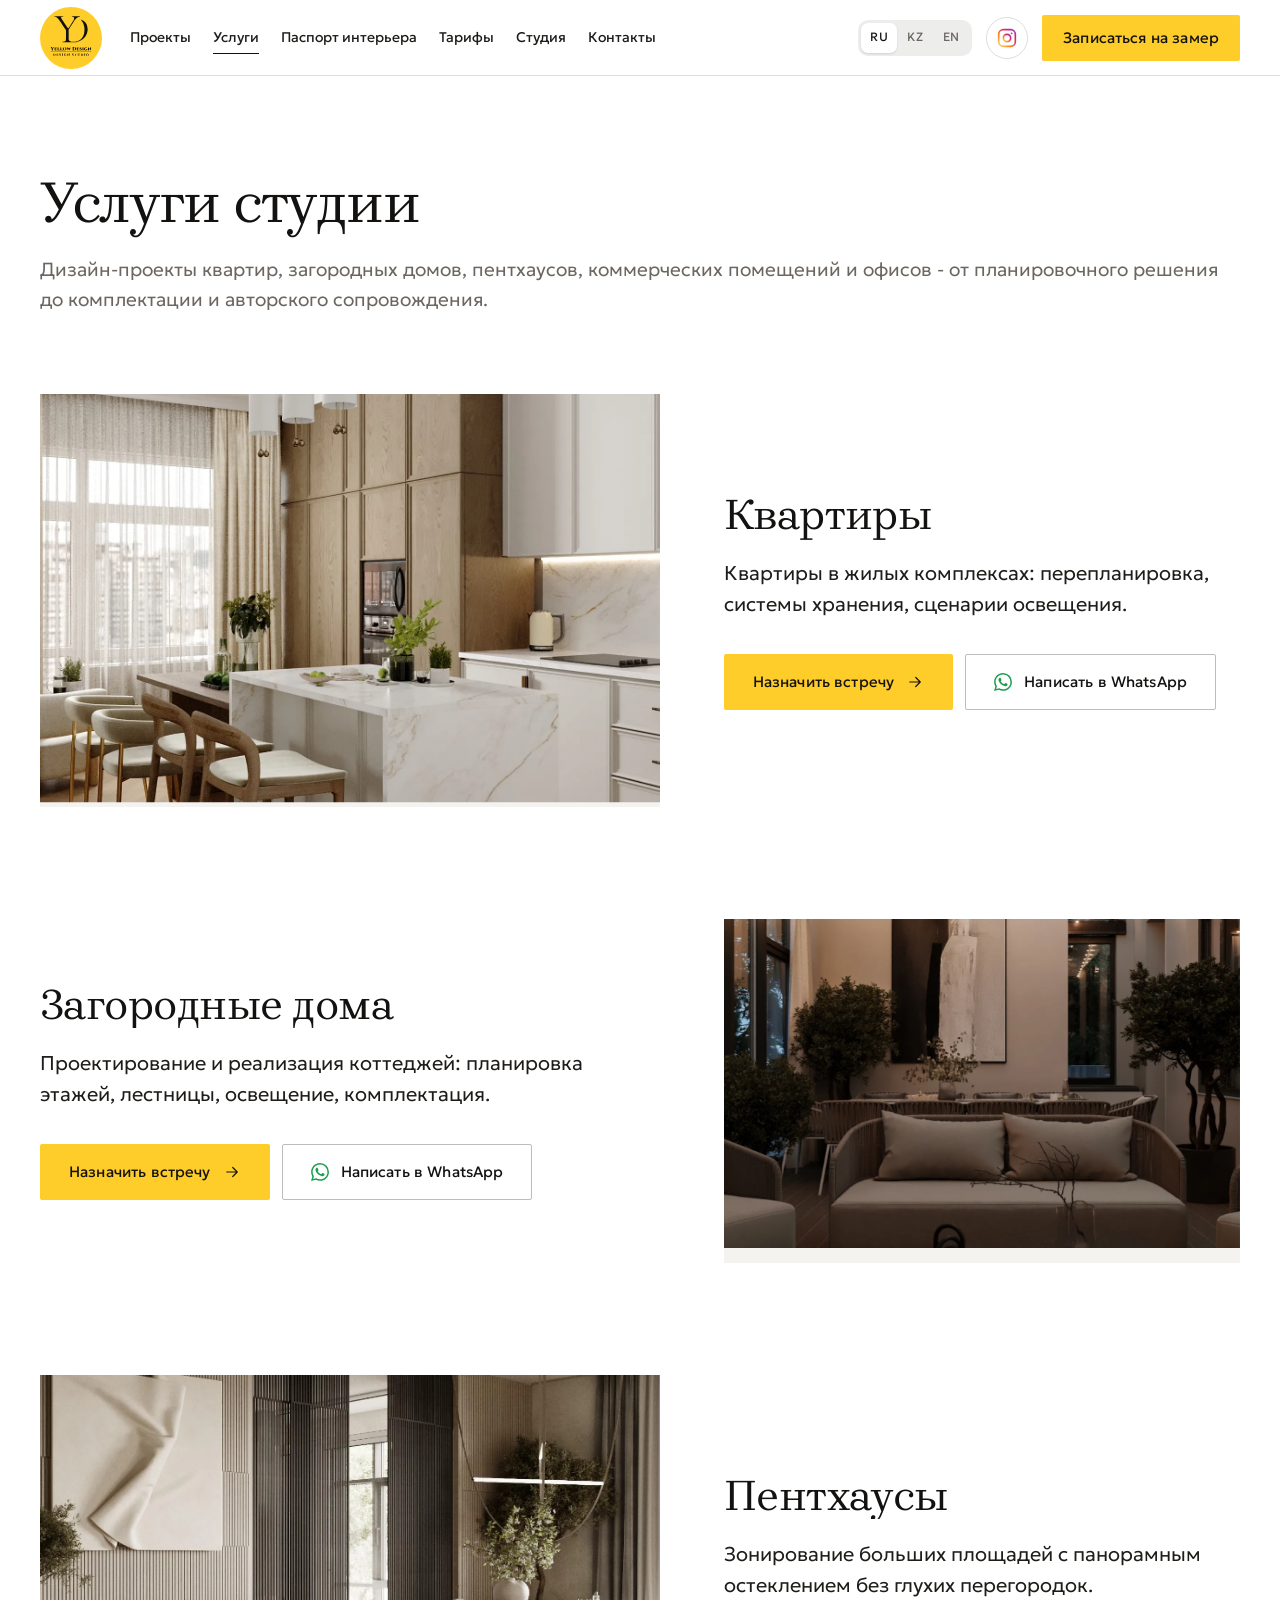
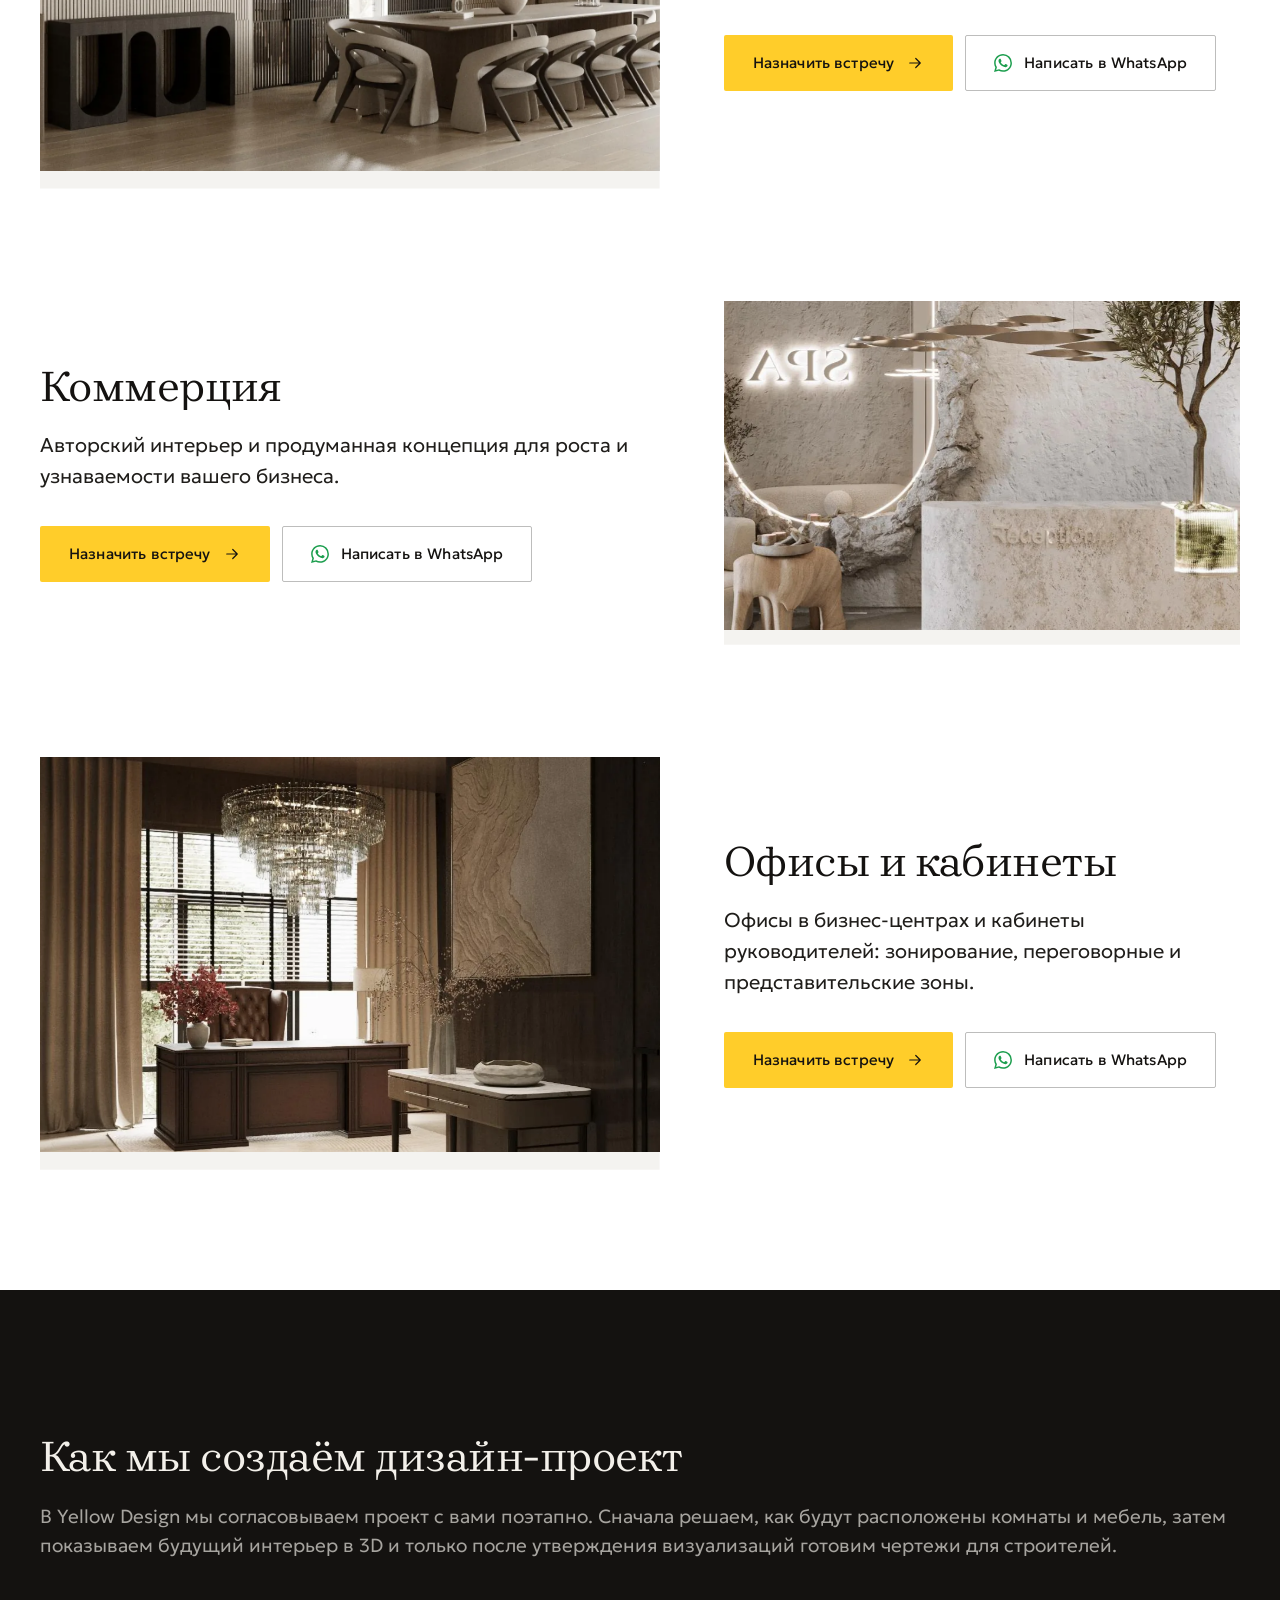
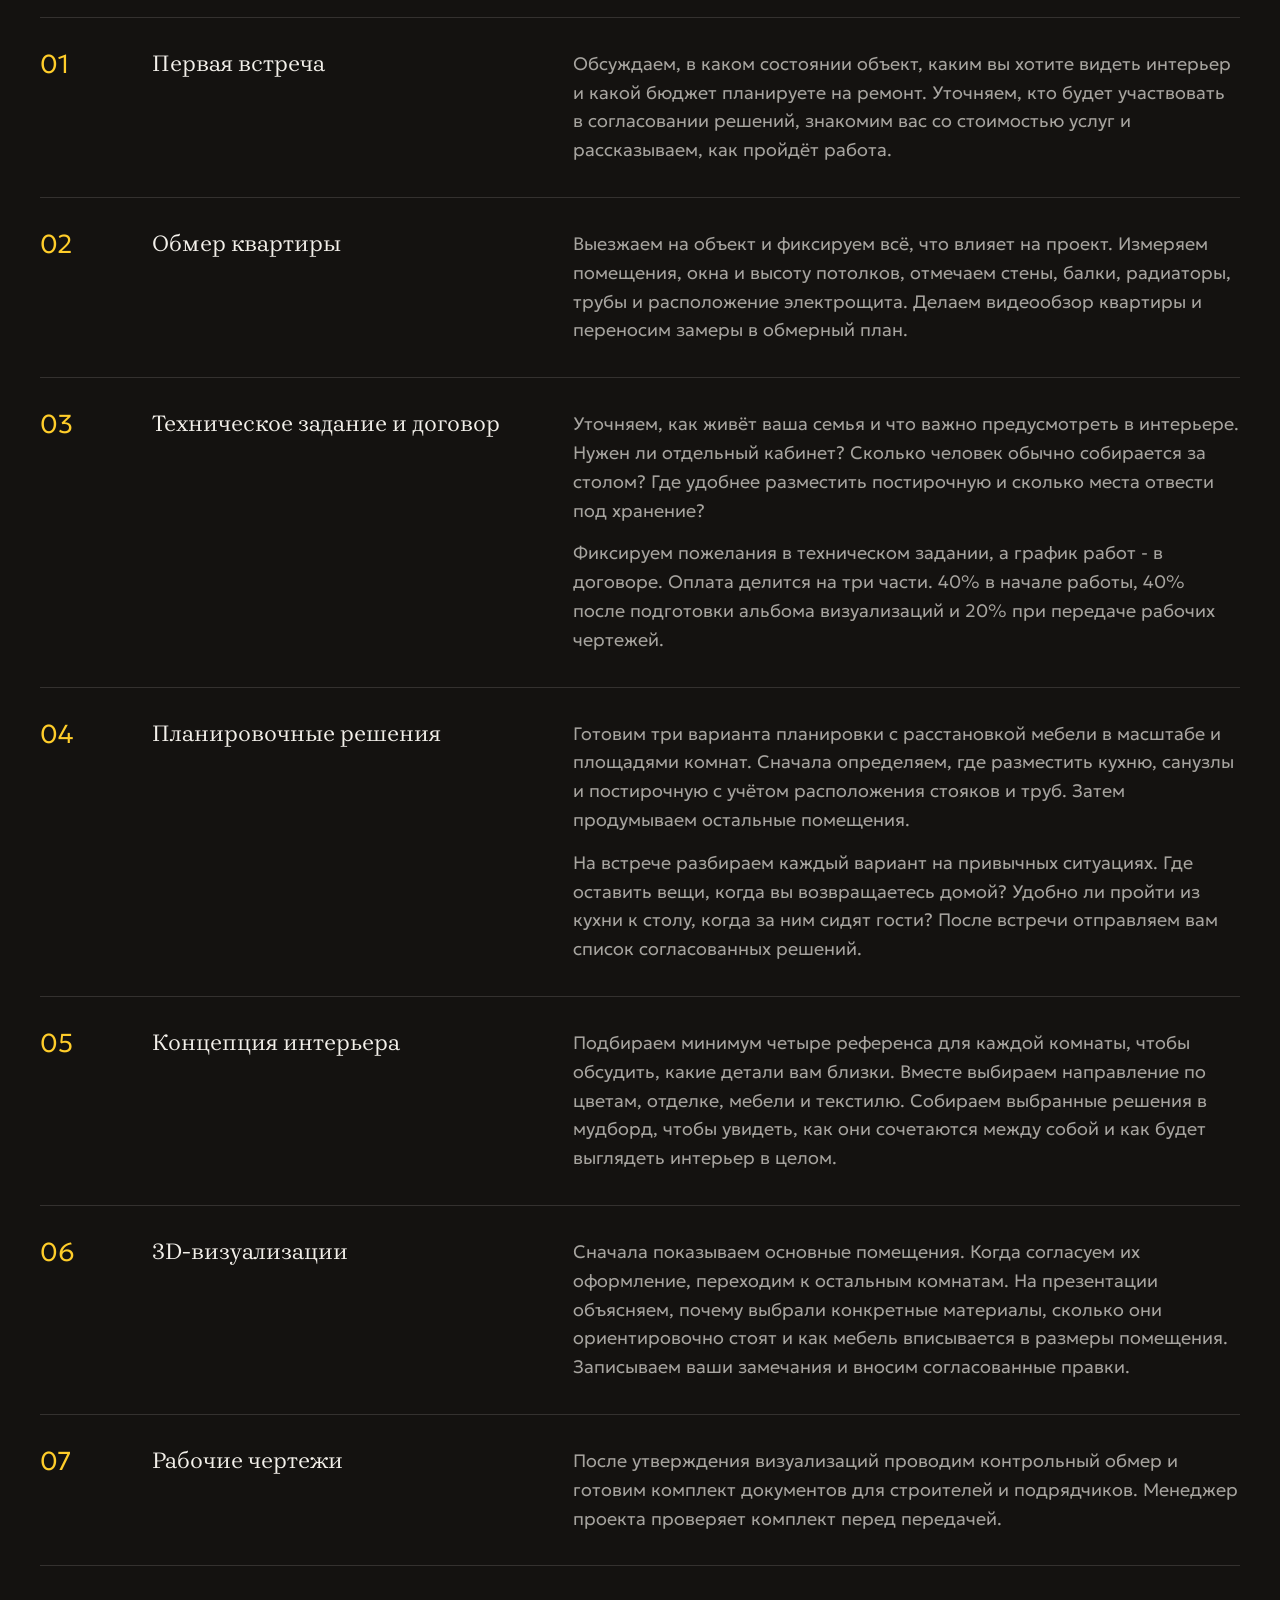
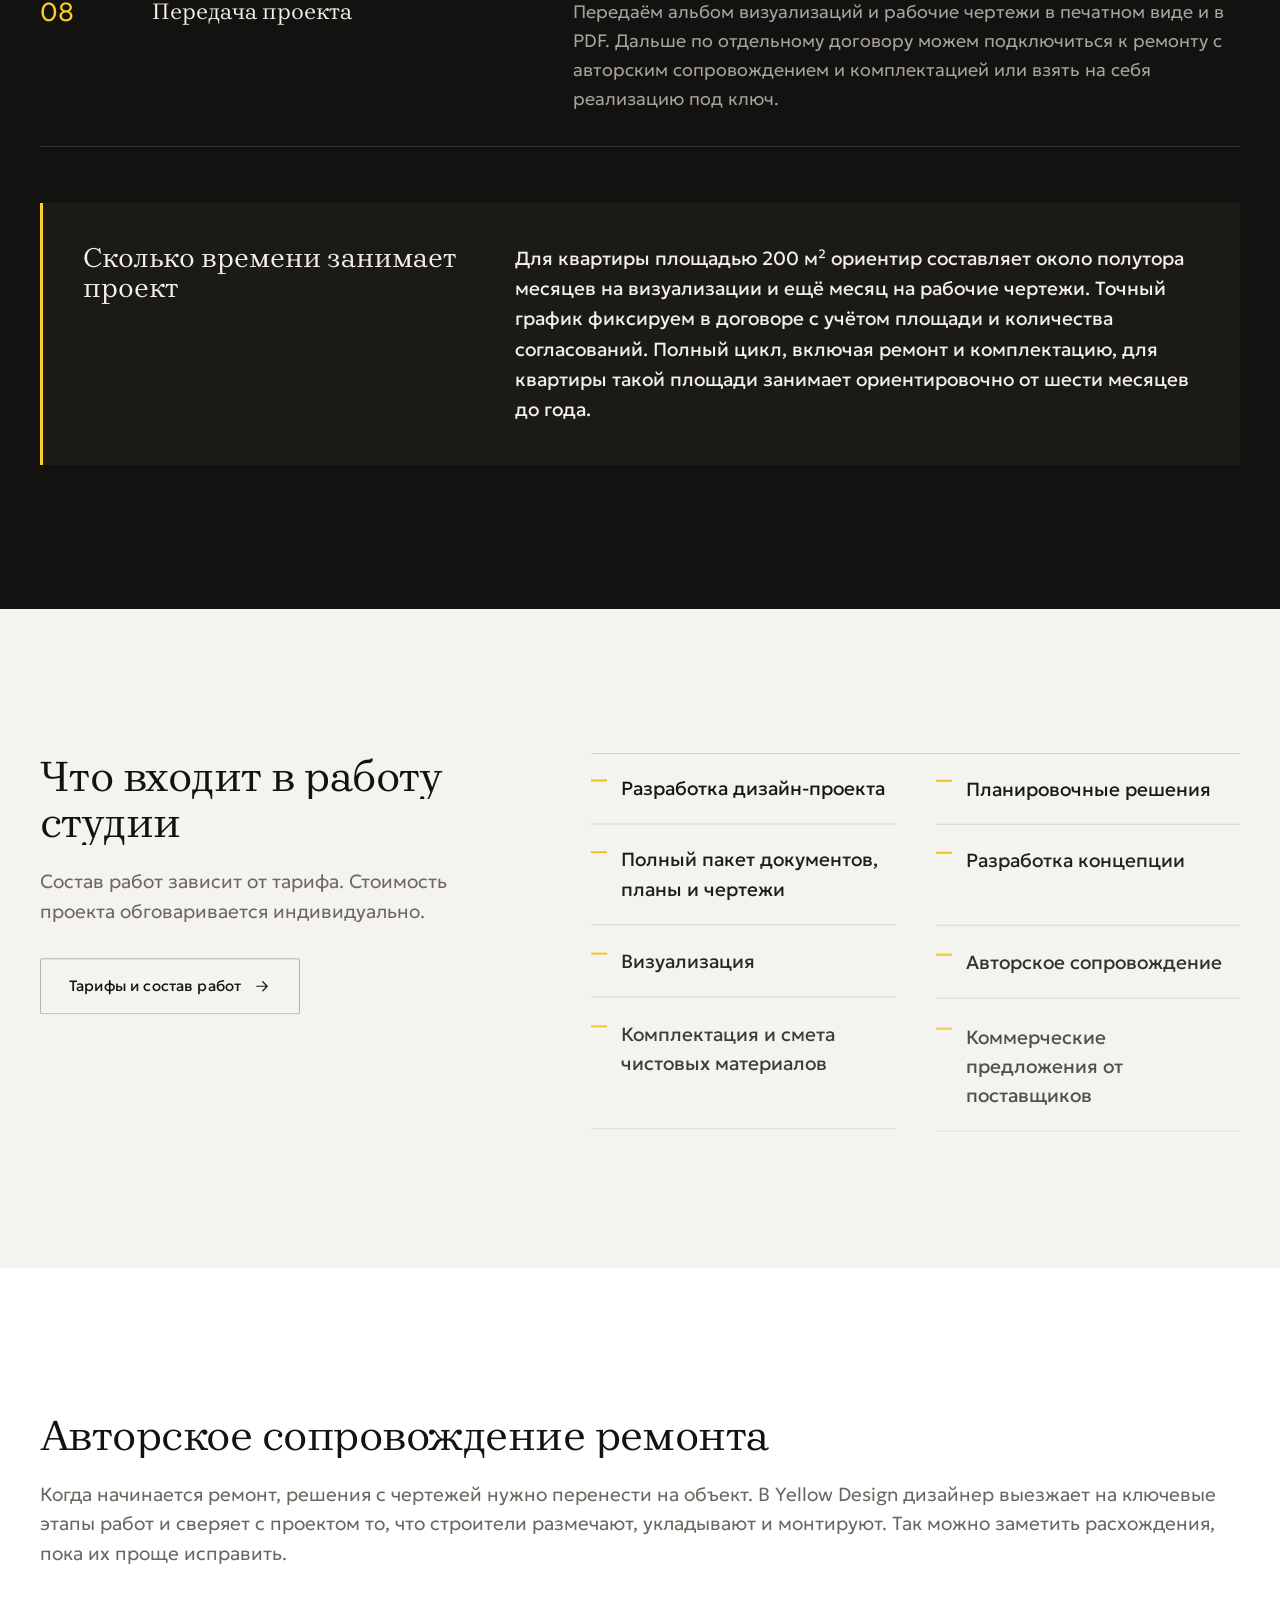
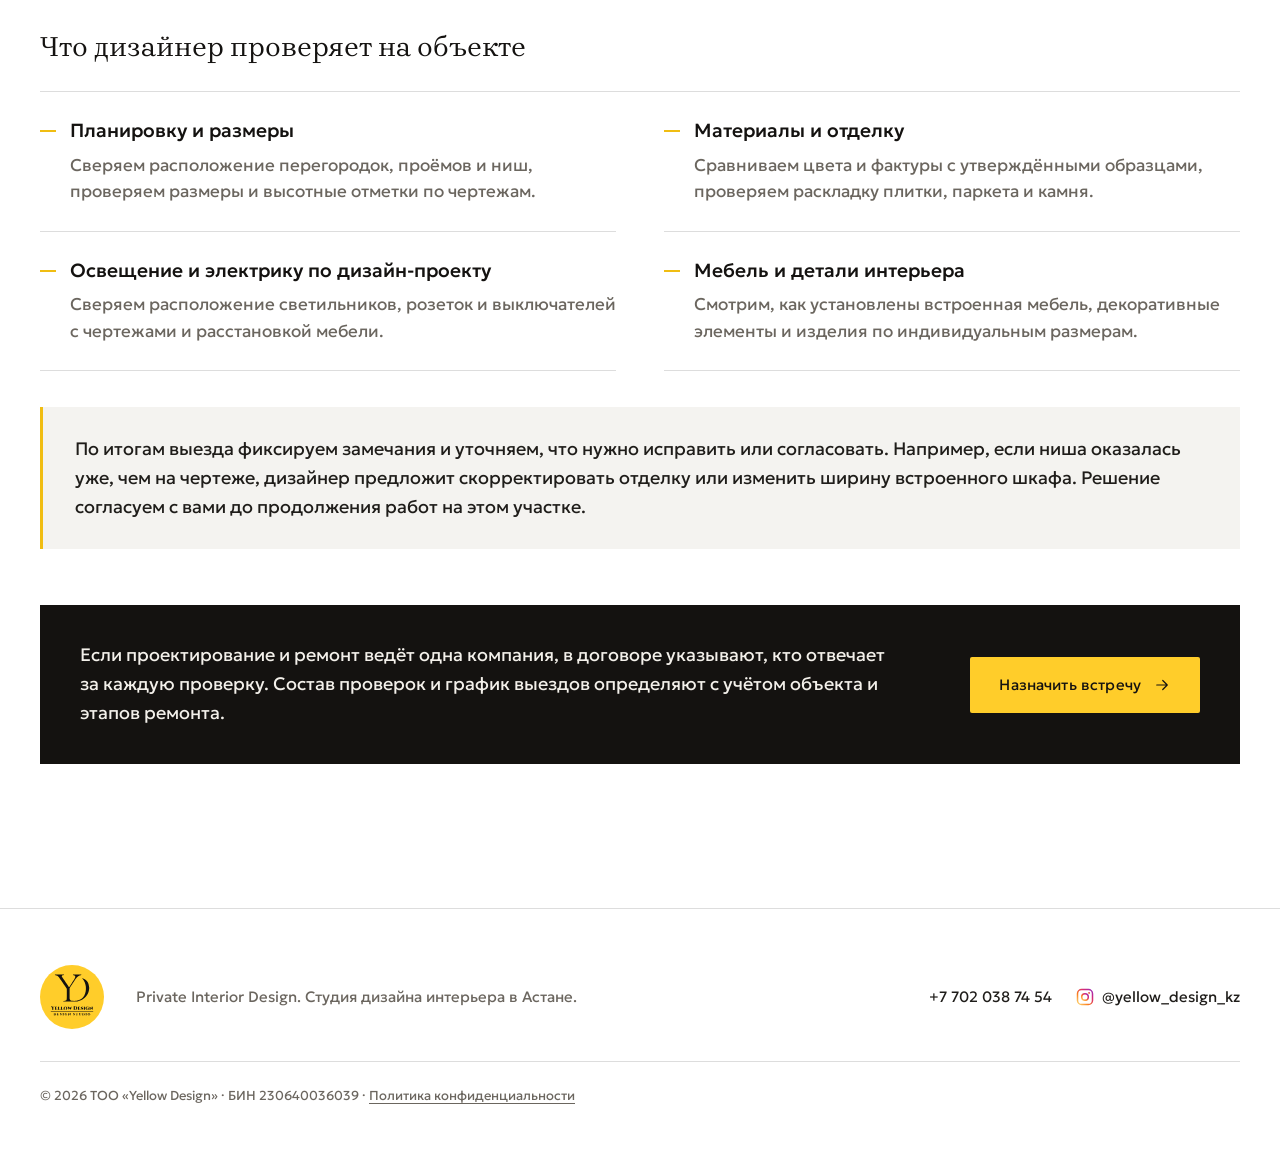
<file: uslugi/index.html>
<!doctype html>
<html lang="ru">
<head>
<meta charset="utf-8">
<meta name="viewport" content="width=device-width, initial-scale=1, viewport-fit=cover">
<title>Услуги - дизайн-проекты квартир, домов и коммерции | Yellow Design</title>
<meta name="description" content="Дизайн-проекты квартир, загородных домов, пентхаусов, коммерческих помещений и офисов в Астане. Комплектация и авторское сопровождение.">
<meta name="theme-color" content="#141210">
<meta name="format-detection" content="telephone=no">
<link rel="canonical" href="https://yellowdesign.kz/uslugi/">
<meta name="robots" content="index, follow">
<meta property="og:type" content="website">
<meta property="og:site_name" content="Yellow Design">
<meta property="og:locale" content="ru_RU">
<meta property="og:url" content="https://yellowdesign.kz/uslugi/">
<meta property="og:title" content="Услуги - дизайн-проекты квартир, домов и коммерции | Yellow Design">
<meta property="og:description" content="Дизайн-проекты квартир, загородных домов, пентхаусов, коммерческих помещений и офисов в Астане. Комплектация и авторское сопровождение.">
<meta property="og:image" content="https://yellowdesign.kz/assets/og-image.jpg">
<meta property="og:image:width" content="1200">
<meta property="og:image:height" content="630">
<meta name="twitter:card" content="summary_large_image">
<meta name="twitter:title" content="Услуги - дизайн-проекты квартир, домов и коммерции | Yellow Design">
<meta name="twitter:description" content="Дизайн-проекты квартир, загородных домов, пентхаусов, коммерческих помещений и офисов в Астане. Комплектация и авторское сопровождение.">
<meta name="twitter:image" content="https://yellowdesign.kz/assets/og-image.jpg">
<link rel="icon" href="../favicon.ico?v=4" sizes="any">
<link rel="icon" type="image/png" sizes="32x32" href="../assets/favicon-st32.png">
<link rel="icon" type="image/png" sizes="16x16" href="../assets/favicon-st16.png">
<link rel="apple-touch-icon" href="../assets/apple-touch-st.png">
<link rel="preconnect" href="https://fonts.googleapis.com">
<link rel="preconnect" href="https://fonts.gstatic.com" crossorigin>
<link href="https://fonts.googleapis.com/css2?family=Brygada+1918:ital,wght@0,400;0,500;1,400&family=Geologica:wght@300;400;500&display=swap" rel="stylesheet">
<link rel="stylesheet" href="../styles.css?v=20261120-1">
<script async src="https://www.googletagmanager.com/gtm.js?id=GTM-W5FBG4CQ"></script>
<script>
  window.dataLayer = window.dataLayer || [];
  function gtag(){dataLayer.push(arguments);}
  gtag('js', new Date());
  window.AW_CONV = {
    phone: 'AW-18586410078/dkqCCOuQpLwdEN642J5F',
    contact: 'AW-18586410078/bKToCNnVpbwdEN642J5F',
    form: 'AW-18586410078/_53WCI2kpLwdEN642J5F'
  };
  function gtag_report_conversion(url, sendTo) {
    var callback = function () {
      if (typeof(url) != 'undefined') {
        window.location = url;
      }
    };
    gtag('event', 'conversion', {
      'send_to': sendTo || window.AW_CONV.phone,
      'value': 1.0,
      'currency': 'USD',
      'event_callback': callback
    });
    return false;
  }
</script>
<script src="https://lead-bot.sultan-askarov-kz.workers.dev/t.js" data-site="yellowdesign" defer></script>
</head>
<body data-page="uslugi">

<svg width="0" height="0" style="position:absolute" aria-hidden="true" focusable="false">
  <symbol id="ic-wa" viewBox="0 0 24 24"><path fill="currentColor" d="M17.472 14.382c-.297-.149-1.758-.867-2.03-.967-.273-.099-.471-.148-.67.15-.197.297-.767.966-.94 1.164-.173.199-.347.223-.644.075-.297-.15-1.255-.463-2.39-1.475-.883-.788-1.48-1.761-1.653-2.059-.173-.297-.018-.458.13-.606.134-.133.298-.347.446-.52.149-.174.198-.298.298-.497.099-.198.05-.371-.025-.52-.075-.149-.669-1.612-.916-2.207-.242-.579-.487-.5-.669-.51-.173-.008-.371-.01-.57-.01-.198 0-.52.074-.792.372-.272.297-1.04 1.016-1.04 2.479 0 1.462 1.065 2.875 1.213 3.074.149.198 2.096 3.2 5.077 4.487.709.306 1.262.489 1.694.625.712.227 1.36.195 1.871.118.571-.085 1.758-.719 2.006-1.413.248-.694.248-1.289.173-1.413-.074-.124-.272-.198-.57-.347m-5.421 7.403h-.004a9.87 9.87 0 0 1-5.031-1.378l-.361-.214-3.741.982.998-3.648-.235-.374a9.86 9.86 0 0 1-1.51-5.26c.001-5.45 4.436-9.884 9.888-9.884 2.64 0 5.122 1.03 6.988 2.898a9.825 9.825 0 0 1 2.893 6.994c-.003 5.45-4.437 9.884-9.885 9.884m8.413-18.297A11.815 11.815 0 0 0 12.05 0C5.495 0 .16 5.335.157 11.892c0 2.096.547 4.142 1.588 5.945L.057 24l6.305-1.654a11.882 11.882 0 0 0 5.683 1.448h.005c6.554 0 11.89-5.335 11.893-11.893a11.821 11.821 0 0 0-3.48-8.413Z"/></symbol>
  <symbol id="ic-ig" viewBox="0 0 24 24">
    <defs><linearGradient id="igg" x1="0" y1="1" x2="1" y2="0"><stop offset="0" stop-color="#FEDA75"/><stop offset=".35" stop-color="#FA7E1E"/><stop offset=".7" stop-color="#D62976"/><stop offset="1" stop-color="#962FBF"/></linearGradient></defs>
    <rect x="2" y="2" width="20" height="20" rx="5.5" fill="none" stroke="url(#igg)" stroke-width="2"/>
    <circle cx="12" cy="12" r="4.4" fill="none" stroke="url(#igg)" stroke-width="2"/>
    <circle cx="17.4" cy="6.6" r="1.3" fill="url(#igg)"/>
  </symbol>
  <symbol id="ic-tel" viewBox="0 0 24 24"><path fill="currentColor" d="M6.6 10.8a15.1 15.1 0 0 0 6.6 6.6l2.2-2.2c.3-.3.7-.4 1-.2 1.1.4 2.3.6 3.6.6.6 0 1 .4 1 1V20c0 .6-.4 1-1 1A17 17 0 0 1 3 4c0-.6.4-1 1-1h3.5c.6 0 1 .4 1 1 0 1.3.2 2.5.6 3.6.1.3 0 .7-.2 1l-2.3 2.2Z"/></symbol>
  <symbol id="ic-arr" viewBox="0 0 24 24"><path fill="none" stroke="currentColor" stroke-width="1.6" stroke-linecap="round" stroke-linejoin="round" d="M5 12h14M13 6l6 6-6 6"/></symbol>
  <symbol id="ic-back" viewBox="0 0 24 24"><path fill="none" stroke="currentColor" stroke-width="1.6" stroke-linecap="round" stroke-linejoin="round" d="M19 12H5M11 6l-6 6 6 6"/></symbol>
  <symbol id="ic-x" viewBox="0 0 24 24"><path fill="none" stroke="currentColor" stroke-width="1.6" stroke-linecap="round" d="M6 6l12 12M18 6 6 18"/></symbol>
  <symbol id="ic-star" viewBox="0 0 24 24"><path fill="currentColor" d="M12 2.5l2.9 6.1 6.6.8-4.9 4.6 1.3 6.6L12 17.3l-5.9 3.3 1.3-6.6L2.5 9.4l6.6-.8z"/></symbol>
  <symbol id="ic-pin" viewBox="0 0 24 24"><path fill="none" stroke="currentColor" stroke-width="1.6" d="M12 21s7-6.2 7-11.5A7 7 0 0 0 5 9.5C5 14.8 12 21 12 21Z"/><circle cx="12" cy="9.5" r="2.4" fill="none" stroke="currentColor" stroke-width="1.6"/></symbol>
</svg>

<header class="hdr" id="top">
  <div class="hdr-in">
    <a class="logo" href="../" aria-label="Yellow Design - на главную"><img src="../assets/logo-st.svg" width="220" height="220" alt="Yellow Design, студия дизайна интерьера"></a>
    <nav class="nav" aria-label="Разделы" data-i-aria="nav_aria">
      <a href="../proekty/" data-i="nav_projects">Проекты</a>
      <a href="../uslugi/" data-i="nav_services" aria-current="page">Услуги</a>
      <a href="../#pasport" data-i="nav_quiz">Паспорт интерьера</a>
      <a href="../#tarify" data-i="nav_prices">Тарифы</a>
      <a href="../#studiya" data-i="nav_studio">Студия</a>
      <a href="../#kontakty" data-i="nav_contacts">Контакты</a>
    </nav>
    <div class="hdr-right">
      <div class="lang" role="group" aria-label="Язык сайта">
        <button type="button" data-lang="ru" aria-pressed="true" lang="ru">RU</button>
        <button type="button" data-lang="kk" aria-pressed="false">KZ</button>
        <button type="button" data-lang="en" aria-pressed="false" lang="en">EN</button>
      </div>
      <a class="ico-btn hdr-ig" href="https://www.instagram.com/yellow_design_kz/" target="_blank" rel="noopener" aria-label="Instagram"><svg width="20" height="20"><use href="#ic-ig"/></svg></a>
      <a class="hdr-tel" href="tel:+77020387454">+7 702 038 74 54</a>
      <button class="btn btn-y btn-sm hdr-cta" type="button" data-modal="zamer"><span data-i="cta_short">Записаться на замер</span></button>
      <button class="burger" type="button" aria-expanded="false" aria-controls="menu" aria-label="Меню"><span></span><span></span></button>
    </div>
  </div>
</header>

<div class="menu" id="menu" hidden>
  <nav class="menu-nav" aria-label="Меню">
      <a href="../proekty/" data-i="nav_projects">Проекты</a>
      <a href="../uslugi/" data-i="nav_services" aria-current="page">Услуги</a>
      <a href="../#pasport" data-i="nav_quiz">Паспорт интерьера</a>
      <a href="../#tarify" data-i="nav_prices">Тарифы</a>
      <a href="../#studiya" data-i="nav_studio">Студия</a>
      <a href="../#kontakty" data-i="nav_contacts">Контакты</a>
  </nav>
  <div class="menu-acts">
    <button class="btn btn-y" type="button" data-modal="zamer"><span data-i="cta_zamer">Записаться на бесплатный замер</span></button>
    <a class="btn btn-line" data-wa="gen" href="https://wa.me/77020387454"><svg width="18" height="18"><use href="#ic-wa"/></svg><span>WhatsApp</span></a>
    <a class="btn btn-line" href="tel:+77020387454"><svg width="18" height="18"><use href="#ic-tel"/></svg><span>+7 702 038 74 54</span></a>
    <a class="btn btn-line" href="https://www.instagram.com/yellow_design_kz/" target="_blank" rel="noopener"><svg width="18" height="18"><use href="#ic-ig"/></svg><span>Instagram</span></a>
  </div>
</div>

<main>

<section class="pg-head">
  <div class="wrap">
    <h1 data-i="sp_h">Услуги студии</h1>
    <p class="lead" data-i="sp_lead">Дизайн-проекты квартир, загородных домов, пентхаусов, коммерческих помещений и офисов - от планировочного решения до комплектации и авторского сопровождения.</p>
  </div>
</section>

<section class="sv-list">
  <div class="wrap">
    <article class="sv" id="kvartiry">
      <figure class="sv-img rv"><img src="../assets/img/s-kvartiry.webp?v=3" width="900" height="600" loading="lazy" decoding="async" alt="Кухня-гостиная с мраморным островом и барными стульями"></figure>
      <div class="sv-txt">
        <h2 data-i="s1_h">Квартиры</h2>
        <p data-i="s1_p">Квартиры в жилых комплексах: перепланировка, системы хранения, сценарии освещения.</p>
        <div class="sv-acts">
          <button class="btn btn-y" type="button" data-modal="meet" data-reason="srv" data-x="s1_h" data-room="Квартира"><span data-i="srv_meet">Назначить встречу</span><svg width="18" height="18"><use href="#ic-arr"/></svg></button>
          <a class="btn btn-line" data-wa="srv" data-x="s1_h" href="https://wa.me/77020387454"><svg width="18" height="18"><use href="#ic-wa"/></svg><span data-i="srv_wa">Написать в WhatsApp</span></a>
        </div>
      </div>
    </article>
<article class="sv sv-rev" id="kottedzhi">
      <figure class="sv-img rv"><img src="../assets/img/s-kottedzhi.webp?v=3" width="900" height="599" loading="lazy" decoding="async" alt="Лаундж под стеклянной крышей с гирляндами и деревьями в кадках"></figure>
      <div class="sv-txt">
        <h2 data-i="s2_h">Загородные дома</h2>
        <p data-i="s2_p">Проектирование и реализация коттеджей: планировка этажей, лестницы, освещение, комплектация.</p>
        <div class="sv-acts">
          <button class="btn btn-y" type="button" data-modal="meet" data-reason="srv" data-x="s2_h" data-room="Дом/таунхаус"><span data-i="srv_meet">Назначить встречу</span><svg width="18" height="18"><use href="#ic-arr"/></svg></button>
          <a class="btn btn-line" data-wa="srv" data-x="s2_h" href="https://wa.me/77020387454"><svg width="18" height="18"><use href="#ic-wa"/></svg><span data-i="srv_wa">Написать в WhatsApp</span></a>
        </div>
      </div>
    </article>
<article class="sv" id="penthausy">
      <figure class="sv-img rv"><img src="../assets/img/s-penthaus.webp?v=3" width="900" height="599" loading="lazy" decoding="async" alt="Столовая с длинным столом и рельефной картиной"></figure>
      <div class="sv-txt">
        <h2 data-i="s3_h">Пентхаусы</h2>
        <p data-i="s3_p">Зонирование больших площадей с панорамным остеклением без глухих перегородок.</p>
        <div class="sv-acts">
          <button class="btn btn-y" type="button" data-modal="meet" data-reason="srv" data-x="s3_h" data-room="Премиум-жильё"><span data-i="srv_meet">Назначить встречу</span><svg width="18" height="18"><use href="#ic-arr"/></svg></button>
          <a class="btn btn-line" data-wa="srv" data-x="s3_h" href="https://wa.me/77020387454"><svg width="18" height="18"><use href="#ic-wa"/></svg><span data-i="srv_wa">Написать в WhatsApp</span></a>
        </div>
      </div>
    </article>
<article class="sv sv-rev" id="kommerciya">
      <figure class="sv-img rv"><img src="../assets/img/s-kommerciya.webp?v=3" width="900" height="599" loading="lazy" decoding="async" alt="Ресепшн SPA-комплекса с каменной стойкой, световой аркой и деревом"></figure>
      <div class="sv-txt">
        <h2 data-i="s4_h">Коммерция</h2>
        <p data-i="s4_p">Авторский интерьер и продуманная концепция для роста и узнаваемости вашего бизнеса.</p>
        <div class="sv-acts">
          <button class="btn btn-y" type="button" data-modal="meet" data-reason="srv" data-x="s4_h" data-room="Коммерция"><span data-i="srv_meet">Назначить встречу</span><svg width="18" height="18"><use href="#ic-arr"/></svg></button>
          <a class="btn btn-line" data-wa="srv" data-x="s4_h" href="https://wa.me/77020387454"><svg width="18" height="18"><use href="#ic-wa"/></svg><span data-i="srv_wa">Написать в WhatsApp</span></a>
        </div>
      </div>
    </article>
<article class="sv" id="ofisy">
      <figure class="sv-img rv"><img src="../assets/img/s-ofisy.webp?v=3" width="900" height="599" loading="lazy" decoding="async" alt="Кабинет с деревянным письменным столом, хрустальной люстрой и рельефным панно"></figure>
      <div class="sv-txt">
        <h2 data-i="s5_h">Офисы и кабинеты</h2>
        <p data-i="s5_p">Офисы в бизнес-центрах и кабинеты руководителей: зонирование, переговорные и представительские зоны.</p>
        <div class="sv-acts">
          <button class="btn btn-y" type="button" data-modal="meet" data-reason="srv" data-x="s5_h" data-room="Коммерция"><span data-i="srv_meet">Назначить встречу</span><svg width="18" height="18"><use href="#ic-arr"/></svg></button>
          <a class="btn btn-line" data-wa="srv" data-x="s5_h" href="https://wa.me/77020387454"><svg width="18" height="18"><use href="#ic-wa"/></svg><span data-i="srv_wa">Написать в WhatsApp</span></a>
        </div>
      </div>
    </article>
  </div>
</section>

<section class="sec dark how" id="etapy" aria-labelledby="hw-h">
  <div class="wrap">
    <h2 id="hw-h" data-i="hw_h">Как мы создаём дизайн-проект</h2>
    <p class="lead" data-i="hw_lead">В Yellow Design мы согласовываем проект с вами поэтапно. Сначала решаем, как будут расположены комнаты и мебель, затем показываем будущий интерьер в 3D и только после утверждения визуализаций готовим чертежи для строителей.</p>
    <ol class="how-list">
      <li><span class="n">01</span><h3 data-i="hw1_h">Первая встреча</h3><div class="how-p"><p data-i="hw1_p">Обсуждаем, в каком состоянии объект, каким вы хотите видеть интерьер и какой бюджет планируете на ремонт. Уточняем, кто будет участвовать в согласовании решений, знакомим вас со стоимостью услуг и рассказываем, как пройдёт работа.</p></div></li>
      <li><span class="n">02</span><h3 data-i="hw2_h">Обмер квартиры</h3><div class="how-p"><p data-i="hw2_p">Выезжаем на объект и фиксируем всё, что влияет на проект. Измеряем помещения, окна и высоту потолков, отмечаем стены, балки, радиаторы, трубы и расположение электрощита. Делаем видеообзор квартиры и переносим замеры в обмерный план.</p></div></li>
      <li><span class="n">03</span><h3 data-i="hw3_h">Техническое задание и договор</h3><div class="how-p"><p data-i="hw3_p">Уточняем, как живёт ваша семья и что важно предусмотреть в интерьере. Нужен ли отдельный кабинет? Сколько человек обычно собирается за столом? Где удобнее разместить постирочную и сколько места отвести под хранение?</p><p data-i="hw3_p2">Фиксируем пожелания в техническом задании, а график работ - в договоре. Оплата делится на три части. 40% в начале работы, 40% после подготовки альбома визуализаций и 20% при передаче рабочих чертежей.</p></div></li>
      <li><span class="n">04</span><h3 data-i="hw4_h">Планировочные решения</h3><div class="how-p"><p data-i="hw4_p">Готовим три варианта планировки с расстановкой мебели в масштабе и площадями комнат. Сначала определяем, где разместить кухню, санузлы и постирочную с учётом расположения стояков и труб. Затем продумываем остальные помещения.</p><p data-i="hw4_p2">На встрече разбираем каждый вариант на привычных ситуациях. Где оставить вещи, когда вы возвращаетесь домой? Удобно ли пройти из кухни к столу, когда за ним сидят гости? После встречи отправляем вам список согласованных решений.</p></div></li>
      <li><span class="n">05</span><h3 data-i="hw5_h">Концепция интерьера</h3><div class="how-p"><p data-i="hw5_p">Подбираем минимум четыре референса для каждой комнаты, чтобы обсудить, какие детали вам близки. Вместе выбираем направление по цветам, отделке, мебели и текстилю. Собираем выбранные решения в мудборд, чтобы увидеть, как они сочетаются между собой и как будет выглядеть интерьер в целом.</p></div></li>
      <li><span class="n">06</span><h3 data-i="hw6_h">3D-визуализации</h3><div class="how-p"><p data-i="hw6_p">Сначала показываем основные помещения. Когда согласуем их оформление, переходим к остальным комнатам. На презентации объясняем, почему выбрали конкретные материалы, сколько они ориентировочно стоят и как мебель вписывается в размеры помещения. Записываем ваши замечания и вносим согласованные правки.</p></div></li>
      <li><span class="n">07</span><h3 data-i="hw7_h">Рабочие чертежи</h3><div class="how-p"><p data-i="hw7_p">После утверждения визуализаций проводим контрольный обмер и готовим комплект документов для строителей и подрядчиков. Менеджер проекта проверяет комплект перед передачей.</p></div></li>
      <li><span class="n">08</span><h3 data-i="hw8_h">Передача проекта</h3><div class="how-p"><p data-i="hw8_p">Передаём альбом визуализаций и рабочие чертежи в печатном виде и в PDF. Дальше по отдельному договору можем подключиться к ремонту с авторским сопровождением и комплектацией или взять на себя реализацию под ключ.</p></div></li>
    </ol>
    <div class="how-time">
      <h3 data-i="hw_time_h">Сколько времени занимает проект</h3>
      <p data-i="hw_time_p">Для квартиры площадью 200&nbsp;м² ориентир составляет около полутора месяцев на визуализации и ещё месяц на рабочие чертежи. Точный график фиксируем в договоре с учётом площади и количества согласований. Полный цикл, включая ремонт и комплектацию, для квартиры такой площади занимает ориентировочно от шести месяцев до года.</p>
    </div>
  </div>
</section>

<section class="sec stone work" aria-labelledby="wk-h">
  <div class="wrap work-grid">
    <div>
      <h2 id="wk-h" data-i="wk_h">Что входит в работу студии</h2>
      <p class="lead" data-i="wk_lead">Состав работ зависит от тарифа. Стоимость проекта обговаривается индивидуально.</p>
      <a class="btn btn-line" href="../#tarify"><span data-i="wk_tar">Тарифы и состав работ</span><svg width="18" height="18"><use href="#ic-arr"/></svg></a>
    </div>
    <ul class="work-list"><li data-i="wk1">Разработка дизайн-проекта</li><li data-i="wk2">Планировочные решения</li><li data-i="wk3">Полный пакет документов, планы и чертежи</li><li data-i="wk4">Разработка концепции</li><li data-i="wk5">Визуализация</li><li data-i="wk6">Авторское сопровождение</li><li data-i="wk7">Комплектация и смета чистовых материалов</li><li data-i="wk8">Коммерческие предложения от поставщиков</li></ul>
  </div>
</section>

<section class="sec nz" id="nadzor" aria-labelledby="nz-h">
  <div class="wrap">
    <h2 id="nz-h" data-i="nzx_h">Авторское сопровождение ремонта</h2>
    <p class="lead" data-i="nzx_lead">Когда начинается ремонт, решения с чертежей нужно перенести на объект. В Yellow Design дизайнер выезжает на ключевые этапы работ и сверяет с проектом то, что строители размечают, укладывают и монтируют. Так можно заметить расхождения, пока их проще исправить.</p>
    <h3 class="nz-sub" data-i="nzx_chk">Что дизайнер проверяет на объекте</h3>
    <ul class="nz-checks">
      <li><h4 data-i="nzc1_h">Планировку и размеры</h4><p data-i="nzc1_p">Сверяем расположение перегородок, проёмов и ниш, проверяем размеры и высотные отметки по чертежам.</p></li>
      <li><h4 data-i="nzc2_h">Материалы и отделку</h4><p data-i="nzc2_p">Сравниваем цвета и фактуры с утверждёнными образцами, проверяем раскладку плитки, паркета и камня.</p></li>
      <li><h4 data-i="nzc3_h">Освещение и электрику по дизайн-проекту</h4><p data-i="nzc3_p">Сверяем расположение светильников, розеток и выключателей с чертежами и расстановкой мебели.</p></li>
      <li><h4 data-i="nzc4_h">Мебель и детали интерьера</h4><p data-i="nzc4_p">Смотрим, как установлены встроенная мебель, декоративные элементы и изделия по индивидуальным размерам.</p></li>
    </ul>
    <p class="nz-note" data-i="nzx_after">По итогам выезда фиксируем замечания и уточняем, что нужно исправить или согласовать. Например, если ниша оказалась уже, чем на чертеже, дизайнер предложит скорректировать отделку или изменить ширину встроенного шкафа. Решение согласуем с вами до продолжения работ на этом участке.</p>
    <div class="nz-fin">
      <p data-i="nzx_fin">Если проектирование и ремонт ведёт одна компания, в договоре указывают, кто отвечает за каждую проверку. Состав проверок и график выездов определяют с учётом объекта и этапов ремонта.</p>
      <button class="btn btn-y" type="button" data-modal="meet" data-reason="nadzor"><span data-i="srv_meet">Назначить встречу</span><svg width="18" height="18"><use href="#ic-arr"/></svg></button>
    </div>
  </div>
</section>

</main>

<footer class="ftr">
  <div class="wrap ftr-in">
    <img class="ftr-logo" src="../assets/logo-st.svg" width="220" height="220" alt="Yellow Design" loading="lazy" decoding="async">
    <p class="ftr-t" data-i="ftr_t">Private Interior Design. Студия дизайна интерьера в Астане.</p>
    <div class="ftr-c">
      <a href="tel:+77020387454">+7 702 038 74 54</a>
      <a href="https://www.instagram.com/yellow_design_kz/" target="_blank" rel="noopener" class="ftr-ig"><svg width="18" height="18"><use href="#ic-ig"/></svg><span>@yellow_design_kz</span></a>
    </div>
    <p class="ftr-legal">© 2026 ТОО «Yellow Design» · <span data-i="bin">БИН</span> 230640036039 · <a href="../politika/" data-i="pol_link">Политика конфиденциальности</a></p>
  </div>
</footer>

<div class="modal" id="lead-modal" hidden>
  <div class="modal-bg" data-close></div>
  <div class="modal-box" role="dialog" aria-modal="true" aria-labelledby="m-title">
    <button class="modal-x" type="button" data-close aria-label="Закрыть" data-i-aria="close"><svg width="22" height="22"><use href="#ic-x"/></svg></button>
    <h2 id="m-title" class="modal-t">Запись на бесплатный замер</h2>
    <p class="modal-sub" data-i="m_sub">Оставьте заявку, мы свяжемся с вами в ближайшее время</p>
    <form class="lead-form " id="m-form">
  <input class="hp" type="text" name="hp_site" tabindex="-1" autocomplete="off" aria-hidden="true">
  <div class="fld fld-reason" hidden><label for="m-reason" data-i="fm_reason">Тема заявки</label><input id="m-reason" name="reason" readonly></div>
  <div class="fld fld-pass" hidden><label for="m-pass" data-i="fm_pass">Паспорт интерьера</label><textarea id="m-pass" name="passport" rows="2" readonly></textarea></div>
  <div class="fld"><label for="m-name"><span data-i="fm_name">Ваше имя</span>*</label><input id="m-name" name="name" autocomplete="name" required placeholder="Имя" data-i-ph="fm_name_ph"></div>
  <div class="fld"><label for="m-phone"><span data-i="fm_phone">Ваш телефон</span>*</label><input id="m-phone" name="phone" type="tel" inputmode="tel" autocomplete="tel" required placeholder="+7 701 000 00 00"></div>
  <div class="fld"><label for="m-type"><span data-i="fm_type">Выберите тип помещения</span>*</label><select id="m-type" name="room_type" required><option value="" disabled selected data-i="ty0">- Выберите вариант -</option><option value="Коммерция" data-i="ty1">Коммерция</option><option value="Жилое помещение" data-i="ty2">Жилое помещение</option><option value="Квартира" data-i="ty3">Квартира</option><option value="Апартаменты" data-i="ty4">Апартаменты</option><option value="Премиум-жильё" data-i="ty5">Премиум-жильё</option><option value="Дом/таунхаус" data-i="ty6">Дом/таунхаус</option></select></div>
  <div class="fld"><label for="m-area" data-i="fm_area">Площадь, м² (необязательно)</label><input id="m-area" name="area" inputmode="numeric" placeholder="Укажите площадь помещения" data-i-ph="fm_area_ph"></div>
  <label class="agree"><input type="checkbox" name="agree" required><span><span data-i="fm_agree">Даю согласие на обработку персональных данных и принимаю</span> <a href="../politika/" target="_blank" rel="noopener" data-i="fm_agree_link">политику конфиденциальности</a></span></label>
  <button class="btn btn-y" type="submit"><svg width="18" height="18"><use href="#ic-wa"/></svg><span data-i="fm_send">Отправить</span></button>
  <p class="fm-ok" hidden data-i="fm_ok">Спасибо! Сейчас откроется WhatsApp, отправьте подготовленное сообщение.</p>
</form>
  </div>
</div>

<nav class="mbar" aria-label="Быстрая связь" data-i-aria="mb_aria">
  <a href="tel:+77020387454"><svg width="18" height="18"><use href="#ic-tel"/></svg><span data-i="mb_call">Позвонить</span></a>
  <a class="mbar-wa" data-wa="gen" href="https://wa.me/77020387454"><svg width="18" height="18"><use href="#ic-wa"/></svg><span>WhatsApp</span></a>
  <a class="mbar-ig" href="https://www.instagram.com/yellow_design_kz/" target="_blank" rel="noopener" aria-label="Instagram"><svg width="22" height="22"><use href="#ic-ig"/></svg></a>
</nav>

<script src="../assets/vendor/gsap.min.js" defer></script>
<script src="../assets/vendor/ScrollTrigger.min.js" defer></script>
<script src="../assets/vendor/SplitText.min.js" defer></script>
<script src="../assets/vendor/lenis.min.js" defer></script>
<script src="../script.js?v=20261120-1" defer></script>
</body>
</html>
</file>
<file: styles.css>
/* Yellow Design - студия дизайна интерьера. Крупные кадры проектов, белый / чёрный / жёлтый */
:root{
  --ink:#141210;
  --ink-2:#1C1A17;
  --paper:#FFFFFF;
  --stone:#F4F3F0;
  --line:rgba(20,18,16,.14);
  --line-d:rgba(243,240,234,.14);
  --text:#1F1D1A;
  --muted:#6B665F;
  --on-dark:#F3F0EA;
  --on-dark-m:rgba(243,240,234,.66);
  --yellow:#FFCD2A;
  --yellow-2:#F0BD12;
  --wa:#1C9E4E;
  --serif:"Brygada 1918", Georgia, "Times New Roman", serif;
  --sans:"Geologica", "Segoe UI", Arial, sans-serif;
  --hdr:76px;
  --wrap:1240px;
  --gut:40px;
  --sec:144px;
  --fs-h1:clamp(42px,4.6vw,72px);
  --fs-h2:clamp(34px,3.4vw,52px);
  --fs-h3:clamp(26px,2.2vw,34px);
  --fs-body:18px;
  --fs-small:15px;
  --ease:cubic-bezier(.22,.61,.24,1);
  --ease-out:cubic-bezier(.16,1,.3,1);
}
*,*::before,*::after{box-sizing:border-box}
html{-webkit-text-size-adjust:100%;scroll-padding-top:var(--hdr);scrollbar-color:#B5AFA6 var(--paper)}
body{margin:0;background:var(--paper);color:var(--text);font:400 17px/1.55 var(--sans);-webkit-font-smoothing:antialiased;overflow-x:clip}
img{display:block;max-width:100%;height:auto}
a{color:inherit}
button,input,select,textarea{font:inherit;color:inherit}
a,button{-webkit-tap-highlight-color:transparent;touch-action:manipulation}
body.menu-open,body.modal-open{overflow:hidden}
.hp{position:absolute;left:-9999px;width:1px;height:1px;opacity:0;pointer-events:none}
.fm-ok{font-size:14px;color:var(--wa)}
.dark .fm-ok{color:var(--yellow)}
.fm-ok[hidden]{display:none}
::selection{background:var(--yellow);color:var(--ink)}
:focus-visible{outline:2px solid var(--yellow-2);outline-offset:3px}
h1,h2,h3{margin:0;font-weight:400}
h2{font-size:var(--fs-h2)}
h3{font-size:var(--fs-h3)}
p{margin:0}
ul,ol{margin:0;padding:0;list-style:none}
figure{margin:0}

.wrap{max-width:calc(var(--wrap) + var(--gut)*2);margin:0 auto;padding:0 var(--gut)}
.sec{padding:var(--sec) 0}
.dark{background:var(--ink);color:var(--on-dark)}
.stone{background:var(--stone)}

.head{margin-bottom:64px}
.head-row{display:flex;flex-wrap:wrap;align-items:flex-end;justify-content:space-between;gap:20px 48px}
.head h2,.f-txt h2,.proc-txt h2,.qz-side h2,.feat-head h2,.work h2,.pg-cta h2{font:400 var(--fs-h2)/1.06 var(--serif);letter-spacing:-.012em;color:var(--ink)}
.dark .head h2,.dark h2{color:var(--on-dark)}
.lead{margin-top:22px;font-size:19px;line-height:1.55;color:var(--muted);font-weight:300}
.dark .lead{color:var(--on-dark-m)}

.kicker{display:flex;align-items:center;gap:14px;margin-bottom:22px;font:400 12px/1.2 var(--sans);letter-spacing:.16em;text-transform:uppercase;color:var(--muted)}
.kicker::before{content:"";width:28px;height:2px;background:var(--yellow);flex:0 0 auto}
.dark .kicker{color:var(--on-dark-m)}

/* Кнопки */
.btn{display:inline-flex;align-items:center;justify-content:center;gap:12px;min-height:56px;padding:0 28px;border-radius:2px;border:1px solid transparent;background:none;font:400 15px/1.2 var(--sans);letter-spacing:.01em;text-decoration:none;cursor:pointer;transition:background-color .25s var(--ease),border-color .25s var(--ease),color .25s var(--ease),transform .2s var(--ease);text-align:center}
.btn svg{display:block;flex:0 0 auto}
.btn:active{transform:scale(.98)}
.btn-y{background:var(--yellow);color:var(--ink)}
.btn-y:hover{background:var(--yellow-2)}
.btn-line{border-color:rgba(20,18,16,.28);color:var(--ink)}
.btn-line:hover{border-color:var(--ink)}
.btn-line svg use[href="#ic-wa"]{color:var(--wa)}
.btn-on-dark,.dark .btn-line{border-color:rgba(243,240,234,.3);color:var(--on-dark)}
.btn-on-dark:hover,.dark .btn-line:hover{border-color:var(--on-dark)}
.btn-sm{min-height:46px;padding:0 20px}
.btn svg,.link svg{transition:transform .3s var(--ease)}
@media (hover:hover) and (pointer:fine){.btn:hover svg:last-child,.link:hover svg:last-child{transform:translateX(3px)}}
.link{display:inline-flex;align-items:center;gap:8px;font:400 15px/1.3 var(--sans);text-decoration:none;color:var(--ink);background:none;border:0;border-bottom:1px solid var(--line);padding:0 0 4px;cursor:pointer;transition:border-color .25s var(--ease)}
.link:hover{border-color:var(--ink)}
.link svg{display:block;flex:0 0 auto}
.link-on-dark,.dark .link{color:var(--on-dark);border-color:var(--line-d)}
.link-on-dark:hover,.dark .link:hover{border-color:var(--on-dark)}

.arrow{width:52px;height:52px;border-radius:50%;border:1px solid rgba(20,18,16,.28);background:transparent;color:var(--ink);display:grid;place-items:center;cursor:pointer;transition:border-color .25s var(--ease),background-color .25s var(--ease),opacity .25s var(--ease)}
.arrow svg{display:block}
.arrow:hover:not(:disabled){border-color:var(--ink)}
.arrow:disabled{opacity:.3;cursor:default}
.arrow-on-dark{border-color:rgba(243,240,234,.45);color:var(--on-dark);background:rgba(20,18,16,.28)}
.arrow-on-dark:hover:not(:disabled){border-color:var(--on-dark);background:rgba(20,18,16,.5)}

/* Шапка */
.hdr{position:sticky;top:0;z-index:50;height:var(--hdr);background:#fff;border-bottom:1px solid var(--line)}
.hdr-in{max-width:calc(1400px + var(--gut)*2);margin:0 auto;padding:0 var(--gut);height:100%;display:flex;align-items:center;gap:36px}
.logo{display:block;flex:0 0 auto;position:relative;z-index:2}
.logo img{width:62px;height:62px}
.nav{display:flex;gap:26px}
.nav a{font-size:14px;text-decoration:none;color:var(--text);padding:6px 0;background:linear-gradient(var(--ink),var(--ink)) 0 100%/0 1px no-repeat;transition:background-size .3s var(--ease);white-space:nowrap}
.nav a:hover,.nav a[aria-current="page"]{background-size:100% 1px}
.hdr-right{margin-left:auto;display:flex;align-items:center;gap:14px;position:relative;z-index:2}
.lang{display:flex;padding:3px;border-radius:10px;background:#EDEDEC;flex:0 0 auto}
.lang button{border:0;background:transparent;min-width:36px;height:30px;padding:0 8px;border-radius:7px;font-size:12px;font-weight:400;letter-spacing:.04em;color:var(--muted);cursor:pointer}
.lang button[aria-pressed="true"]{background:#fff;color:var(--ink);box-shadow:0 1px 2px rgba(20,18,16,.12)}
.ico-btn{display:grid;place-items:center;width:42px;height:42px;border-radius:50%;border:1px solid var(--line);flex:0 0 auto}
.ico-btn svg{display:block}
.hdr-tel{font-size:14px;text-decoration:none;white-space:nowrap}
.hdr-cta{flex:0 0 auto;white-space:nowrap}
.burger{display:none;width:44px;height:44px;border:0;background:transparent;cursor:pointer;flex:0 0 auto;position:relative}
.burger span{position:absolute;left:11px;right:11px;height:1.5px;background:var(--ink);transition:transform .3s var(--ease)}
.burger span:first-child{top:17px}
.burger span:last-child{top:25px}
.menu-open .burger span:first-child{transform:translateY(4px) rotate(45deg)}
.menu-open .burger span:last-child{transform:translateY(-4px) rotate(-45deg)}
.menu{position:fixed;inset:var(--hdr) 0 0 0;z-index:40;background:var(--paper);padding:32px var(--gut) 40px;overflow:auto;display:flex;flex-direction:column;gap:40px}
.menu[hidden]{display:none}
.menu-nav{display:flex;flex-direction:column}
.menu-nav a{font:400 30px/1.2 var(--serif);text-decoration:none;padding:12px 0;border-bottom:1px solid var(--line)}
.menu-nav a[aria-current="page"]{box-shadow:inset 3px 0 0 var(--yellow);padding-left:14px}
.menu-acts{display:grid;gap:12px}

/* Первый экран: кадр на левую половину и больше, текст справа */
.hero{height:calc(100svh - var(--hdr));min-height:600px;max-height:1000px;background:var(--paper)}
.hero-grid{display:grid;grid-template-columns:minmax(0,7fr) minmax(0,5fr);height:100%}
.hero-media{position:relative;min-height:0;overflow:hidden;background:var(--stone)}
.hero-pic{position:absolute;inset:0;clip-path:inset(0 100% 0 0);transition:clip-path 1.4s var(--ease-out)}
.pic-in .hero-pic{clip-path:inset(0 0 0 0)}
.hs{position:absolute;inset:0;display:block;opacity:0;transition:opacity 1.3s var(--ease);text-decoration:none}
.hs.on{opacity:1;z-index:1}
.hs picture{position:absolute;inset:0;transition:transform 1.1s var(--ease-out)}
.hs img{width:100%;height:100%;object-fit:cover;object-position:50% 50%;transform:scale(1.07);transition:transform 9s linear}
.pic-in .hs.on img{transform:none}
.hs::after{content:"";position:absolute;inset:auto 0 0 0;height:34%;background:linear-gradient(0deg,rgba(20,18,16,.55),rgba(20,18,16,0));pointer-events:none}
.hs-cap{position:absolute;left:40px;bottom:36px;z-index:2;font:400 clamp(20px,1.7vw,26px)/1.2 var(--serif);color:#fff;letter-spacing:-.005em}
@media (hover:hover) and (pointer:fine){.hs:hover picture{transform:scale(1.025)}}
.hs:active picture{transform:scale(.99)}
.hero-ctrl{position:absolute;right:28px;bottom:28px;z-index:3;display:flex;align-items:center;gap:14px}
.hero-dots{display:flex;gap:8px}
.hero-dots i{width:8px;height:8px;border-radius:50%;background:rgba(255,255,255,.45);transition:background-color .3s var(--ease),transform .3s var(--ease)}
.hero-dots i.on{background:var(--yellow);transform:scale(1.25)}
.hero-txt{display:flex;flex-direction:column;justify-content:center;min-width:0;padding:40px clamp(32px,4.6vw,88px) 48px clamp(32px,4vw,72px)}
.hero-k{font:400 14px/1.4 var(--sans);color:var(--muted);margin-bottom:26px}
.hero h1{font:400 clamp(38px,3.7vw,60px)/1.03 var(--serif);letter-spacing:-.018em;color:var(--ink)}
.hero-lead{margin:26px 0 34px;font-size:18px;line-height:1.5;color:var(--muted);font-weight:300}
.hero-acts{display:flex;flex-direction:column;align-items:stretch;gap:12px;max-width:420px}
.hero-ig{display:inline-flex;align-items:center;gap:9px;margin-top:26px;font-size:14px;color:var(--muted);text-decoration:none;align-self:flex-start;border-bottom:1px solid var(--line);padding-bottom:3px}
.hero-ig:hover{color:var(--ink);border-color:var(--ink)}
.hero-ig svg{display:block}
.hero-k,.hero h1,.hero-lead,.hero-acts,.hero-ig,.hero-ctrl{opacity:0;transform:translateY(12px);transition:opacity .9s var(--ease-out),transform .9s var(--ease-out)}
.lit .hero-k{transition-delay:.35s}
.lit .hero h1{transition-delay:.48s}
.lit .hero-lead{transition-delay:.6s}
.lit .hero-acts{transition-delay:.72s}
.lit .hero-ig{transition-delay:.82s}
.lit .hero-ctrl{transition-delay:1.2s}
.lit .hero-k,.lit .hero h1,.lit .hero-lead,.lit .hero-acts,.lit .hero-ig,.lit .hero-ctrl{opacity:1;transform:none}
.no-intro .hero *,.no-intro .hero *::before{transition:none!important}
.no-intro .hs{transition:opacity 1.3s var(--ease)!important}

/* Избранные проекты: слайды на всю ширину */
.feat{padding:120px 0 112px}
.feat-head{display:flex;align-items:flex-end;justify-content:space-between;gap:24px 48px;margin-bottom:56px}
.feat-head h2{color:var(--on-dark)}
.feat-head .lead{max-width:none}
.feat-nav{display:flex;gap:10px;flex:0 0 auto}
.feat-track{display:flex;overflow-x:auto;scroll-snap-type:x mandatory;scrollbar-width:none;overscroll-behavior-x:contain}
.feat-track::-webkit-scrollbar{display:none}
.fs{flex:0 0 100%;min-width:0;scroll-snap-align:start}
.fs-pics{--fh:min(calc(100svh - var(--hdr) - 220px),680px);display:grid;gap:12px;width:min(calc(100% - var(--gut)*2),calc(var(--fh)*var(--a) + 12px));margin:0 auto;overflow:hidden}
.fs-pics img{width:100%;height:100%;object-fit:cover;background:var(--ink-2);transition:transform 1s var(--ease-out),opacity .6s var(--ease)}
@media (hover:hover) and (pointer:fine){.fs-pics:hover img{transform:scale(1.02)}}
.fs-pics:active img{transform:scale(.99)}
.fs-cap{display:flex;align-items:flex-end;justify-content:space-between;gap:16px 40px;margin-top:28px}
.fs-cap h3{margin-top:10px;font:400 var(--fs-h3)/1.12 var(--serif);color:var(--on-dark)}
.fs-cap .link{flex:0 0 auto;white-space:nowrap}
.feat-foot{display:flex;flex-wrap:wrap;gap:12px;margin-top:56px}
.spread-type{font:400 14px/1.3 var(--sans);color:var(--muted)}
.dark .spread-type{color:var(--on-dark-m)}

/* Философия */
.philo{padding:136px 0 128px}
.statement{font:400 clamp(28px,2.9vw,44px)/1.22 var(--serif);letter-spacing:-.008em;color:var(--ink)}
.philo-list{display:grid;grid-template-columns:repeat(3,minmax(0,1fr));gap:48px;margin-top:80px}
.philo-list li{padding-top:26px;border-top:2px solid var(--yellow)}
.philo-list h3{font:400 22px/1.25 var(--serif);color:var(--ink)}
.philo-list p{margin-top:12px;font-size:17px;color:var(--muted);font-weight:300}

/* Услуги на главной */
.srv-cards{display:grid;grid-template-columns:repeat(6,minmax(0,1fr));gap:40px 28px}
.srv-cards li{grid-column:span 2;min-width:0}
.srv-cards li:nth-child(n+4){grid-column:span 3}
.srv-cards a{display:block;text-decoration:none;color:inherit}
.sc-img{display:block;overflow:hidden;background:#E6E4DF}
.sc-img img{width:100%;aspect-ratio:3/2;object-fit:cover;transition:transform .9s var(--ease-out)}
@media (hover:hover) and (pointer:fine){.srv-cards a:hover .sc-img img{transform:scale(1.04)}}
.srv-cards a:active .sc-img img{transform:scale(.99)}
.srv-cards h3{margin-top:20px;font:400 26px/1.15 var(--serif);color:var(--ink)}
.srv-cards p{margin-top:8px;font-size:16px;color:var(--muted)}

/* Как ведём проект */
.proc-grid{display:grid;grid-template-columns:minmax(0,7fr) minmax(0,5fr);gap:88px;align-items:start}
.proc-txt h2{font-size:clamp(28px,2.6vw,42px);line-height:1.14}
.proc-stat{display:flex;flex-wrap:wrap;align-items:baseline;gap:8px 16px;margin-top:30px;padding-top:24px;border-top:1px solid var(--line-d)}
.proc-stat b{font:400 clamp(32px,3.2vw,48px)/1 var(--serif);color:var(--yellow);white-space:nowrap}
.proc-stat span{font-size:17px;color:var(--on-dark-m)}
.proc-txt .lead{margin-bottom:56px}
.steps li{display:grid;grid-template-columns:72px minmax(0,1fr);gap:16px;padding:26px 0;border-top:1px solid var(--line-d)}
.steps .n{font:300 26px/1.1 var(--sans);color:var(--yellow)}
.steps h3{font:400 19px/1.35 var(--sans);color:var(--on-dark)}
.steps p{margin-top:6px;font-size:16px;color:var(--on-dark-m)}
.proc-media{position:sticky;top:calc(var(--hdr) + 40px);max-width:540px;margin-left:auto}
.proc-img{aspect-ratio:4/5;overflow:hidden;background:var(--ink-2)}
.proc-img img,.f-img img{width:100%;height:100%;object-fit:cover}

/* Руководитель */
.f-grid{display:grid;grid-template-columns:minmax(0,5fr) minmax(0,7fr);gap:88px;align-items:center}
.f-img{aspect-ratio:3/4;overflow:hidden;background:var(--stone)}
.f-img img{object-position:50% 18%}
.f-lead{margin-top:28px;font:400 clamp(22px,2vw,28px)/1.32 var(--serif);color:var(--ink)}
.f-list{display:grid;gap:12px;margin:32px 0 0;font-size:var(--fs-body)}
.f-list li{position:relative;padding-left:24px}
.f-list li::before{content:"";position:absolute;left:0;top:.75em;width:12px;height:1px;background:var(--ink)}
.f-acts{display:flex;flex-wrap:wrap;gap:12px;margin-top:32px}
.award-grid{display:grid;grid-template-columns:minmax(0,7fr) minmax(0,5fr);gap:88px;align-items:center;margin-top:120px}
.award-fig{grid-column:2;grid-row:1;aspect-ratio:4/5;overflow:hidden;background:var(--stone);max-width:420px;width:100%;justify-self:end}
.award-fig img{width:100%;height:100%;object-fit:cover;object-position:50% 20%}
.award-txt{grid-column:1;grid-row:1}
.award-txt h3{margin:0 0 20px;font:400 var(--fs-h2)/1.08 var(--serif);letter-spacing:-.01em;color:var(--ink)}
.award-txt p{font-size:var(--fs-body);color:var(--muted);font-weight:300}

/* Паспорт интерьера */
.qz-grid{display:grid;grid-template-columns:minmax(0,5fr) minmax(0,7fr);gap:72px;align-items:stretch}
.qz-grid.res .qz-side{display:none}
.qz-grid.res .qz{grid-column:1/-1}
.qz-side{min-width:0}
.pass{margin-top:44px;padding-top:28px;border-top:1px solid var(--line)}
.pass-head{display:flex;justify-content:space-between;align-items:baseline;gap:16px}
.pass-t{font:400 22px/1.1 var(--serif);color:var(--ink)}
.pass-n{font-size:13px;color:var(--muted)}
.pass-n b{font:400 22px/1 var(--serif);color:var(--ink)}
.pass-sw{display:grid;grid-template-columns:repeat(6,minmax(0,1fr));gap:4px;margin:18px 0 16px}
.pass-sw span{height:52px;border-radius:1px;background:#fff;box-shadow:inset 0 0 0 1px var(--line);transition:background-color .6s var(--ease),box-shadow .6s var(--ease),opacity .6s var(--ease)}
.pass-sw span.f{box-shadow:inset 0 0 0 1px rgba(20,18,16,.06)}
.pass-sw span.pop{animation:swPop .7s var(--ease-out)}
@keyframes swPop{0%{transform:scaleY(.2);transform-origin:bottom}60%{transform:scaleY(1.12)}100%{transform:none}}
.pass.smp .pass-sw span.f{opacity:.55}
.pass-hint{font-size:14px;line-height:1.5;color:var(--muted)}
.qz-grid:not(.started) .live,.qz-grid.started .smp{display:none}
.qz{min-width:0;display:flex;flex-direction:column}
.qz-ask{flex:1 1 auto;background:var(--ink);color:var(--on-dark);padding:40px 44px 44px;min-height:600px;display:flex;flex-direction:column}
.qz-top{display:flex;align-items:center;justify-content:space-between;gap:16px}
.qz-back{display:inline-flex;align-items:center;gap:8px;border:0;background:none;padding:10px 0;font-size:14px;color:var(--on-dark-m);cursor:pointer}
.qz-back svg{display:block}
.qz-back:disabled{opacity:.35;cursor:default}
.qz-count{font:400 12px/1 var(--sans);letter-spacing:.14em;text-transform:uppercase;color:var(--on-dark-m)}
.qz-q{margin:30px 0 34px;font:400 clamp(26px,2.4vw,36px)/1.18 var(--serif);color:var(--on-dark);min-height:2.4em}
.qz-opts{display:grid;grid-template-columns:repeat(2,minmax(0,1fr));gap:12px;margin-top:auto}
.opt{display:flex;flex-direction:column;align-items:stretch;padding:0;text-align:left;background:var(--ink-2);border:1px solid rgba(243,240,234,.14);border-radius:2px;font-size:15px;line-height:1.35;color:var(--on-dark);cursor:pointer;overflow:hidden;transition:border-color .25s var(--ease),box-shadow .25s var(--ease),transform .2s var(--ease)}
.opt:active{transform:scale(.985)}
.opt-img{position:relative;display:block;aspect-ratio:16/9;background:linear-gradient(155deg,rgba(255,255,255,.22),rgba(255,255,255,0) 45%,rgba(0,0,0,.22)),var(--c);transform-origin:50% 100%;transition:transform .5s var(--ease-out)}
.opt-t{display:flex;align-items:center;min-height:62px;padding:12px 16px}
@media (hover:hover) and (pointer:fine){.opt:hover .opt-img{transform:scaleY(1.06)}}
.opt:hover{border-color:rgba(243,240,234,.6)}
.opt.on{border-color:var(--yellow);box-shadow:0 0 0 1px var(--yellow)}
.qz-swap{animation:qzIn .45s var(--ease-out)}
@keyframes qzIn{from{opacity:0;transform:translateY(10px)}to{opacity:1;transform:none}}
.qz[data-state="res"] .qz-ask{display:none}
.qz-res{position:relative;display:grid;grid-template-columns:minmax(0,1.25fr) minmax(0,.85fr);gap:56px;background:#fff;color:var(--text);padding:64px}
.qz-res::before{content:"";position:absolute;inset:16px;border:1px solid var(--yellow);pointer-events:none}
.qz-res[hidden]{display:none}
.doc-head{display:flex;align-items:center;gap:18px;padding-bottom:26px;margin-bottom:32px;border-bottom:1px solid var(--line)}
.doc-head img{width:64px;height:64px}
.doc-t{font:400 26px/1.1 var(--serif);color:var(--ink)}
.doc-d{margin-top:4px;font-size:13px;color:var(--muted)}
.res-lbl{margin:34px 0 12px;font:400 12px/1.2 var(--sans);letter-spacing:.14em;text-transform:uppercase;color:var(--muted)}
.res-name{font:400 clamp(44px,4.8vw,72px)/1 var(--serif);letter-spacing:-.015em;color:var(--ink)}
.res-desc{margin-top:16px;font-size:18px;color:var(--muted);font-weight:300}
.res-pal{display:flex;gap:3px}
.res-pal div{flex:1 1 0;min-width:0}
.res-pal i{display:block;height:140px;border-radius:1px;background:var(--c);box-shadow:inset 0 0 0 1px rgba(20,18,16,.06);transform-origin:bottom;transform:scaleY(0);transition:transform .9s var(--ease-out)}
.res-pal b{display:block;margin-top:10px;font-size:13px;font-weight:400;color:var(--ink);overflow-wrap:anywhere}
.res-pal small{display:block;font-size:11px;color:var(--muted);letter-spacing:.05em}
.qz-res.show .res-pal i{transform:none}
.res-recs{display:grid;gap:14px}
.res-recs li{position:relative;padding-left:26px;font-size:16px;color:var(--text)}
.res-recs li::before{content:"";position:absolute;left:0;top:.72em;width:14px;height:2px;background:var(--yellow)}
.res-fig{overflow:hidden}
.res-fig img{width:100%;aspect-ratio:1;object-fit:cover;background:#E6E4DF}
.res-fig figcaption{margin-top:12px;font-size:14px;color:var(--muted)}
.res-fig b{color:var(--ink);font-weight:400}
.res-side{display:flex;flex-direction:column;gap:28px}
.res-form{display:flex;flex-direction:column;gap:10px}
.res-form>label,.fld-q label{font-size:13px;color:var(--muted)}
.res-form input[type=tel],.fld-q textarea{width:100%;min-height:56px;padding:14px 16px;border:1px solid rgba(20,18,16,.24);border-radius:2px;background:#fff;font-size:17px}
.fld-q{display:flex;flex-direction:column;gap:6px;margin-bottom:6px}
.fld-q textarea{resize:none;font-size:14px;line-height:1.45;color:var(--muted);background:var(--stone);min-height:0}
.res-form input:focus{outline:none;border-color:var(--ink)}
.res-form .btn{margin-top:6px}
.res-note{font-size:13px;color:var(--muted)}
.qz-again{align-self:flex-start;border:0;background:none;padding:6px 0;font-size:14px;color:var(--muted);text-decoration:underline;text-underline-offset:4px;cursor:pointer}

/* Тарифы */
.tiers{display:grid;grid-template-columns:repeat(3,minmax(0,1fr));gap:0;align-items:stretch;border-top:1px solid var(--line);border-bottom:1px solid var(--line)}
.tier{position:relative;display:flex;flex-direction:column;padding:64px 40px 40px;background:transparent}
.tier+.tier{border-left:1px solid var(--line)}
.tier h3{font:400 var(--fs-h3)/1.1 var(--serif);color:var(--ink)}
.tier-sub{margin-top:10px;font-size:15px;color:var(--muted);min-height:3em}
.tier-price{margin:28px 0 26px;font:300 44px/1 var(--sans);letter-spacing:-.02em;color:var(--ink);white-space:nowrap}
.tier-price small{font:400 15px/1 var(--sans);letter-spacing:0;margin-left:.3em;color:var(--muted)}
.tier ul{display:grid;gap:10px;font-size:15px;line-height:1.45;margin-bottom:26px}
.tier li{position:relative;padding-left:22px}
.tier li::before{content:"";position:absolute;left:0;top:.72em;width:10px;height:1px;background:currentColor;opacity:.55}
.tier-gift{margin-top:auto;padding-top:20px;border-top:1px solid var(--line);font-size:14px;color:var(--ink);margin-bottom:26px}
.tier-top{background:var(--ink);color:var(--on-dark);box-shadow:inset 0 3px 0 var(--yellow)}
.tier-top+.tier{border-left-color:transparent}
.tier-top h3,.tier-top .tier-price,.tier-top .tier-gift{color:var(--on-dark)}
.tier-top .tier-sub,.tier-top .tier-price small{color:var(--on-dark-m)}
.tier-top .tier-gift{border-color:var(--line-d)}
.tier-flag{position:absolute;top:26px;left:40px;font:400 13px/1.2 var(--sans);color:var(--yellow)}
.tier-wide{display:grid;grid-template-columns:minmax(0,1.15fr) minmax(0,1fr);gap:56px;align-items:center;padding:48px 40px;margin-bottom:24px;background:var(--stone);box-shadow:inset 3px 0 0 var(--yellow)}
.tier-wide .tier-sub{min-height:0;margin-top:14px;font-size:16px;line-height:1.55;color:var(--text)}
.tier-wide .tier-price-txt{margin:26px 0 0;font:400 24px/1.25 var(--sans);letter-spacing:-.01em;white-space:normal}
.tier-wide ul{margin-bottom:28px}
.tier-wide .btn{align-self:flex-start}
.tw-r{display:flex;flex-direction:column}
.nadzor{display:grid;grid-template-columns:minmax(0,1fr) auto;gap:48px;align-items:center}
.nadzor-row{padding:36px 40px;border-bottom:1px solid var(--line)}
.nadzor h3,.nadzor h2{font:400 var(--fs-h3)/1.1 var(--serif);color:var(--ink)}
.nadzor p{margin-top:10px;font-size:16px;color:var(--muted)}
.prices-note{margin-top:24px;font-size:14px;color:var(--muted)}

/* Отзывы */
.rev-head{display:flex;flex-wrap:wrap;align-items:flex-end;justify-content:space-between;gap:20px 40px;margin-bottom:64px}
.rev-head h2{font:400 var(--fs-h2)/1.06 var(--serif);letter-spacing:-.012em;color:var(--ink)}
.rev-rate{display:inline-flex;align-items:baseline;gap:12px;color:var(--ink);text-decoration:none;font-size:15px;border-bottom:1px solid var(--line);padding-bottom:6px;transition:border-color .25s var(--ease)}
.rev-rate:hover{border-color:var(--ink)}
.rev-rate b{font:400 40px/1 var(--serif);box-shadow:inset 0 -.16em 0 var(--yellow)}
.rev-rate svg{align-self:center;transition:transform .3s var(--ease)}
.rev-grid{display:grid;grid-template-columns:minmax(0,5fr) minmax(0,7fr);gap:72px;align-items:stretch}
.rev-fig{min-width:0}
.rev-fig img{width:100%;aspect-ratio:4/5;object-fit:cover;background:#E6E4DF}
.rev-fig figcaption{margin-top:12px;font-size:14px;color:var(--muted)}
.rev-col{display:flex;flex-direction:column;justify-content:space-between;gap:48px;min-width:0}
.rev{display:flex;flex-direction:column;margin:0}
.stars{display:flex;gap:3px;color:var(--yellow-2);margin-bottom:20px}
.stars svg{display:block}
.rev blockquote{margin:0 0 28px;font:400 clamp(20px,1.6vw,23px)/1.4 var(--serif);color:var(--ink)}
.rev-big blockquote{font-size:clamp(28px,2.6vw,40px);line-height:1.22;letter-spacing:-.01em}
.rev-two{display:grid;grid-template-columns:repeat(2,minmax(0,1fr));gap:40px;padding-top:40px;border-top:1px solid var(--line)}
.rev figcaption{margin-top:auto;display:grid;grid-template-columns:44px minmax(0,1fr);column-gap:14px;align-items:center;font-size:14px;color:var(--muted)}
.rev figcaption b{font-weight:400;font-size:16px;color:var(--ink);grid-column:2}
.rev figcaption span{grid-column:2}
.ava{grid-row:1/3;width:44px;height:44px;border-radius:50%;display:grid;place-items:center;background:var(--ink);color:var(--yellow);font:400 18px/1 var(--serif);font-style:normal}
@media (hover:hover) and (pointer:fine){.rev-rate:hover svg{transform:translateX(3px)}}

/* Форма заявки (контакты и окно) */
.lead-form{display:grid;grid-template-columns:repeat(2,minmax(0,1fr));gap:26px 28px}
.lead-form .btn,.lead-form .fm-ok,.lead-form .agree,.lead-form .fld-reason,.lead-form .fld-pass{grid-column:1/-1}
.lead-form .fld[hidden]{display:none}
.fld{display:flex;flex-direction:column;gap:6px;min-width:0}
.fld label{font-size:13px;color:var(--muted)}
.fld input,.fld select,.fld textarea{width:100%;height:52px;padding:0;border:0;border-bottom:1px solid rgba(20,18,16,.28);background:transparent;color:var(--ink);font-size:17px;border-radius:0;-webkit-appearance:none;appearance:none}
.fld textarea{height:auto;padding:10px 0;resize:none;font-size:15px;line-height:1.45;color:var(--muted)}
.fld input[readonly]{color:var(--muted)}
.fld select{background:url("data:image/svg+xml,%3Csvg xmlns='http://www.w3.org/2000/svg' width='12' height='8'%3E%3Cpath d='M1 1l5 5 5-5' fill='none' stroke='%23141210' stroke-width='1.4'/%3E%3C/svg%3E") right 2px center no-repeat;padding-right:22px}
.fld select:invalid{color:var(--muted)}
.fld select option{color:var(--ink)}
.fld input::placeholder{color:#9A958D}
.fld input:focus,.fld select:focus,.fld textarea:focus{outline:none;border-color:var(--ink)}
.dark .fld label{color:var(--on-dark-m)}
.dark .fld input,.dark .fld select,.dark .fld textarea{border-color:rgba(243,240,234,.3);color:var(--on-dark)}
.dark .fld input[readonly],.dark .fld textarea{color:var(--on-dark-m)}
.dark .fld select{background-image:url("data:image/svg+xml,%3Csvg xmlns='http://www.w3.org/2000/svg' width='12' height='8'%3E%3Cpath d='M1 1l5 5 5-5' fill='none' stroke='%23F3F0EA' stroke-width='1.4'/%3E%3C/svg%3E")}
.dark .fld select:invalid{color:rgba(243,240,234,.58)}
.dark .fld input::placeholder{color:rgba(243,240,234,.5)}
.dark .fld input:focus,.dark .fld select:focus{border-color:var(--yellow)}
.agree{display:flex;align-items:flex-start;gap:12px;font-size:14px;line-height:1.45;color:var(--muted);cursor:pointer}
.agree input{flex:0 0 auto;width:20px;height:20px;margin:1px 0 0;accent-color:var(--yellow-2);cursor:pointer}
.agree a{color:inherit;text-underline-offset:3px}
.dark .agree{color:var(--on-dark-m)}

/* Контакты */
.c-grid{display:grid;grid-template-columns:minmax(0,1fr) minmax(0,1fr);gap:96px;align-items:start}
.c-tel{display:inline-block;font:400 clamp(30px,3vw,44px)/1 var(--serif);letter-spacing:-.01em;text-decoration:none;color:var(--on-dark);margin-bottom:22px}
.c-line{display:block;font-size:17px;margin-top:8px;text-decoration:none}
.c-muted{color:var(--on-dark-m)}
.c-acts{display:flex;flex-wrap:wrap;gap:12px;margin:32px 0 0}
.c-office{margin:36px 0 0}
.c-office img{width:100%;height:auto}
.c-office figcaption{margin-top:14px;font-size:14px;line-height:1.5;color:var(--on-dark-m)}

/* Окно заявки */
.modal{position:fixed;inset:0;z-index:100;display:grid;place-items:center;padding:24px}
.modal[hidden]{display:none}
.modal-bg{position:absolute;inset:0;background:rgba(20,18,16,.62);animation:mFade .3s var(--ease)}
.modal-box{position:relative;width:100%;max-width:560px;max-height:calc(100svh - 48px);overflow:auto;overscroll-behavior:contain;background:#fff;padding:52px 48px 44px;box-shadow:inset 0 3px 0 var(--yellow);animation:mIn .45s var(--ease-out)}
.modal-x{position:absolute;top:12px;right:12px;width:44px;height:44px;border:0;background:none;display:grid;place-items:center;cursor:pointer;color:var(--ink)}
.modal-x svg{display:block}
.modal-t{padding-right:32px;font:400 clamp(28px,2.6vw,36px)/1.1 var(--serif);color:var(--ink)}
.modal-sub{margin:12px 0 32px;font-size:15px;color:var(--muted)}
.modal .lead-form{grid-template-columns:minmax(0,1fr);gap:22px}
@keyframes mFade{from{opacity:0}}
@keyframes mIn{from{opacity:0;transform:translateY(16px)}}

/* Внутренние страницы */
.pg-head{padding:96px 0 64px}
.pg-head h1{font:400 var(--fs-h1)/1.04 var(--serif);letter-spacing:-.018em;color:var(--ink)}
.pp-head{padding-bottom:56px}
.ptabs{display:grid;grid-template-columns:repeat(6,minmax(0,1fr));gap:0 14px;margin-top:48px}
.ptg-home{grid-column:span 5}
.ptg-h{margin-bottom:14px;font:400 12px/1.2 var(--sans);letter-spacing:.16em;text-transform:uppercase;color:var(--muted)}
.ptg-home .ptg-list{display:grid;grid-template-columns:repeat(5,minmax(0,1fr));gap:14px}
.ptg-biz .ptg-list{display:grid;grid-template-columns:minmax(0,1fr);gap:14px}
.pt{display:block;min-width:0;text-decoration:none;color:var(--muted);cursor:pointer}
.pt-img{display:block;overflow:hidden;background:var(--stone);opacity:.5;transition:opacity .35s var(--ease)}
.pt-img img{width:100%;aspect-ratio:4/3;object-fit:cover;transition:transform .8s var(--ease-out)}
.pt-name{display:block;margin-top:10px;padding-bottom:8px;border-bottom:2px solid transparent;font-size:15px;line-height:1.3;transition:color .25s var(--ease),border-color .25s var(--ease)}
.pt:hover .pt-img{opacity:.85}
@media (hover:hover) and (pointer:fine){.pt:hover .pt-img img{transform:scale(1.04)}}
.pt:active .pt-img img{transform:scale(.98)}
.pt[aria-selected="true"] .pt-img{opacity:1}
.pt[aria-selected="true"] .pt-name{color:var(--ink);border-color:var(--yellow)}
.pj-sec{padding:72px 0 112px;border-top:1px solid var(--line)}
.pj[hidden]{display:none}
.pj{animation:qzIn .5s var(--ease-out)}
.pj-nav{display:flex;justify-content:space-between;gap:16px 32px;margin-top:64px;padding-top:32px;border-top:1px solid var(--line)}
.pj-go{display:inline-flex;align-items:center;gap:16px;min-width:0;text-decoration:none;color:var(--ink)}
.pj-go svg{display:block;flex:0 0 auto;transition:transform .3s var(--ease)}
.pj-go small{display:block;font-size:13px;color:var(--muted)}
.pj-go b{display:block;margin-top:4px;font:400 clamp(20px,1.8vw,26px)/1.2 var(--serif)}
.pj-next{margin-left:auto;text-align:right}
@media (hover:hover) and (pointer:fine){.pj-next:hover svg{transform:translateX(4px)}.pj-prev:hover svg{transform:translateX(-4px)}}
.pj{scroll-margin-top:calc(var(--hdr) + 24px)}
.pj-head{display:grid;grid-template-columns:minmax(0,6fr) minmax(0,6fr);gap:12px 72px;align-items:start;margin-bottom:40px}
.pj-head .spread-type{grid-column:1}
.pj-head h2{grid-column:1;font:400 clamp(30px,2.8vw,44px)/1.1 var(--serif);letter-spacing:-.01em;color:var(--ink)}
.pj-txt{grid-column:2;grid-row:1/4;font-size:19px;line-height:1.6;color:var(--muted);font-weight:300}
.pj-cta{grid-column:1;justify-self:start;margin-top:18px}
.gal{columns:3;column-gap:14px}
.gal.jr{columns:auto;display:flex;flex-direction:column;gap:14px}
.gal-row{display:flex;gap:14px}
.gal.jr .gal-it{flex:none;margin:0}
.gal-it{display:block;margin-bottom:14px;break-inside:avoid;overflow:hidden;background:var(--stone);cursor:zoom-in}
.gal-it img{width:100%;height:auto;transition:transform .9s var(--ease-out)}
@media (hover:hover) and (pointer:fine){.gal-it:hover img{transform:scale(1.03)}}
.gal-it:active img{transform:scale(.99)}
.pg-cta{padding:112px 0;background:var(--stone)}
.pg-cta-in{display:flex;flex-wrap:wrap;align-items:center;justify-content:space-between;gap:28px 48px}
.pg-cta-acts{display:flex;flex-wrap:wrap;gap:12px}

/* Просмотр фото */
.lb{position:fixed;inset:0;z-index:110;background:rgba(14,12,10,.96);display:grid;place-items:center;padding:56px 96px}
.lb[hidden]{display:none}
.lb-img{max-width:100%;max-height:calc(100svh - 112px);width:auto;height:auto;object-fit:contain;animation:mFade .35s var(--ease)}
.lb-n{position:absolute;left:28px;top:22px;font-size:14px;color:var(--on-dark-m);letter-spacing:.06em}
.lb-x{position:absolute;top:10px;right:12px;width:52px;height:52px;border:0;background:none;color:var(--on-dark);display:grid;place-items:center;cursor:pointer}
.lb-x svg{display:block}
.lb-p,.lb-nx{position:absolute;top:50%;margin-top:-26px}
.lb-p{left:24px}
.lb-nx{right:24px}

/* Страница услуг */
.sv-list{padding:16px 0 120px}
.sv{display:grid;grid-template-columns:minmax(0,6fr) minmax(0,5fr);gap:64px;align-items:center;scroll-margin-top:calc(var(--hdr) + 24px)}
.sv+.sv{margin-top:112px}
.sv-img{overflow:hidden;background:var(--stone)}
.sv-img img{width:100%;aspect-ratio:3/2;object-fit:cover}
.sv-rev .sv-img{grid-column:2;grid-row:1}
.sv-rev .sv-txt{grid-column:1;grid-row:1}
.sv-txt h2{font:400 var(--fs-h2)/1.06 var(--serif);letter-spacing:-.012em;color:var(--ink)}
.sv-txt p{margin-top:20px;font-size:20px;line-height:1.55;color:var(--text);font-weight:300}
.sv-acts{display:flex;flex-wrap:wrap;gap:12px;margin-top:34px}
.work-grid{display:grid;grid-template-columns:minmax(0,5fr) minmax(0,7fr);gap:88px;align-items:start}
.work-grid .btn{margin-top:32px}
.work-list{display:grid;grid-template-columns:repeat(2,minmax(0,1fr));gap:0 40px;border-top:1px solid var(--line)}
.work-list li{position:relative;padding:20px 0 20px 30px;border-bottom:1px solid var(--line);font-size:19px;color:var(--ink)}
.work-list li::before{content:"";position:absolute;left:0;top:1.35em;width:16px;height:2px;background:var(--yellow-2)}
/* Этапы дизайн-проекта на странице услуг */
.how h2{font:400 var(--fs-h2)/1.06 var(--serif);letter-spacing:-.012em;color:var(--on-dark)}
.how .lead{margin-top:22px}
.how-list{margin-top:56px;border-top:1px solid var(--line-d)}
.how-list li{display:grid;grid-template-columns:72px minmax(0,4fr) minmax(0,7fr);gap:16px 40px;padding:32px 0;border-bottom:1px solid var(--line-d)}
.how-list .n{font:300 26px/1.1 var(--sans);color:var(--yellow)}
.how-list h3{font:400 clamp(22px,1.8vw,28px)/1.2 var(--serif);color:var(--on-dark)}
.how-p p{max-width:820px;font-size:18px;line-height:1.6;color:var(--on-dark-m);font-weight:300}
.how-p p+p{margin-top:14px}
.how-time{display:grid;grid-template-columns:minmax(0,4fr) minmax(0,7fr);gap:16px 40px;margin-top:56px;padding:40px;background:var(--ink-2);border-left:3px solid var(--yellow)}
.how-time h3{font:400 var(--fs-h3)/1.1 var(--serif);color:var(--on-dark)}
.how-time p{max-width:860px;font-size:19px;line-height:1.6;color:var(--on-dark)}
.nz-more{margin-top:16px}
/* Авторское сопровождение на странице услуг */
.nz{scroll-margin-top:var(--hdr)}
.nz h2{font:400 var(--fs-h2)/1.06 var(--serif);letter-spacing:-.012em;color:var(--ink)}
.nz-sub{margin-top:64px;font:400 var(--fs-h3)/1.1 var(--serif);color:var(--ink)}
.nz-checks{display:grid;grid-template-columns:repeat(2,minmax(0,1fr));gap:0 48px;margin-top:28px;border-top:1px solid var(--line)}
.nz-checks li{position:relative;padding:26px 0 26px 30px;border-bottom:1px solid var(--line)}
.nz-checks li::before{content:"";position:absolute;left:0;top:38px;width:16px;height:2px;background:var(--yellow-2)}
.nz-checks h4{margin:0;font:500 19px/1.35 var(--sans);color:var(--ink)}
.nz-checks p{margin-top:8px;font-size:17px;line-height:1.55;color:var(--muted)}
.nz-note{margin-top:36px;padding:28px 32px;background:var(--stone);border-left:3px solid var(--yellow-2);font-size:18px;line-height:1.6;color:var(--text)}
.nz-tech{display:grid;grid-template-columns:minmax(0,4fr) minmax(0,7fr);gap:20px 48px;margin-top:72px;padding-top:40px;border-top:1px solid var(--line)}
.nz-tech h3{font:400 var(--fs-h3)/1.1 var(--serif);color:var(--ink)}
.nz-tech-p p{max-width:820px;font-size:18px;line-height:1.6;color:var(--text);font-weight:300}
.nz-tech-p p+p{margin-top:16px}
.nz-fin{display:grid;grid-template-columns:minmax(0,1fr) auto;gap:24px 48px;align-items:center;margin-top:56px;padding:36px 40px;background:var(--ink);color:var(--on-dark)}
.nz-fin p{font-size:18px;line-height:1.6;max-width:820px}
.nadzor-sec .nadzor h2{font-size:var(--fs-h2)}
.nadzor-sec .nadzor p{font-size:19px;max-width:none}

/* Политика */
.pol-in{max-width:880px}
.pol h2{margin:52px 0 14px;font:400 26px/1.2 var(--serif);color:var(--ink)}
.pol p:not(.lead){font-size:17px;line-height:1.65;color:var(--text)}

/* Подвал */
.ftr{padding:56px 0;border-top:1px solid var(--line)}
.ftr-in{display:grid;grid-template-columns:auto minmax(0,1fr) auto;gap:32px;align-items:center}
.ftr-logo{width:64px;height:64px}
.ftr-t{font-size:15px;color:var(--muted)}
.ftr-c{display:flex;align-items:center;gap:24px;font-size:15px}
.ftr-c a{text-decoration:none}
.ftr-ig{display:inline-flex;align-items:center;gap:8px}
.ftr-ig svg{display:block}
.ftr-legal{grid-column:1/-1;font-size:13px;color:var(--muted);padding-top:24px;border-top:1px solid var(--line)}
.ftr-legal a{color:inherit;text-underline-offset:3px}

/* Мобильная панель */
.mbar{display:none}

/* Проявление кадров */
.rv{opacity:0;transition:opacity 1s var(--ease)}
.rv.in{opacity:1}

@media (max-width:1366px){
  .hdr-tel{display:none}
  .nav{gap:22px}
  .hdr-in{gap:28px}
}
@media (max-height:820px) and (min-width:901px){
  .hero h1{font-size:clamp(34px,3.2vw,50px)}
  .hero-k{margin-bottom:18px}
  .hero-lead{margin:18px 0 24px;font-size:17px}
  .hero-ig{margin-top:18px}
  .hero-acts .btn{min-height:50px}
}
@media (max-width:1200px){
  .nav{display:none}
  .burger{display:block}
  .proc-grid,.f-grid,.c-grid,.work-grid{gap:56px}
  .qz-grid{gap:48px}
  .tier{padding:40px 28px 30px}
  .tier-price{font-size:38px}
  .philo-list{gap:32px}
}
@media (max-width:900px){
  .how-list li{grid-template-columns:56px minmax(0,1fr)}
  .how-p{grid-column:2}
  .how-time{grid-template-columns:minmax(0,1fr)}
  .nz-checks{grid-template-columns:minmax(0,1fr)}
  .nz-tech,.nz-fin{grid-template-columns:minmax(0,1fr)}
  :root{--sec:112px}
  .hero{height:auto;max-height:none;min-height:calc(100svh - var(--hdr))}
  .hero-grid{grid-template-columns:minmax(0,1fr);height:auto}
  .hero-media{height:52svh;min-height:320px}
  .hero-txt{padding:28px var(--gut) 32px}
  .hero-acts{max-width:none}
  .feat{padding:96px 0 88px}
  .feat-head{flex-direction:column;align-items:flex-start;margin-bottom:40px}
  .philo{padding:104px 0 96px}
  .philo-list{grid-template-columns:minmax(0,1fr);gap:28px;margin-top:56px}
  .srv-cards{grid-template-columns:repeat(2,minmax(0,1fr))}
  .srv-cards li,.srv-cards li:nth-child(n+4){grid-column:auto}
  .award-grid{grid-template-columns:minmax(0,1fr);gap:36px;margin-top:88px}
  .award-fig,.award-txt{grid-column:1;grid-row:auto}
  .award-fig{justify-self:start;max-width:360px}
  .rev-grid{gap:48px;grid-template-columns:minmax(0,1fr)}
  .rev-fig{max-width:520px}
  .proc-grid{grid-template-columns:minmax(0,1fr)}
  .proc-media{position:relative;top:0;order:-1;margin:0;max-width:none}
  .qz-grid{grid-template-columns:minmax(0,1fr)}
  .pass{margin-top:32px}
  .qz-res{grid-template-columns:minmax(0,1fr);gap:40px;padding:40px 28px}
  .tiers{grid-template-columns:minmax(0,1fr);border-bottom:0}
  .tier+.tier{border-left:0;border-top:1px solid var(--line)}
  .tier{padding:56px 28px 36px}
  .tier-flag{left:28px}
  .tier-wide{grid-template-columns:minmax(0,1fr);gap:28px;padding:40px 28px 36px}
  .tier-sub{min-height:0}
  .nadzor{grid-template-columns:minmax(0,1fr);gap:24px}
  .f-grid{grid-template-columns:minmax(0,1fr)}
  .f-img{max-width:520px}
  .c-grid{grid-template-columns:minmax(0,1fr)}
  .ftr-in{grid-template-columns:auto minmax(0,1fr)}
  .ftr-c{grid-column:1/-1;flex-wrap:wrap}
  .pj-head{grid-template-columns:minmax(0,1fr)}
  .pj-txt{grid-column:1;grid-row:auto}
  .pj-cta{margin-top:6px}
  .gal{columns:2}
  .ptabs{grid-template-columns:repeat(3,minmax(0,1fr));gap:14px 10px;margin-top:32px}
  .ptg,.ptabs .ptg-list{display:contents}
  .ptg-h{display:none}
  .sv,.sv-rev{grid-template-columns:minmax(0,1fr);gap:28px}
  .sv-rev .sv-img,.sv-rev .sv-txt{grid-column:1;grid-row:auto}
  .sv+.sv{margin-top:80px}
  .work-grid{grid-template-columns:minmax(0,1fr)}
  .lb{padding:56px 16px 96px}
  .lb-p,.lb-nx{top:auto;bottom:24px;margin:0}
  .lb-p{left:calc(50% - 64px)}
  .lb-nx{right:calc(50% - 64px)}
}
@media (max-width:760px){
  :root{--hdr:64px;--gut:20px;--sec:88px}
  .logo img{width:48px;height:48px}
  .hdr-in{gap:12px}
  .hdr-right{gap:8px}
  .hdr-cta,.hdr-ig{display:none}
  .hero-media{height:46svh;min-height:0}
  .hs-cap{left:20px;bottom:22px;font-size:19px}
  .hero-ctrl{right:14px;bottom:14px;gap:10px}
  .hero-ctrl .arrow{width:42px;height:42px}
  .hero-txt{padding:20px var(--gut) 24px}
  .hero-k{font-size:13px;margin-bottom:10px}
  .hero h1{font-size:clamp(28px,7.9vw,36px);line-height:1.04;letter-spacing:-.015em}
  html[lang="kk"] .hero h1{font-size:clamp(26px,7vw,32px)}
  .hero-lead{font-size:15px;margin:12px 0 18px;line-height:1.45}
  .hero-acts{gap:10px}
  .hero-acts .btn{width:100%;min-height:52px}
  .hero-ig{margin-top:16px;font-size:13px}
  .head{margin-bottom:40px}
  .lead{font-size:17px}
  .feat{padding:80px 0 72px}
  .feat-nav .arrow{width:46px;height:46px}
  .fs-pics{grid-template-columns:minmax(0,1fr)!important;width:calc(100% - var(--gut)*2)}
  .fs-pics img{height:auto}
  .fs-pics img+img{display:none}
  .fs-cap{flex-direction:column;align-items:flex-start;margin-top:20px}
  .fs-cap h3{font-size:24px}
  .feat-foot{margin-top:40px}
  .feat-foot .btn{width:100%}
  .philo{padding:80px 0}
  .statement{font-size:26px}
  .srv-cards{grid-template-columns:minmax(0,1fr);gap:0;border-top:1px solid var(--line)}
  .srv-cards a{display:grid;grid-template-columns:118px minmax(0,1fr);gap:4px 18px;padding:18px 0;border-bottom:1px solid var(--line)}
  .sc-img{grid-row:1/3}
  .sc-img img{aspect-ratio:4/3}
  .srv-cards h3{margin-top:0;font-size:23px}
  .srv-cards p{margin-top:0;font-size:15px}
  .pass-sw span{height:40px}
  .qz-ask{padding:24px 16px 18px;min-height:0;margin:0 calc(-1*var(--gut))}
  .qz-q{margin:18px 0 24px;font-size:25px;min-height:0}
  .qz-opts{gap:8px}
  .opt{font-size:14px}
  .opt-img{aspect-ratio:2/1}
  .opt-t{min-height:0;padding:10px 12px 12px;line-height:1.3}
  .qz-res{padding:44px 22px 36px}
  .qz-res::before{inset:10px}
  .doc-head img{width:52px;height:52px}
  .res-pal i{height:92px}
  .res-pal b{font-size:11px}
  .res-pal small{display:none}
  .steps li{grid-template-columns:52px minmax(0,1fr)}
  .how-list li{grid-template-columns:44px minmax(0,1fr);padding:26px 0}
  .how-list .n{font-size:22px}
  .how-p{grid-column:1/-1}
  .how-p p{font-size:17px}
  .how-time{grid-template-columns:minmax(0,1fr);padding:28px 22px}
  .how-time p{font-size:17px}
  .nz-note{padding:22px 20px;font-size:17px}
  .nz-fin{padding:28px 22px}
  .nz-fin .btn{width:100%}
  .nz-sub{margin-top:48px}
  .steps .n{font-size:24px}
  .tier-price{font-size:40px}
  .nadzor .btn{width:100%}
  .nadzor-row{padding:32px 0}
  .rev-big blockquote{font-size:25px}
  .rev-two{grid-template-columns:minmax(0,1fr);gap:32px}
  .award-fig{max-width:none}
  .lead-form{grid-template-columns:minmax(0,1fr);gap:22px}
  .f-acts .btn,.c-acts .btn,.pg-cta-acts .btn,.sv-acts .btn{width:100%}
  .modal{padding:0;align-items:end}
  .modal-box{max-height:100svh;max-width:none;padding:44px 20px calc(28px + env(safe-area-inset-bottom))}
  .pg-head{padding:56px 0 40px}
  .pg-head h1{font-size:clamp(34px,9.6vw,44px)}
  .pt-name{font-size:13px;margin-top:8px}
  .pp-head{padding-bottom:40px}
  .pj-sec{padding:48px 0 80px}
  .pj-nav{margin-top:48px}
  .pj-go{gap:10px}
  .pj-txt{font-size:17px}
  .gal{column-gap:8px}
  .gal-it{margin-bottom:8px}
  .gal.jr,.gal-row{gap:8px}
  .pg-cta{padding:80px 0}
  .sv-list{padding-bottom:88px}
  .sv-txt p{font-size:18px}
  .work-list{grid-template-columns:minmax(0,1fr)}
  .work-list li{font-size:17px}
  .ftr{padding-bottom:calc(48px + 64px + env(safe-area-inset-bottom))}
  .mbar{display:grid;grid-template-columns:minmax(0,1fr) minmax(0,1fr) 60px;position:fixed;left:0;right:0;bottom:0;z-index:45;transform:translateY(110%);transition:transform .35s var(--ease);background:var(--ink);padding-bottom:env(safe-area-inset-bottom);border-top:1px solid var(--line-d)}
  .mbar a{display:flex;align-items:center;justify-content:center;gap:8px;height:60px;color:var(--on-dark);text-decoration:none;font-size:15px}
  .mbar a svg{display:block;flex:0 0 auto}
  .mbar-wa{background:var(--yellow);color:var(--ink)!important}
  .mbar-ig{border-left:1px solid var(--line-d)}
  .mbar.on{transform:none}
  .menu-open .mbar,.modal-open .mbar{transform:translateY(110%)}
}
@media (max-height:760px) and (max-width:760px){
  .hero-media{height:40svh}
  .hero-k{margin-bottom:8px}
  .hero h1{font-size:clamp(25px,7vw,31px)}
  html[lang="kk"] .hero h1{font-size:clamp(24px,6.4vw,28px)}
  .hero-lead{margin:10px 0 14px;font-size:14px}
  .hero-acts{gap:8px}
  .hero-acts .btn{min-height:46px}
  .hero-ig{margin-top:10px}
}
@media (max-height:680px) and (max-width:760px){
  .hero-media{height:34svh}
  .hero-lead{font-size:13px;line-height:1.4}
  .hero-acts .btn{min-height:44px}
}
@media (min-width:901px){
  .f-img,.award-fig,.proc-img{max-height:calc(100svh - var(--hdr) - 120px)}
  .rev-fig img{max-height:calc(100svh - var(--hdr) - 160px)}
}
@media (prefers-reduced-motion:reduce){
  *,*::before,*::after{transition-duration:.01ms!important;animation-duration:.01ms!important}
  .rv{opacity:1}
  .hs img{transform:none!important}
}
/* Внутренние страницы на широких мониторах: контент на всю ширину, без белых полей по бокам */
@media (min-width:1500px){
  .hdr-in{max-width:none;padding:0 clamp(40px,4.4vw,96px)}
  body[data-page="proekty"] .wrap,body[data-page="uslugi"] .wrap{max-width:none;padding:0 clamp(40px,4.4vw,96px)}
  body[data-page="proekty"] .gal{columns:4}
  body[data-page="proekty"] .pj-txt{font-size:20px}
  body[data-page="uslugi"] .sv{gap:96px}
  body[data-page="uslugi"] .sv-txt p{font-size:22px}
  body[data-page="uslugi"] .work-list li{font-size:20px}
}
@media (min-width:2200px){
  body[data-page="proekty"] .gal{columns:5}
}
/* Плавная прокрутка Lenis и появление на GSAP */
html.lenis,html.lenis body{height:auto}
.lenis.lenis-smooth{scroll-behavior:auto!important}
.lenis.lenis-stopped{overflow:clip}
.gs .rv{opacity:1;transition:none}
.px{display:block;position:relative;width:100%;height:100%;overflow:hidden}
.px img{width:100%;height:112%!important;margin-top:-6%;object-fit:cover;aspect-ratio:auto!important}
.sv-img{aspect-ratio:3/2}
</file>
